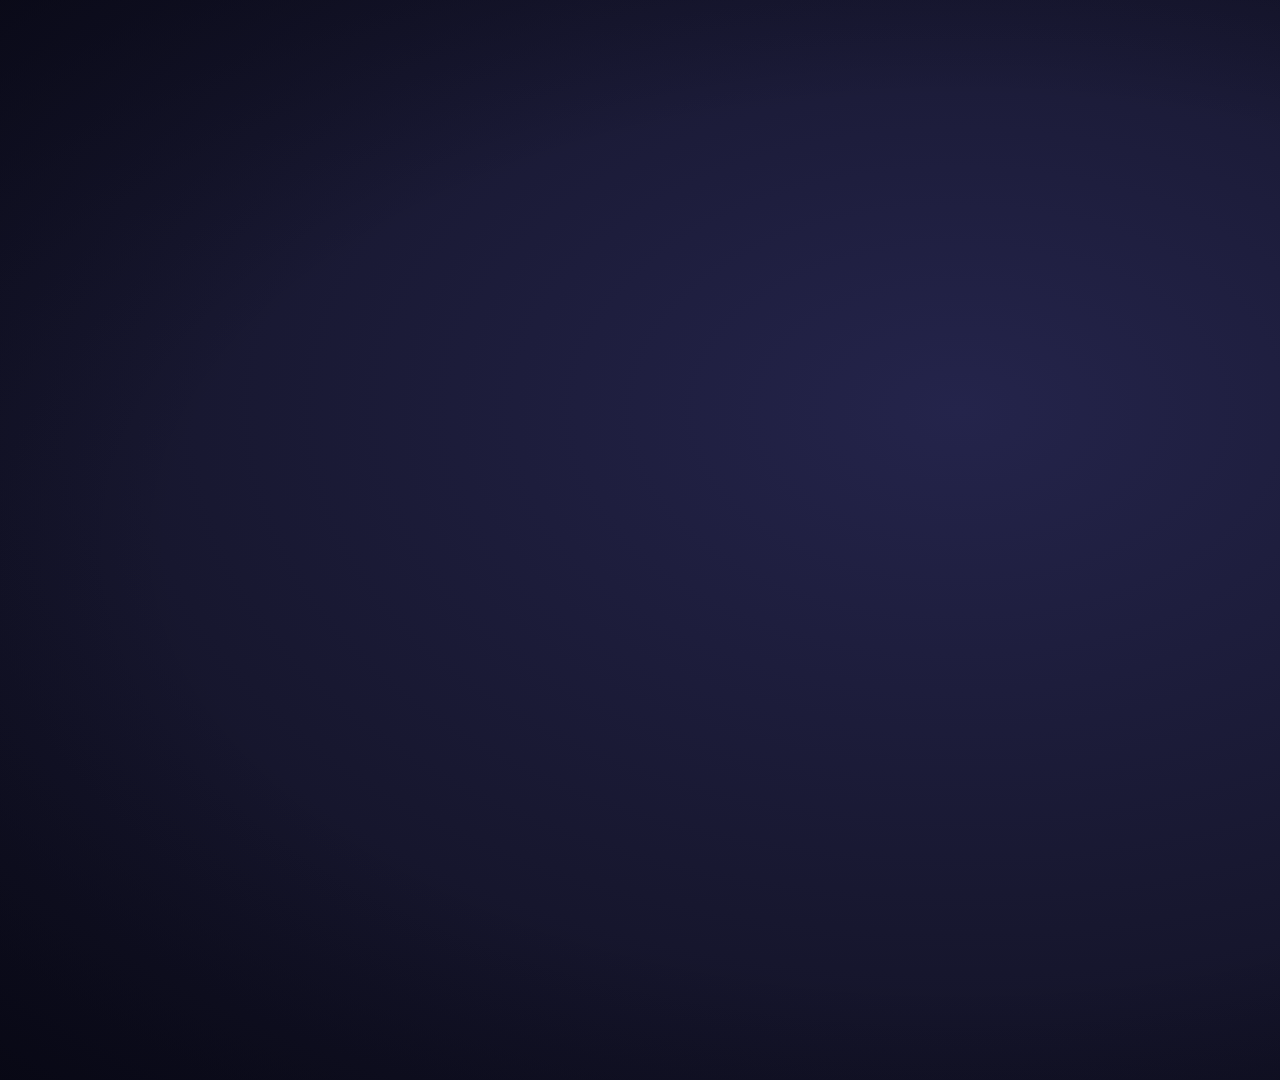
<file: scripts/promo/motion/index.html>
<!doctype html>
<html lang="fr">
<head>
<meta charset="utf-8">
<title>pme-radar · vidéo</title>
<link rel="stylesheet" href="motion.css">
</head>
<body>
<div id="stage">
  <canvas id="bg" width="1920" height="1080"></canvas>
  <canvas id="fx" width="1920" height="1080"></canvas>
  <div id="layer"></div>
  <div id="vignette"></div>
  <div id="fade"></div>
</div>
<script src="motion.js"></script>
</body>
</html>
</file>
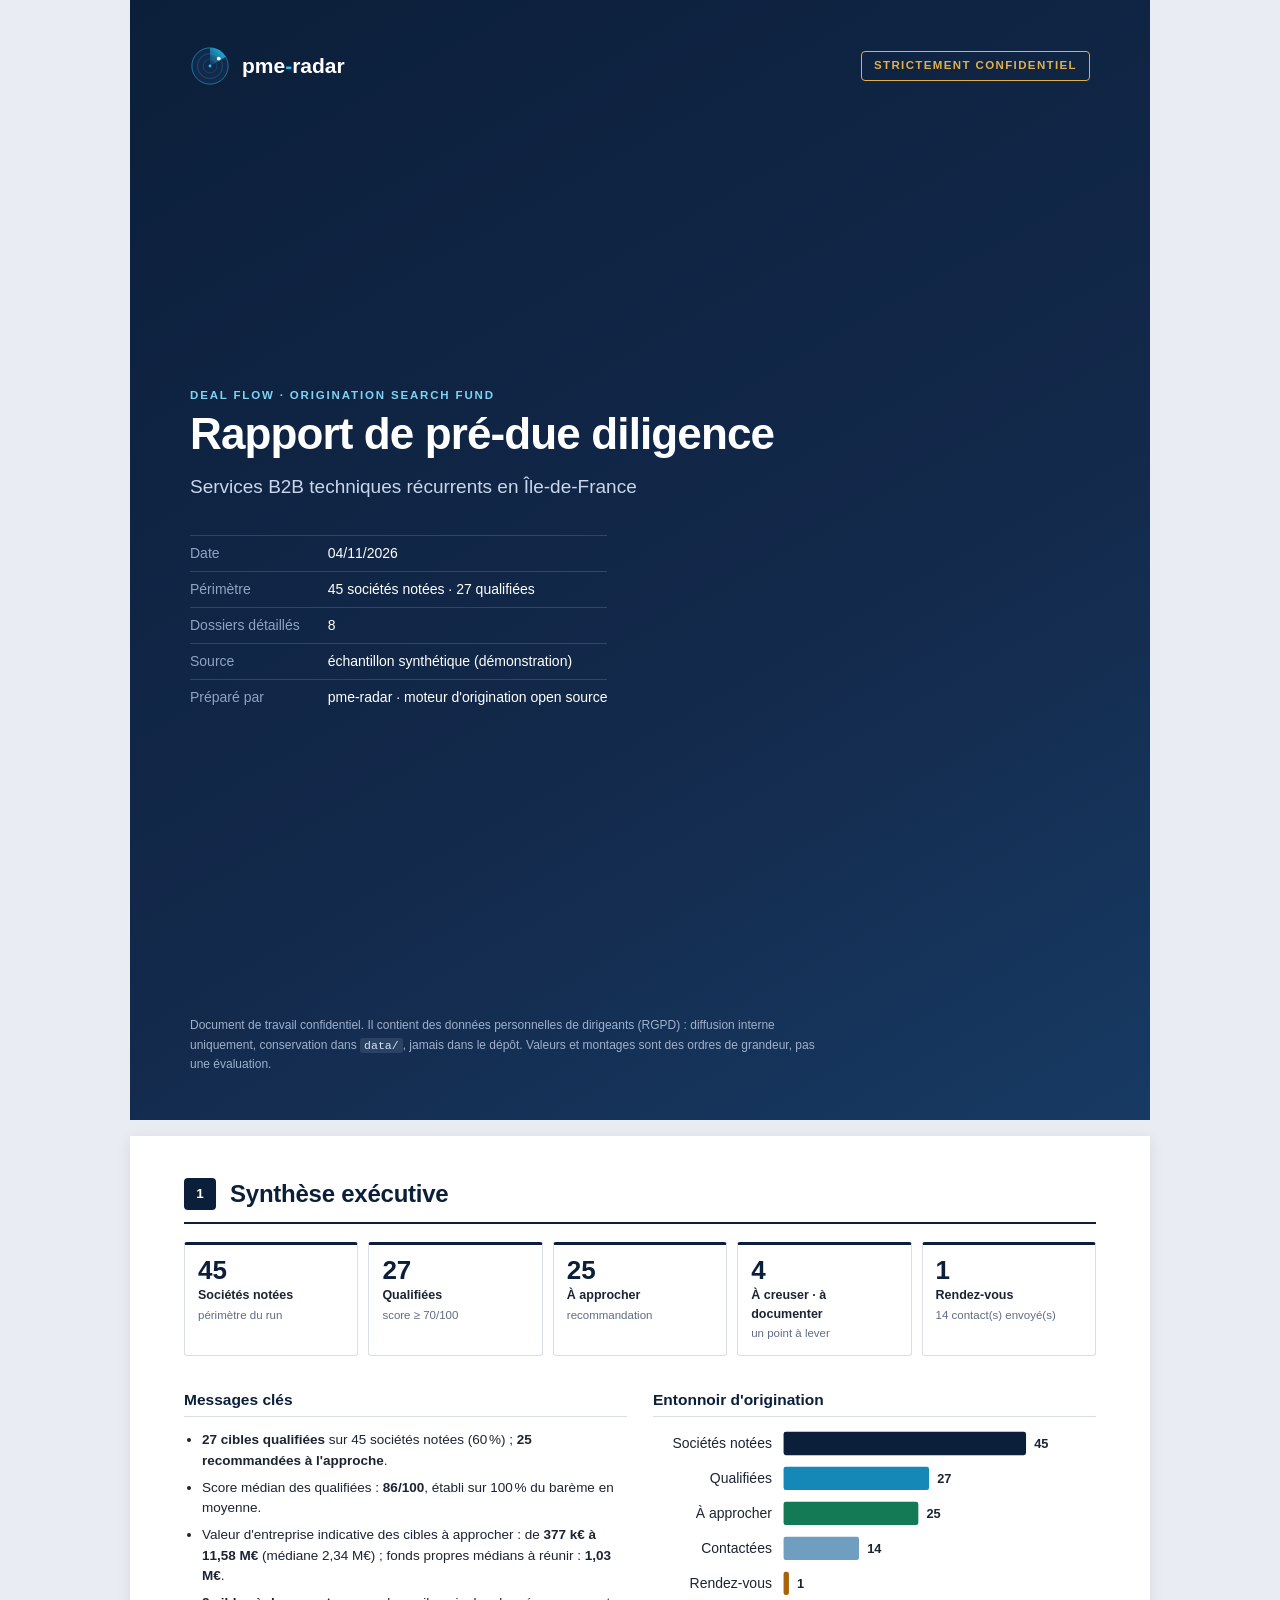
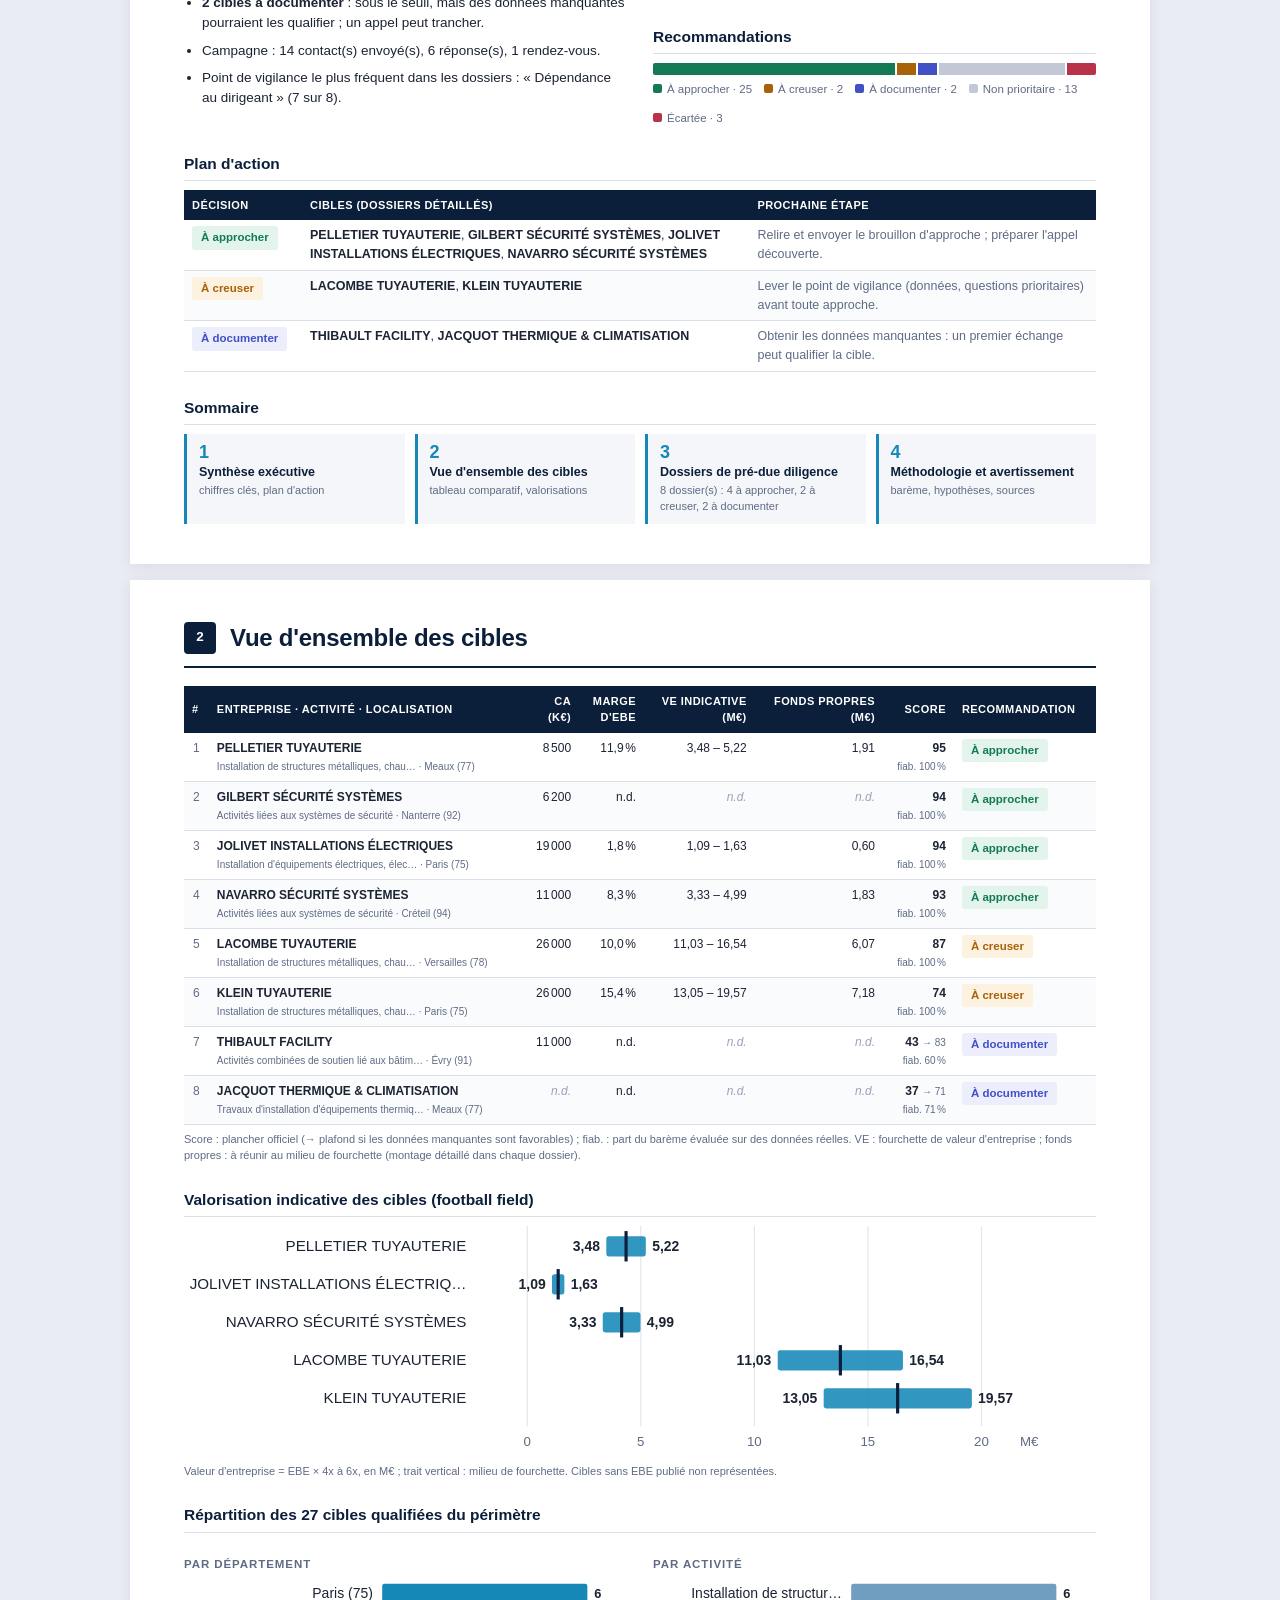
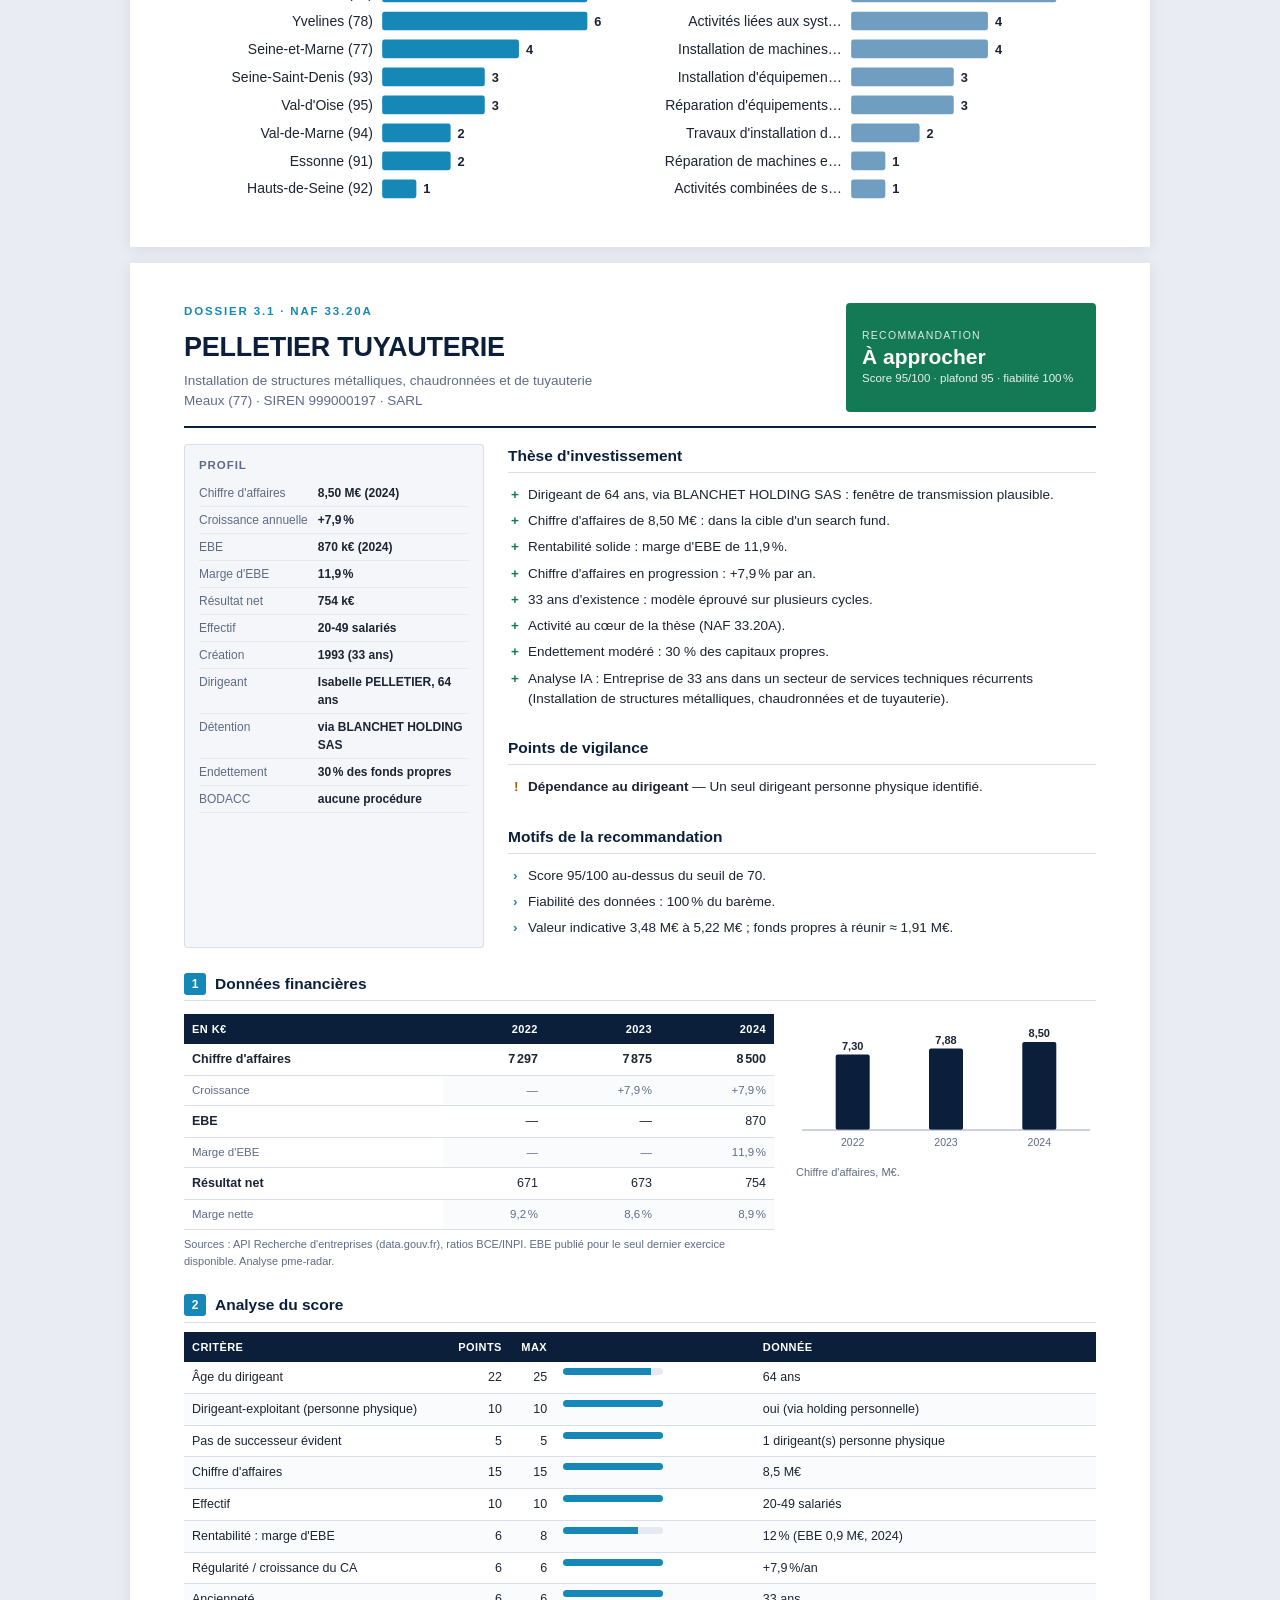
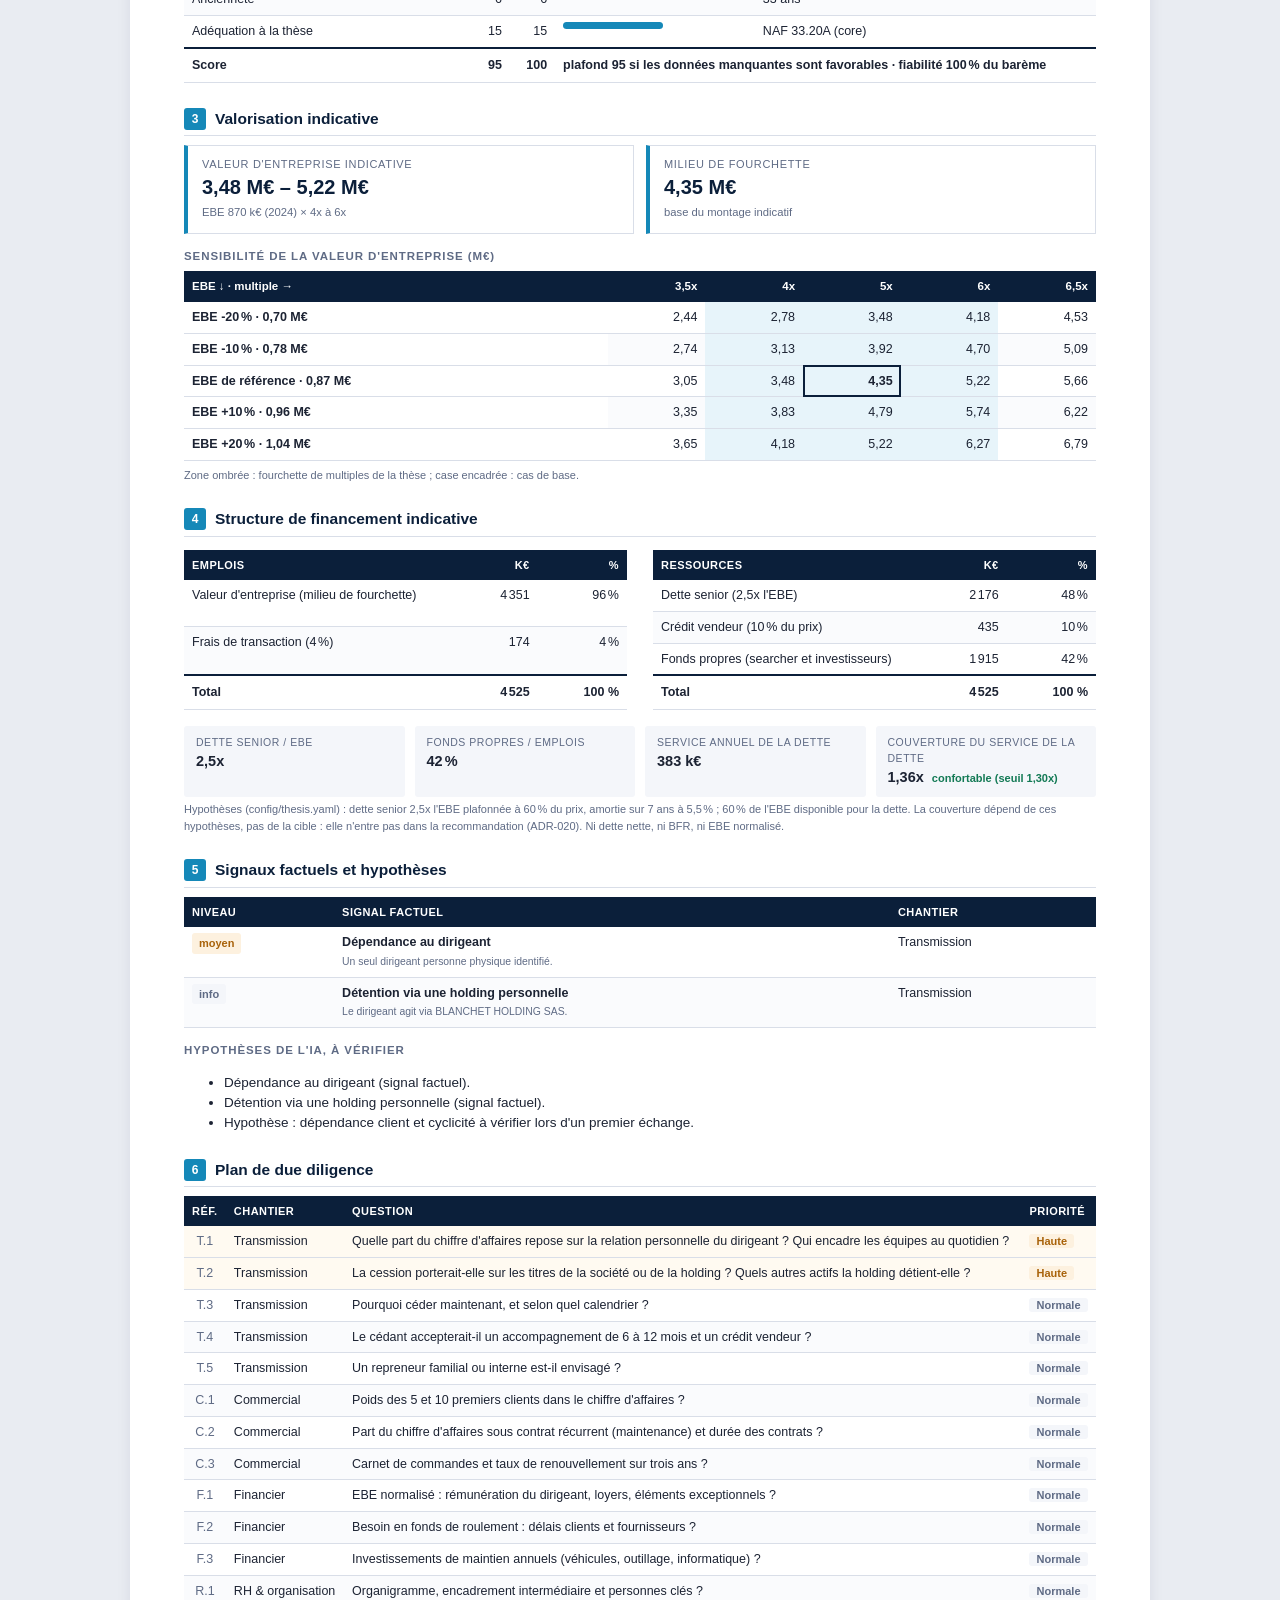
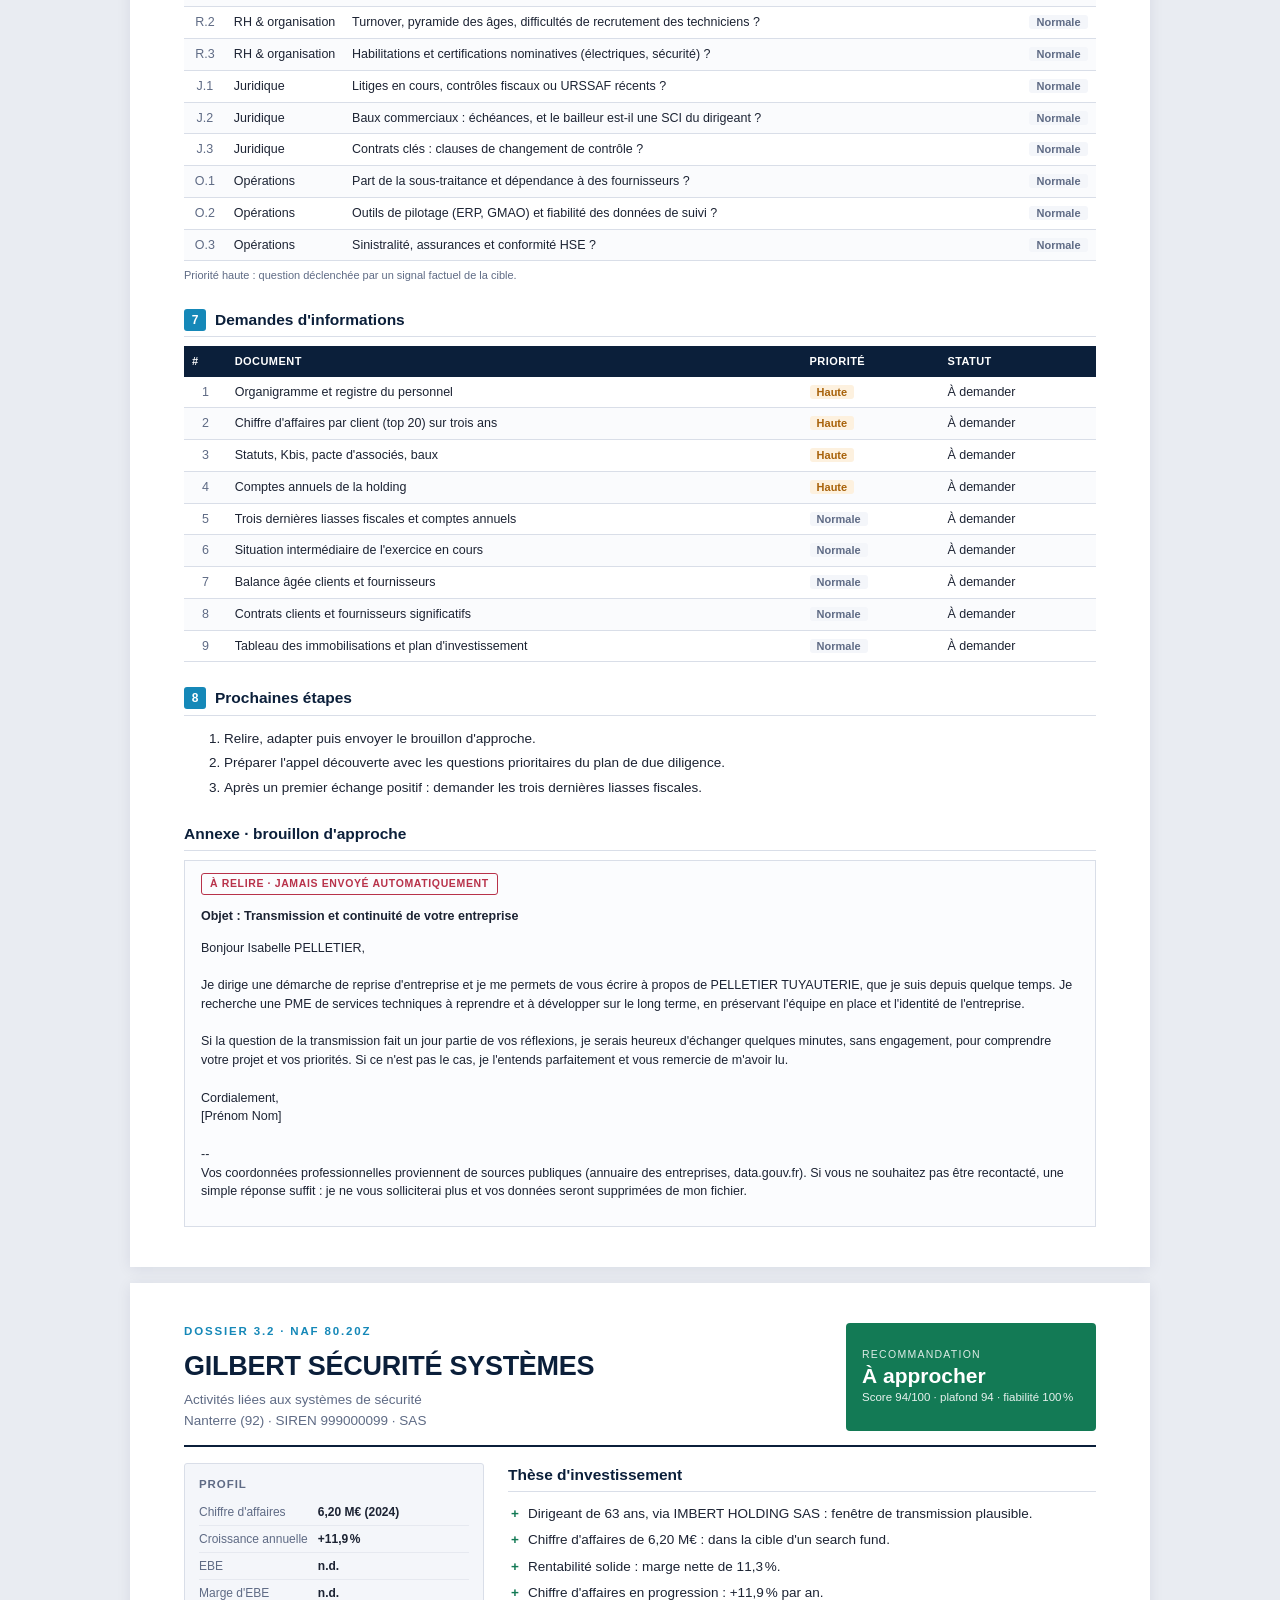
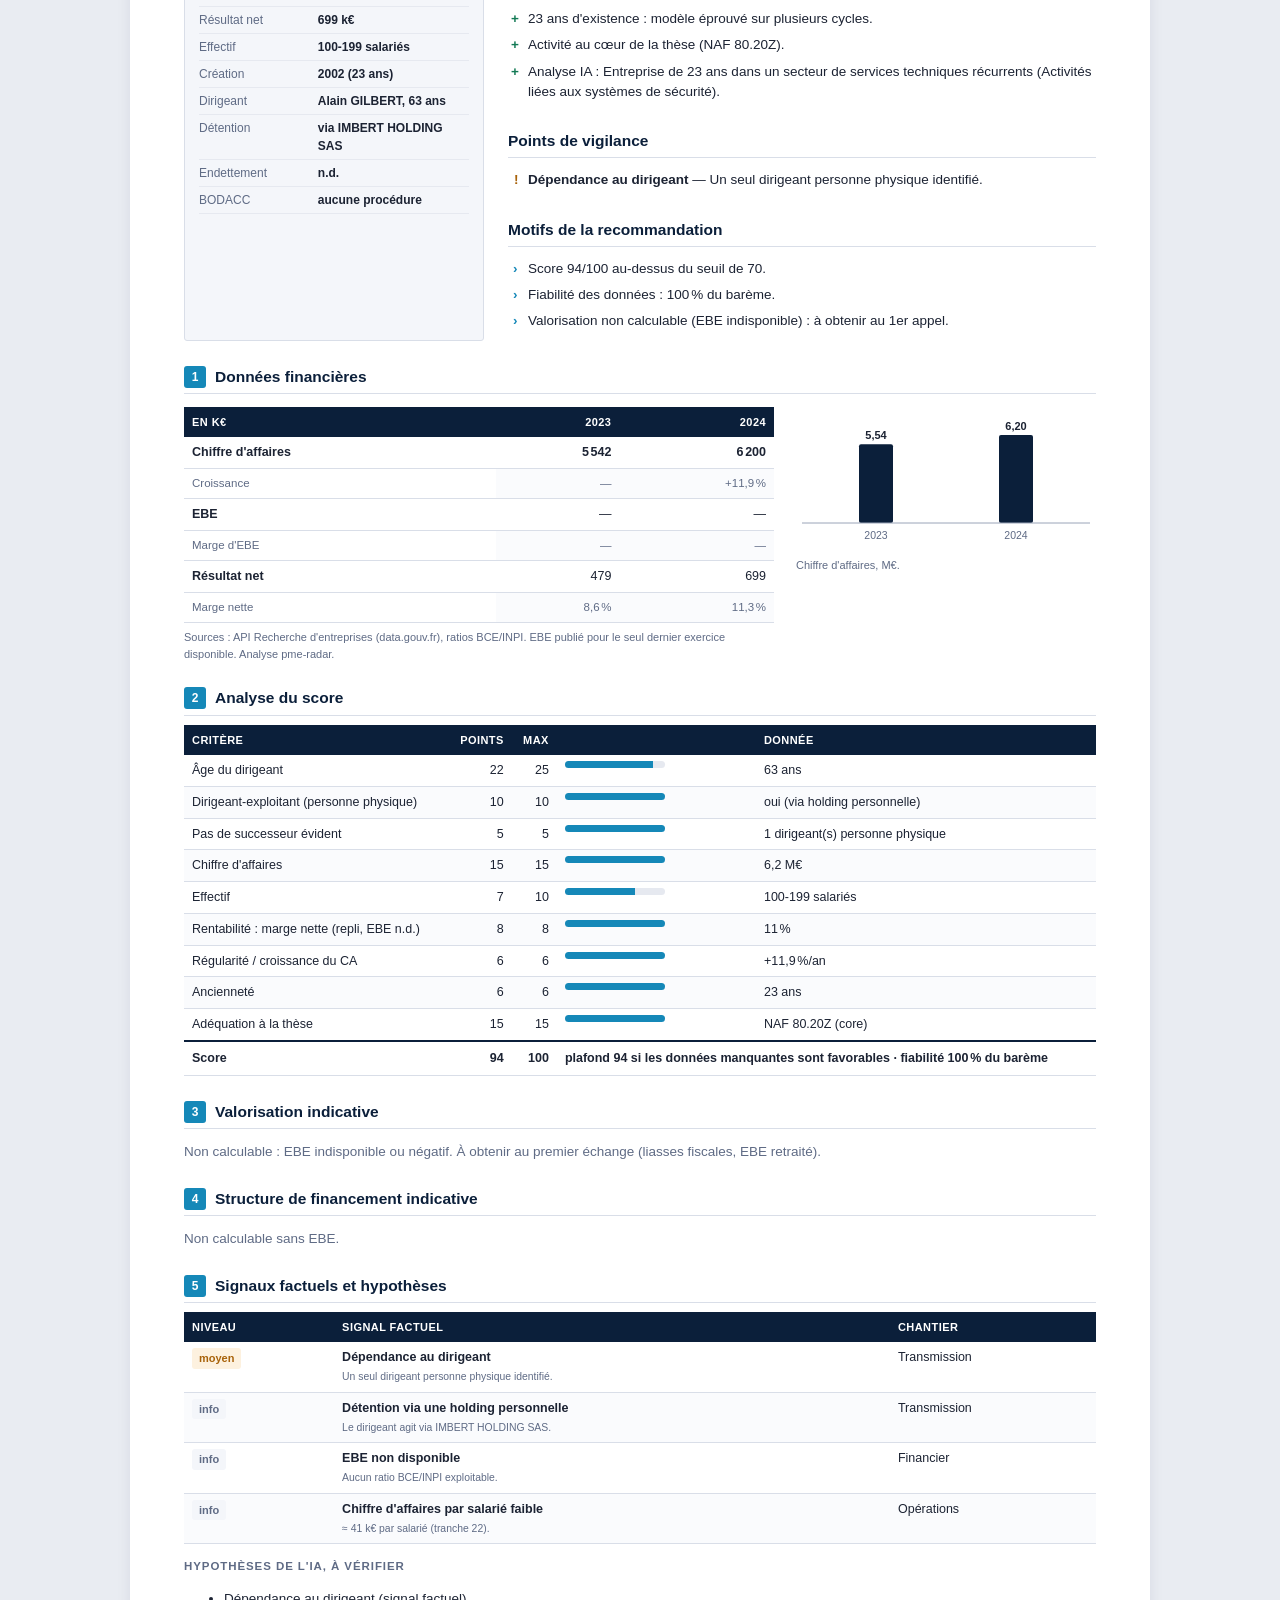
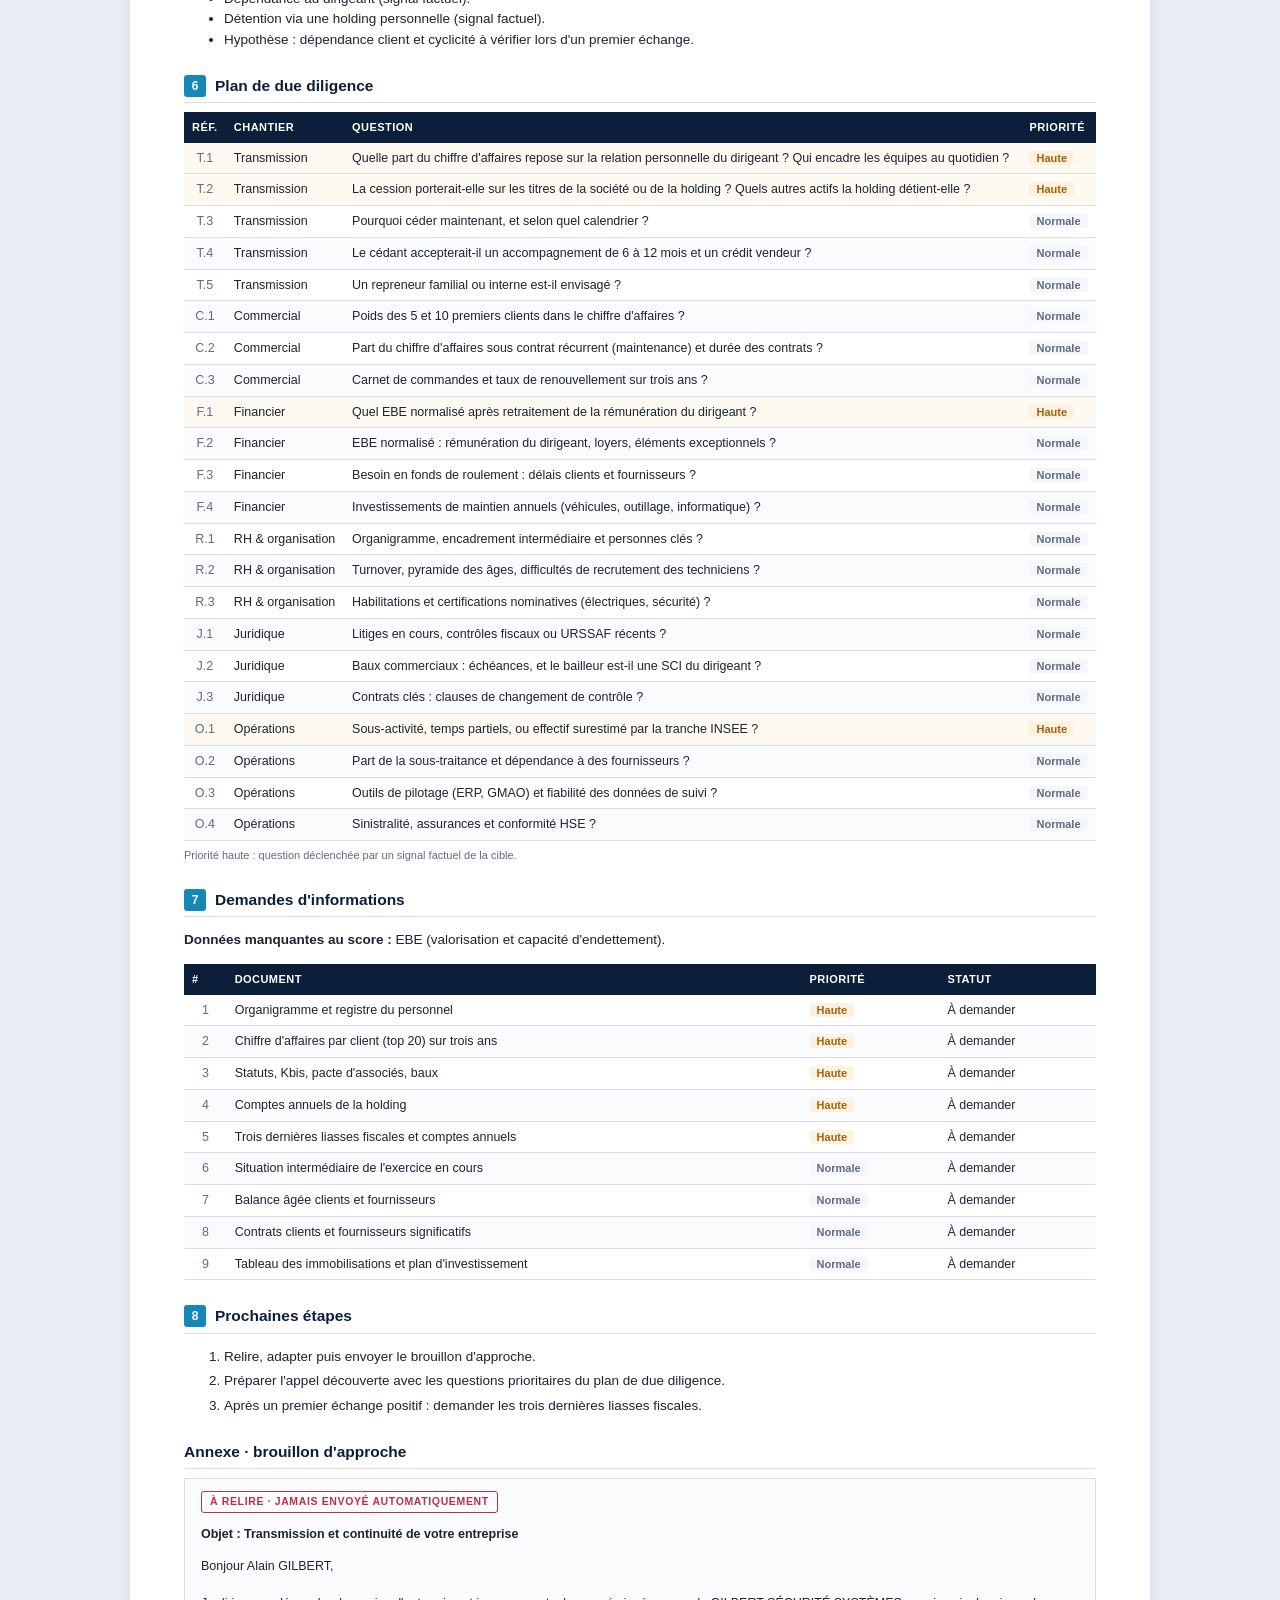
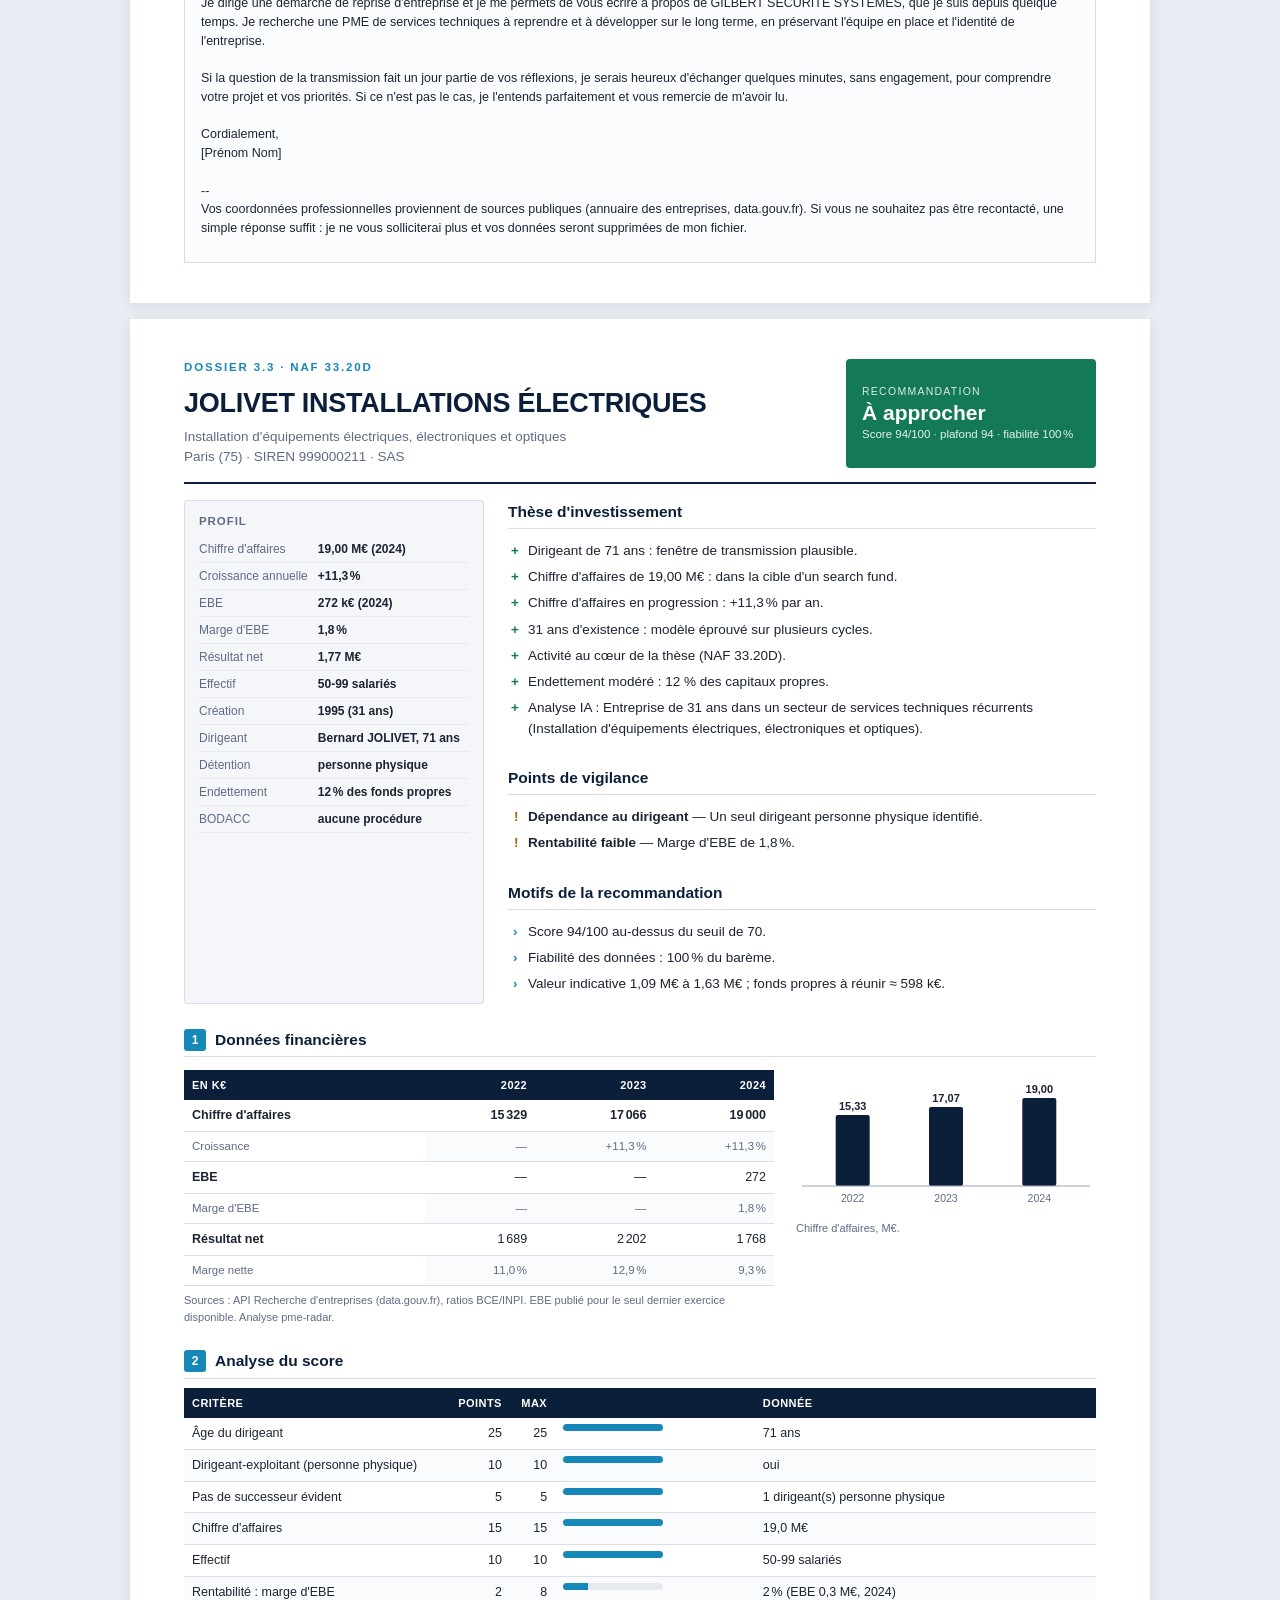
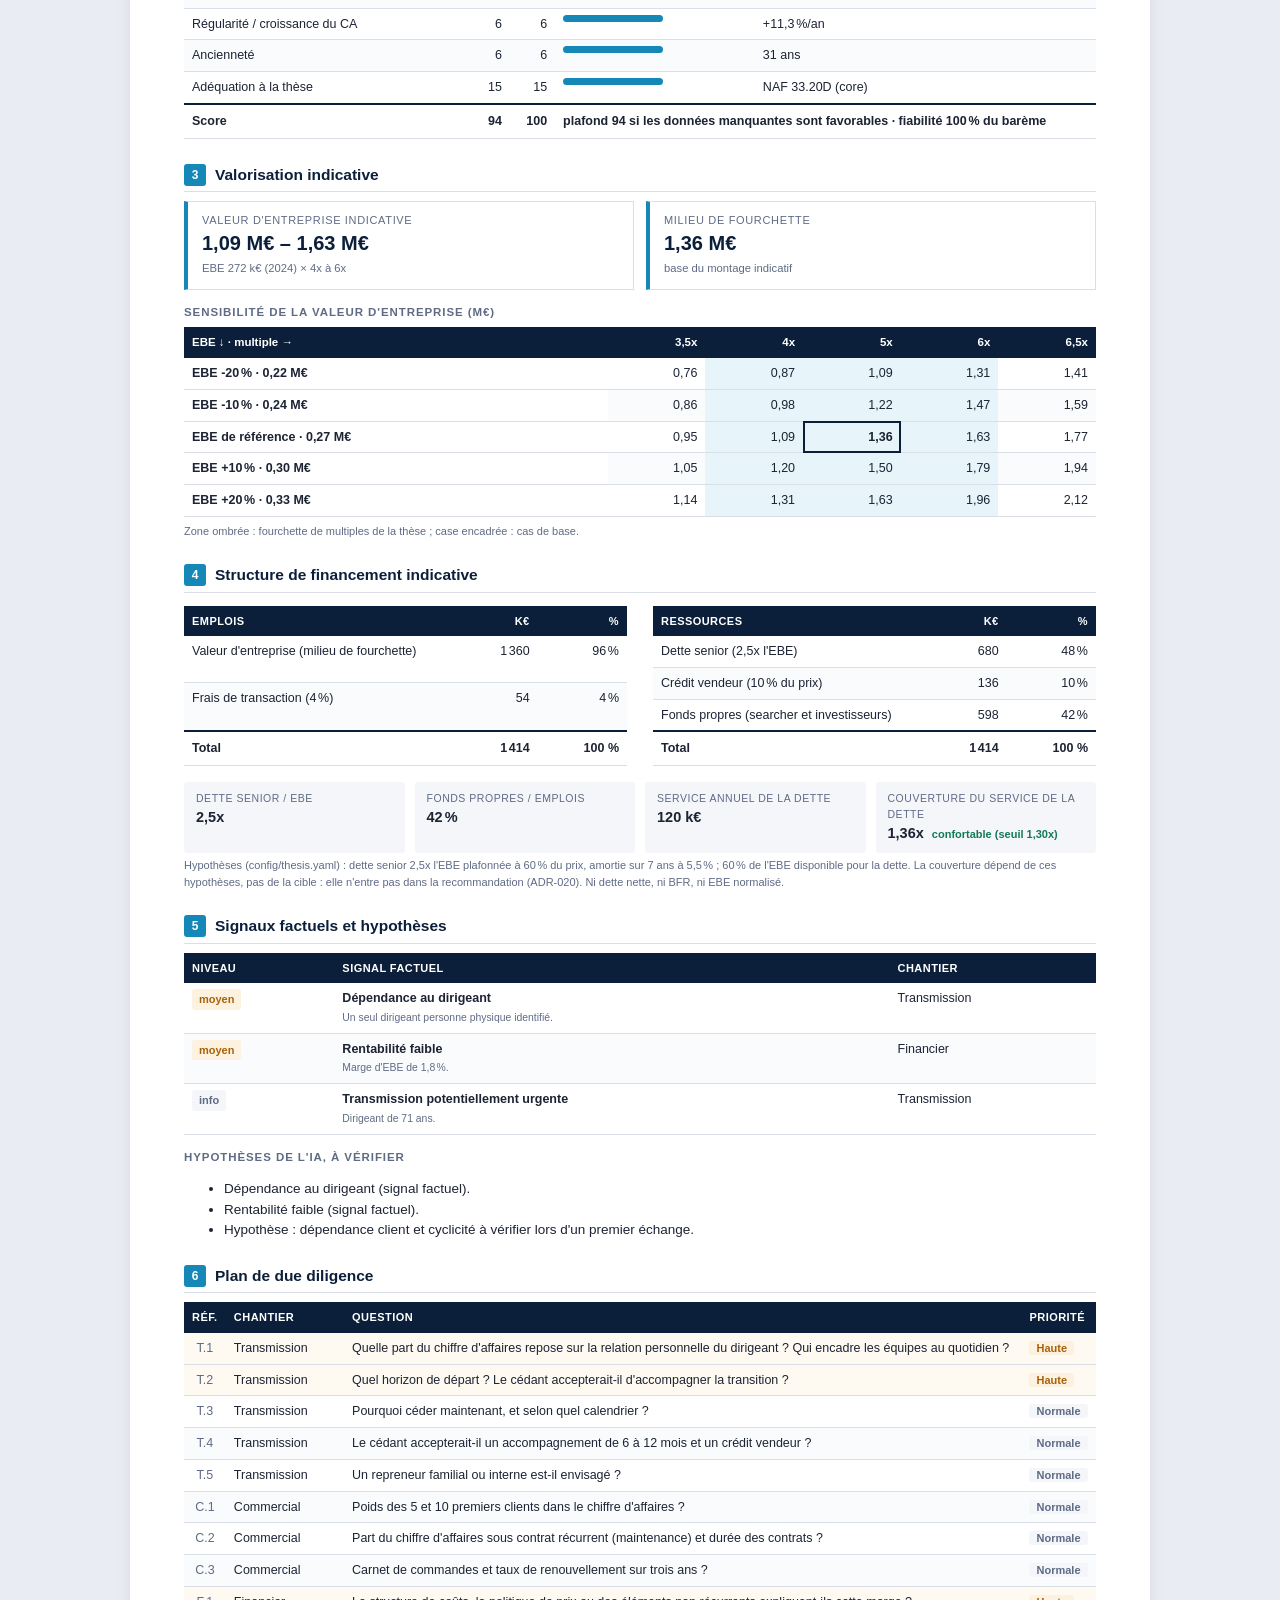
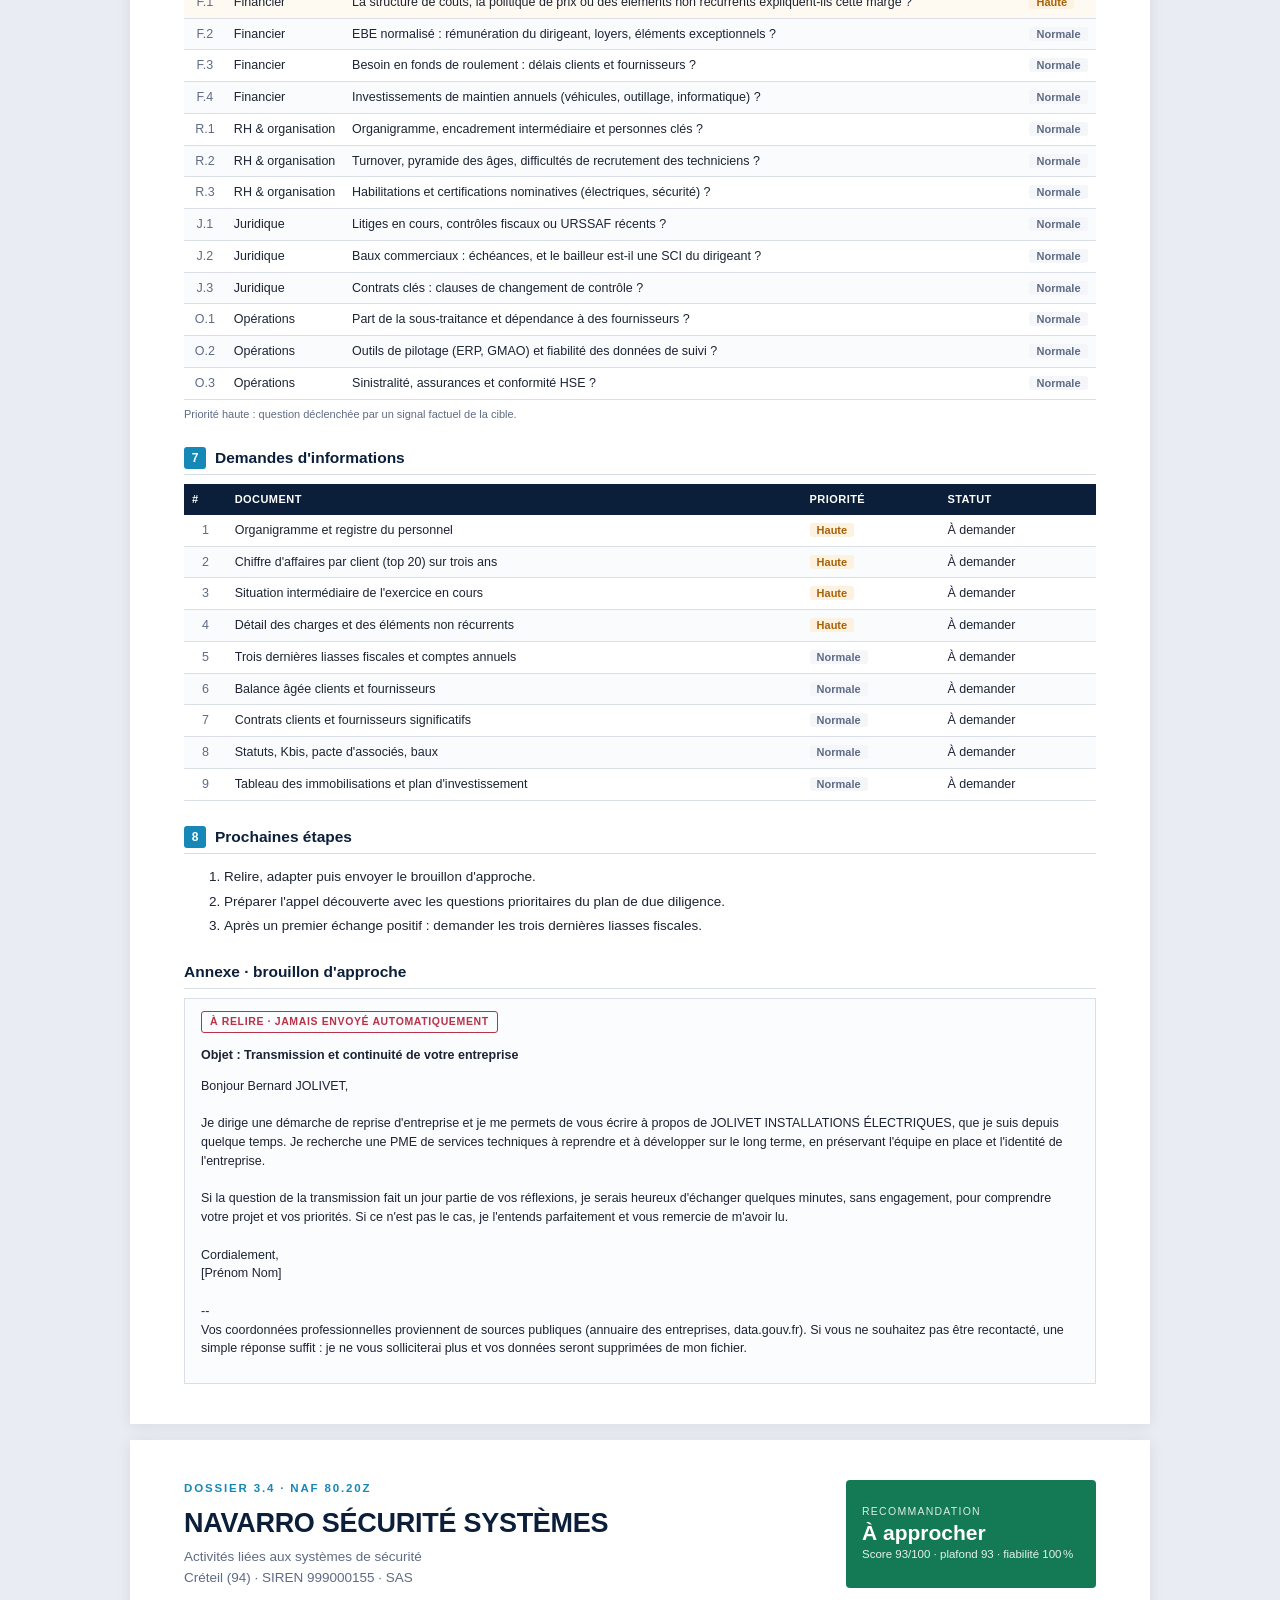
<file: examples/rapport_deal_flow_sample.html>
<!doctype html>
<html lang="fr"><head><meta charset="utf-8"><meta name="viewport" content="width=device-width,initial-scale=1">
<title>Rapport de pré-due diligence · pme-radar</title><style>
:root{--navy:#0b1f3a;--navy2:#13294b;--ink:#1c2333;--muted:#5f6b85;--line:#d9dee8;--soft:#f4f6fa;
--accent:#1588b8;--accent-l:#e7f4fa;--go:#137a55;--go-l:#e3f4ec;--dig:#a8620a;--dig-l:#fdf1df;--doc:#4250c6;
--doc-l:#eceefc;--low:#6a7088;--low-l:#eff1f5;--out:#b8324a;--out-l:#fbe9ec}
*{box-sizing:border-box}html{-webkit-print-color-adjust:exact;print-color-adjust:exact}
body{margin:0;background:#e9ecf2;color:var(--ink);font:13.5px/1.5 Inter,"Helvetica Neue",Helvetica,Arial,sans-serif}
a{color:inherit;text-decoration:none}main{max-width:1020px;margin:0 auto}
.cover{background:linear-gradient(150deg,#0b1f3a 0%,#13294b 60%,#173a63 100%);color:#fff;padding:46px 60px;
min-height:1120px;display:flex;flex-direction:column;justify-content:space-between}
.cover-top{display:flex;justify-content:space-between;align-items:center}
.brand{display:flex;align-items:center;gap:12px;font-size:21px;font-weight:700}.brand i{font-style:normal;color:#25c2f5}
.conf-pill{border:1.5px solid #e2b04a;color:#e2b04a;border-radius:4px;padding:5px 12px;font-size:11.5px;font-weight:700;
letter-spacing:.12em;text-transform:uppercase}
.kicker{font-size:11.5px;font-weight:700;letter-spacing:.16em;text-transform:uppercase;color:var(--accent);margin:0 0 6px}
.cover .kicker{color:#7fd3f2}.cover h1{font-size:44px;line-height:1.1;margin:0 0 14px;letter-spacing:-.02em;font-weight:700}
.thesis{font-size:19px;color:#c9d6ec;margin:0 0 34px}.cover-meta{border-collapse:collapse;font-size:14px}
.cover-meta th{color:#8fa3c4;font-weight:500;text-align:left;padding:7px 28px 7px 0}.cover-meta td{padding:7px 0;color:#fff}
.cover-meta tr{border-top:1px solid rgba(255,255,255,.14)}.cover-bottom{font-size:12px;color:#9fb0cc;max-width:640px;line-height:1.6}
.cover code{color:#cfe3ff;background:rgba(255,255,255,.1)}
.sheet,.dossier{background:#fff;padding:40px 54px;margin:16px 0;box-shadow:0 2px 14px rgba(11,31,58,.08)}
.sec{display:flex;align-items:center;gap:14px;border-bottom:2px solid var(--navy);padding-bottom:10px;margin-bottom:18px}
.sec .num{background:var(--navy);color:#fff;width:32px;height:32px;border-radius:4px;display:grid;place-content:center;font-weight:700}
.sec h2{margin:0;font-size:24px;color:var(--navy);letter-spacing:-.01em}
h3{font-size:15.5px;color:var(--navy);margin:24px 0 9px;padding-bottom:5px;border-bottom:1px solid var(--line)}
h3.first{margin-top:0}h3 .sn{display:inline-grid;place-content:center;width:22px;height:22px;border-radius:3px;
background:var(--accent);color:#fff;font-size:12px;margin-right:9px;vertical-align:1px}
h4{font-size:11.5px;letter-spacing:.08em;text-transform:uppercase;color:var(--muted);margin:14px 0 6px}
.kpis{display:grid;grid-template-columns:repeat(5,1fr);gap:10px;margin-bottom:8px}
.kpi{border:1px solid var(--line);border-top:3px solid var(--navy);padding:11px 13px;border-radius:3px}
.kpi b{display:block;font-size:26px;color:var(--navy);line-height:1.15}.kpi span{display:block;font-weight:600;font-size:12.5px}
.kpi small{color:var(--muted);font-size:11.5px}
.grid2{display:grid;grid-template-columns:1fr 1fr;gap:26px}.key li{margin:7px 0}.key{padding-left:18px}
.toc{display:grid;grid-template-columns:repeat(4,1fr);gap:10px}.toc a{display:block;border-left:3px solid var(--accent);background:var(--soft);padding:9px 12px;break-inside:avoid}
.toc b{display:block;font-size:18px;color:var(--accent);line-height:1.1}.toc span{display:block;font-weight:700;font-size:12.5px;color:var(--navy)}.toc small{display:block;color:var(--muted);font-size:11px}
.chart{width:100%;height:auto;display:block}.small-chart{max-width:300px;margin-left:auto}
.sv-l{font-size:12px;fill:#1c2333}.sv-v,.sv-n{font-size:11px;fill:#1c2333;font-weight:600}.sv-t{font-size:10.5px;fill:#5f6b85}
.sv-b0{fill:#0b1f3a}.sv-b1{fill:#1588b8}.sv-b2{fill:#137a55}.sv-b3{fill:#6f9ec0}.sv-b4{fill:#a8620a}
.sv-grid{stroke:#e4e8ef;stroke-width:1}.sv-axis{stroke:#9aa4b8}.sv-range{fill:#1588b8;opacity:.88}
.sv-mid{stroke:#0b1f3a;stroke-width:2.5}
.stack{display:flex;height:12px;border-radius:2px;overflow:hidden;gap:2px;margin:6px 0}
.stack i{display:block}.bar-go{background:var(--go)}.bar-dig{background:var(--dig)}.bar-doc{background:var(--doc)}
.bar-low{background:#c3c8d6}.bar-out{background:var(--out)}
.legend{display:flex;gap:12px;flex-wrap:wrap;font-size:11.5px;color:var(--muted)}
.lg:before{content:"";display:inline-block;width:9px;height:9px;border-radius:2px;margin-right:5px}
.lg-go:before{background:var(--go)}.lg-dig:before{background:var(--dig)}.lg-doc:before{background:var(--doc)}
.lg-low:before{background:#c3c8d6}.lg-out:before{background:var(--out)}
.tbl{width:100%;border-collapse:collapse;margin:4px 0 6px;font-size:12.5px}
.tbl thead th{background:var(--navy);color:#fff;font-weight:600;font-size:11px;letter-spacing:.04em;text-transform:uppercase;
padding:7px 8px;text-align:left}.tbl td,.tbl tbody th{padding:6px 8px;border-bottom:1px solid var(--line);vertical-align:top;text-align:left}
.tbl tbody th{font-weight:600;color:var(--ink)}.tbl tbody tr:nth-child(even) td{background:#fafbfd}
.tbl tfoot td{border-top:2px solid var(--navy);font-weight:700;padding:7px 8px}.num{text-align:right!important;white-space:nowrap}
.tbl thead th.num{white-space:normal}.pipe td{font-size:12px}.c{text-align:center!important;color:var(--muted)}.tbl small{color:var(--muted)}.nd{color:#9aa4b8;font-style:italic}
.fin tr.strong td,.fin tr.strong th{font-weight:700}.fin tr.sub td,.fin tr.sub th{color:var(--muted);font-weight:400;font-size:11.5px}
.grid-fin{display:grid;grid-template-columns:1fr 300px;gap:22px;align-items:start}
.note{font-size:11px;color:var(--muted);margin:4px 0 0}.muted{color:var(--muted)}
.reco{display:inline-block;padding:3px 9px;border-radius:3px;font-size:11.5px;font-weight:700;white-space:nowrap}
.reco-go{background:var(--go-l);color:var(--go)}.reco-dig{background:var(--dig-l);color:var(--dig)}
.reco-doc{background:var(--doc-l);color:var(--doc)}.reco-low{background:var(--low-l);color:var(--low)}
.reco-out{background:var(--out-l);color:var(--out)}
.dhead{display:flex;gap:20px;align-items:stretch;border-bottom:2px solid var(--navy);padding-bottom:14px;margin-bottom:16px}
.dtitle{flex:1}.dtitle h2{margin:0;font-size:27px;color:var(--navy);letter-spacing:-.01em}.sub{margin:4px 0 0;color:var(--muted)}
.rating{min-width:250px;border-radius:4px;padding:11px 16px;display:flex;flex-direction:column;justify-content:center}
.rating span{font-size:10.5px;letter-spacing:.12em;text-transform:uppercase;opacity:.85}.rating b{font-size:21px;line-height:1.25}
.rating small{font-size:11.5px;opacity:.9}.rating-go{background:var(--go);color:#fff}.rating-dig{background:var(--dig);color:#fff}
.rating-doc{background:var(--doc);color:#fff}.rating-low{background:#7a8098;color:#fff}.rating-out{background:var(--out);color:#fff}
.grid-profile{display:grid;grid-template-columns:300px 1fr;gap:24px}
.facts{background:var(--soft);border:1px solid var(--line);border-radius:3px;padding:12px 14px}.facts h4{margin-top:0}
.facts table{width:100%;border-collapse:collapse;font-size:12px}.facts th{color:var(--muted);font-weight:500;text-align:left;
padding:4px 6px 4px 0;vertical-align:top;width:44%}.facts td{padding:4px 0;font-weight:600}.facts tr{border-bottom:1px solid #e6e9f0}
ul.pos,ul.neg,ul.plain{padding-left:0;list-style:none;margin:6px 0}ul.pos li,ul.neg li,ul.plain li{padding:3px 0 3px 20px;position:relative}
ul.pos li:before{content:"+";position:absolute;left:3px;color:var(--go);font-weight:800}
ul.neg li:before{content:"!";position:absolute;left:6px;color:var(--dig);font-weight:800}
ul.plain li:before{content:"›";position:absolute;left:5px;color:var(--accent);font-weight:800}
.meter{display:block;height:7px;background:#e6e9f0;border-radius:4px;overflow:hidden;width:100px}
.meter i{display:block;height:100%;background:var(--accent)}.score tr.missing td{color:var(--muted)}
.score tr.pen td{color:var(--out)}.tag-doc{font-size:10px;color:var(--doc);background:var(--doc-l);padding:1px 6px;border-radius:3px;font-weight:700}
.valbox{display:grid;grid-template-columns:1fr 1fr;gap:12px;margin-bottom:6px}.valbox>div{border:1px solid var(--line);
border-left:4px solid var(--accent);padding:10px 14px}.valbox span{display:block;font-size:11px;letter-spacing:.06em;
text-transform:uppercase;color:var(--muted)}.valbox b{display:block;font-size:20px;color:var(--navy)}.valbox small{color:var(--muted)}
.sens thead th{text-transform:none;letter-spacing:0;font-size:11.5px}.sens td.band{background:var(--accent-l)!important}.sens td.base{outline:2px solid var(--navy);outline-offset:-2px;font-weight:700}
.su td:first-child{width:62%}.credit{display:grid;grid-template-columns:repeat(4,1fr);gap:10px;margin:10px 0 4px}
.credit div{background:var(--soft);padding:9px 12px;border-radius:3px}.credit>div>span{display:block;font-size:10.5px;color:var(--muted);
text-transform:uppercase;letter-spacing:.05em}.credit b span{font-size:11px;margin-left:4px}.credit b{font-size:14.5px}.pos-txt{color:var(--go);font-weight:600}.neg-txt{color:var(--out);font-weight:600}
.lvl{display:inline-block;padding:2px 7px;border-radius:3px;font-size:11px;font-weight:700}.lvl-high{background:var(--out-l);color:var(--out)}
.lvl-mid{background:var(--dig-l);color:var(--dig)}.lvl-info{background:var(--soft);color:var(--muted)}
.prio{font-size:11px;font-weight:700;padding:1px 7px;border-radius:3px}.prio-h{background:var(--dig-l);color:var(--dig)}
.prio-n{background:var(--soft);color:var(--muted)}.dd tr.hi td{background:#fffaf1!important}
.steps li{margin:4px 0}.mail{border:1px solid var(--line);padding:12px 16px;font-size:12.5px;background:#fbfcfe}
.stampx{display:inline-block;color:var(--out);border:1.5px solid var(--out);border-radius:3px;padding:2px 8px;font-size:10.5px;
font-weight:800;letter-spacing:.06em;text-transform:uppercase}
.compact td{padding:4px 8px}.gloss dt{font-weight:700;font-size:12.5px;margin-top:5px}.gloss dd{margin:0 0 3px;color:var(--muted);font-size:12px}
.disclaimer{font-size:11.5px;color:var(--muted);text-align:justify}ul.src{padding-left:16px;margin:4px 0;font-size:12px}
code{font:11.5px ui-monospace,Menlo,Consolas,monospace;background:var(--soft);padding:1px 4px;border-radius:3px}.actions td:first-child{width:118px}.actions td:last-child{width:38%;color:var(--muted)}
@page{size:A4;margin:12mm 12mm 16mm;@bottom-left{content:"pme-radar · Strictement confidentiel";font:9px Inter,Arial,sans-serif;color:#7a849a}
@bottom-right{content:counter(page) " / " counter(pages);font:9px Inter,Arial,sans-serif;color:#7a849a}}
@page:first{margin:0;@bottom-left{content:none}@bottom-right{content:none}}
@media print{body{background:#fff;font-size:11.5px}main{max-width:none}.sheet,.dossier{box-shadow:none;margin:0;padding:0}
.cover{min-height:297mm;break-after:page;padding:20mm 18mm}.sheet,.dossier{break-before:page}
.fin,.su,.sens,.score,.irl,.sig,.compact,.facts,.valbox,.credit,.mail,.kpi,.rating,.actions,svg{break-inside:avoid}thead{display:table-header-group}tr{break-inside:avoid}h3,h4{break-after:avoid}
.grid-profile{grid-template-columns:62mm 1fr}}
</style></head><body><main><section class="cover">
<div class="cover-top"><div class="brand"><svg viewBox="0 0 128 128" width="40" height="40" aria-hidden="true"><defs><linearGradient id="rs" x1="64" y1="64" x2="108" y2="18" gradientUnits="userSpaceOnUse"><stop offset="0" stop-color="#25c2f5" stop-opacity="0"/><stop offset="1" stop-color="#25c2f5" stop-opacity=".9"/></linearGradient></defs><circle cx="64" cy="64" r="60" fill="#13294b"/><g fill="none" stroke="#25c2f5"><circle cx="64" cy="64" r="58" stroke-opacity=".5" stroke-width="3"/><circle cx="64" cy="64" r="40" stroke-opacity=".3" stroke-width="2.5"/><circle cx="64" cy="64" r="22" stroke-opacity=".25" stroke-width="2"/></g><path d="M64 64 L64 6 A58 58 0 0 1 114.23 35 Z" fill="url(#rs)"/><circle cx="92" cy="40" r="6" fill="#fff"/><circle cx="64" cy="64" r="4.5" fill="#25c2f5"/></svg><span>pme<i>-</i>radar</span></div>
<span class="conf-pill">Strictement confidentiel</span></div>
<div class="cover-mid"><p class="kicker">Deal flow · Origination search fund</p>
<h1>Rapport de pré-due diligence</h1><p class="thesis">Services B2B techniques récurrents en Île-de-France</p>
<table class="cover-meta"><tr><th>Date</th><td>04/11/2026</td></tr>
<tr><th>Périmètre</th><td>45 sociétés notées · 27 qualifiées</td></tr>
<tr><th>Dossiers détaillés</th><td>8</td></tr><tr><th>Source</th><td>échantillon synthétique (démonstration)</td></tr>
<tr><th>Préparé par</th><td>pme-radar · moteur d'origination open source</td></tr></table></div>
<div class="cover-bottom">Document de travail confidentiel. Il contient des données personnelles de
dirigeants (RGPD) : diffusion interne uniquement, conservation dans <code>data/</code>, jamais dans
le dépôt. Valeurs et montages sont des ordres de grandeur, pas une évaluation.</div></section><section class="sheet" id="synthese">
<header class="sec"><span class="num">1</span><h2>Synthèse exécutive</h2></header>
<div class="kpis"><div class="kpi"><b>45</b><span>Sociétés notées</span><small>périmètre du run</small></div><div class="kpi"><b>27</b><span>Qualifiées</span><small>score ≥ 70/100</small></div><div class="kpi"><b>25</b><span>À approcher</span><small>recommandation</small></div><div class="kpi"><b>4</b><span>À creuser · à documenter</span><small>un point à lever</small></div><div class="kpi"><b>1</b><span>Rendez-vous</span><small>14 contact(s) envoyé(s)</small></div></div>
<div class="grid2"><div><h3>Messages clés</h3><ul class="key"><li><b>27 cibles qualifiées</b> sur 45 sociétés notées (60 %) ; <b>25 recommandées à l'approche</b>.</li><li>Score médian des qualifiées : <b>86/100</b>, établi sur 100 % du barème en moyenne.</li><li>Valeur d'entreprise indicative des cibles à approcher : de <b>377 k€ à 11,58 M€</b> (médiane 2,34 M€) ; fonds propres médians à réunir : <b>1,03 M€</b>.</li><li><b>2 cibles à documenter</b> : sous le seuil, mais des données manquantes pourraient les qualifier ; un appel peut trancher.</li><li>Campagne : 14 contact(s) envoyé(s), 6 réponse(s), 1 rendez-vous.</li><li>Point de vigilance le plus fréquent dans les dossiers : « Dépendance au dirigeant » (7 sur 8).</li></ul></div>
<div><h3>Entonnoir d'origination</h3><svg viewBox="0 0 380 150" class="chart"><text x="102" y="19" text-anchor="end" class="sv-l">Sociétés notées</text><rect x="112" y="5" width="208.0" height="20" rx="2" class="sv-b0"/><text x="327.0" y="19" class="sv-v">45</text><text x="102" y="49" text-anchor="end" class="sv-l">Qualifiées</text><rect x="112" y="35" width="124.8" height="20" rx="2" class="sv-b1"/><text x="243.8" y="49" class="sv-v">27</text><text x="102" y="79" text-anchor="end" class="sv-l">À approcher</text><rect x="112" y="65" width="115.6" height="20" rx="2" class="sv-b2"/><text x="234.6" y="79" class="sv-v">25</text><text x="102" y="109" text-anchor="end" class="sv-l">Contactées</text><rect x="112" y="95" width="64.7" height="20" rx="2" class="sv-b3"/><text x="183.7" y="109" class="sv-v">14</text><text x="102" y="139" text-anchor="end" class="sv-l">Rendez-vous</text><rect x="112" y="125" width="4.6" height="20" rx="2" class="sv-b4"/><text x="123.6" y="139" class="sv-v">1</text></svg>
<h3>Recommandations</h3><div class="stack"><i class="bar-go" style="flex:25"></i><i class="bar-dig" style="flex:2"></i><i class="bar-doc" style="flex:2"></i><i class="bar-low" style="flex:13"></i><i class="bar-out" style="flex:3"></i></div><div class="legend"><span class="lg lg-go">À approcher · 25</span><span class="lg lg-dig">À creuser · 2</span><span class="lg lg-doc">À documenter · 2</span><span class="lg lg-low">Non prioritaire · 13</span><span class="lg lg-out">Écartée · 3</span></div></div></div>
<h3>Plan d'action</h3><table class="tbl actions"><thead><tr><th>Décision</th><th>Cibles (dossiers détaillés)</th><th>Prochaine étape</th></tr></thead><tbody><tr><td><span class="reco reco-go">À approcher</span></td><td><a href="#d-999000197"><b>PELLETIER TUYAUTERIE</b></a>, <a href="#d-999000099"><b>GILBERT SÉCURITÉ SYSTÈMES</b></a>, <a href="#d-999000211"><b>JOLIVET INSTALLATIONS ÉLECTRIQUES</b></a>, <a href="#d-999000155"><b>NAVARRO SÉCURITÉ SYSTÈMES</b></a></td><td>Relire et envoyer le brouillon d'approche ; préparer l'appel découverte.</td></tr><tr><td><span class="reco reco-dig">À creuser</span></td><td><a href="#d-999000281"><b>LACOMBE TUYAUTERIE</b></a>, <a href="#d-999000092"><b>KLEIN TUYAUTERIE</b></a></td><td>Lever le point de vigilance (données, questions prioritaires) avant toute approche.</td></tr><tr><td><span class="reco reco-doc">À documenter</span></td><td><a href="#d-999000309"><b>THIBAULT FACILITY</b></a>, <a href="#d-999000134"><b>JACQUOT THERMIQUE &amp; CLIMATISATION</b></a></td><td>Obtenir les données manquantes : un premier échange peut qualifier la cible.</td></tr></tbody></table><h3>Sommaire</h3><nav class="toc"><a href="#synthese"><b>1</b><span>Synthèse exécutive</span><small>chiffres clés, plan d'action</small></a><a href="#pipeline"><b>2</b><span>Vue d'ensemble des cibles</span><small>tableau comparatif, valorisations</small></a><a href="#d-999000197"><b>3</b><span>Dossiers de pré-due diligence</span><small>8 dossier(s) : 4 à approcher, 2 à creuser, 2 à documenter</small></a><a href="#methode"><b>4</b><span>Méthodologie et avertissement</span><small>barème, hypothèses, sources</small></a></nav></section><section class="sheet" id="pipeline">
<header class="sec"><span class="num">2</span><h2>Vue d'ensemble des cibles</h2></header>
<table class="tbl pipe"><thead><tr><th>#</th><th>Entreprise · activité · localisation</th>
<th class=num>CA<br>(k€)</th><th class=num>Marge<br>d'EBE</th><th class=num>VE indicative<br>(M€)</th>
<th class=num>Fonds propres<br>(M€)</th><th class=num>Score</th><th>Recommandation</th></tr></thead>
<tbody><tr><td class="c">1</td><td><a href="#d-999000197"><b>PELLETIER TUYAUTERIE</b></a><br><small>Installation de structures métalliques, chau… · Meaux (77)</small></td><td class=num>8 500</td><td class=num>11,9 %</td><td class=num>3,48 – 5,22</td><td class=num>1,91</td><td class=num><b>95</b><br><small>fiab. 100 %</small></td><td><span class="reco reco-go">À approcher</span></td></tr><tr><td class="c">2</td><td><a href="#d-999000099"><b>GILBERT SÉCURITÉ SYSTÈMES</b></a><br><small>Activités liées aux systèmes de sécurité · Nanterre (92)</small></td><td class=num>6 200</td><td class=num>n.d.</td><td class=num><span class="nd">n.d.</span></td><td class=num><span class="nd">n.d.</span></td><td class=num><b>94</b><br><small>fiab. 100 %</small></td><td><span class="reco reco-go">À approcher</span></td></tr><tr><td class="c">3</td><td><a href="#d-999000211"><b>JOLIVET INSTALLATIONS ÉLECTRIQUES</b></a><br><small>Installation d&#x27;équipements électriques, élec… · Paris (75)</small></td><td class=num>19 000</td><td class=num>1,8 %</td><td class=num>1,09 – 1,63</td><td class=num>0,60</td><td class=num><b>94</b><br><small>fiab. 100 %</small></td><td><span class="reco reco-go">À approcher</span></td></tr><tr><td class="c">4</td><td><a href="#d-999000155"><b>NAVARRO SÉCURITÉ SYSTÈMES</b></a><br><small>Activités liées aux systèmes de sécurité · Créteil (94)</small></td><td class=num>11 000</td><td class=num>8,3 %</td><td class=num>3,33 – 4,99</td><td class=num>1,83</td><td class=num><b>93</b><br><small>fiab. 100 %</small></td><td><span class="reco reco-go">À approcher</span></td></tr><tr><td class="c">5</td><td><a href="#d-999000281"><b>LACOMBE TUYAUTERIE</b></a><br><small>Installation de structures métalliques, chau… · Versailles (78)</small></td><td class=num>26 000</td><td class=num>10,0 %</td><td class=num>11,03 – 16,54</td><td class=num>6,07</td><td class=num><b>87</b><br><small>fiab. 100 %</small></td><td><span class="reco reco-dig">À creuser</span></td></tr><tr><td class="c">6</td><td><a href="#d-999000092"><b>KLEIN TUYAUTERIE</b></a><br><small>Installation de structures métalliques, chau… · Paris (75)</small></td><td class=num>26 000</td><td class=num>15,4 %</td><td class=num>13,05 – 19,57</td><td class=num>7,18</td><td class=num><b>74</b><br><small>fiab. 100 %</small></td><td><span class="reco reco-dig">À creuser</span></td></tr><tr><td class="c">7</td><td><a href="#d-999000309"><b>THIBAULT FACILITY</b></a><br><small>Activités combinées de soutien lié aux bâtim… · Évry (91)</small></td><td class=num>11 000</td><td class=num>n.d.</td><td class=num><span class="nd">n.d.</span></td><td class=num><span class="nd">n.d.</span></td><td class=num><b>43</b> <small>→ 83</small><br><small>fiab. 60 %</small></td><td><span class="reco reco-doc">À documenter</span></td></tr><tr><td class="c">8</td><td><a href="#d-999000134"><b>JACQUOT THERMIQUE &amp; CLIMATISATION</b></a><br><small>Travaux d&#x27;installation d&#x27;équipements thermiq… · Meaux (77)</small></td><td class=num><span class="nd">n.d.</span></td><td class=num>n.d.</td><td class=num><span class="nd">n.d.</span></td><td class=num><span class="nd">n.d.</span></td><td class=num><b>37</b> <small>→ 71</small><br><small>fiab. 71 %</small></td><td><span class="reco reco-doc">À documenter</span></td></tr></tbody></table>
<p class="note">Score : plancher officiel (→ plafond si les données manquantes sont favorables) ; fiab. : part
du barème évaluée sur des données réelles. VE : fourchette de valeur d'entreprise ; fonds propres : à réunir
au milieu de fourchette (montage détaillé dans chaque dossier).</p><h3>Valorisation indicative des cibles (football field)</h3><svg viewBox="0 0 720 184" class="chart"><line x1="271.0" x2="271.0" y1="0" y2="158" class="sv-grid"/><text x="271.0" y="174" text-anchor="middle" class="sv-t">0</text><line x1="360.6" x2="360.6" y1="0" y2="158" class="sv-grid"/><text x="360.6" y="174" text-anchor="middle" class="sv-t">5</text><line x1="450.3" x2="450.3" y1="0" y2="158" class="sv-grid"/><text x="450.3" y="174" text-anchor="middle" class="sv-t">10</text><line x1="539.9" x2="539.9" y1="0" y2="158" class="sv-grid"/><text x="539.9" y="174" text-anchor="middle" class="sv-t">15</text><line x1="629.6" x2="629.6" y1="0" y2="158" class="sv-grid"/><text x="629.6" y="174" text-anchor="middle" class="sv-t">20</text><text x="660" y="174" class="sv-t">M€</text><text x="223" y="20" text-anchor="end" class="sv-l">PELLETIER TUYAUTERIE</text><rect x="333.4" y="8" width="31.2" height="16" rx="2" class="sv-range"/><line x1="349.0" x2="349.0" y1="4" y2="28" class="sv-mid"/><text x="328.4" y="20" text-anchor="end" class="sv-n">3,48</text><text x="369.6" y="20" class="sv-n">5,22</text><text x="223" y="50" text-anchor="end" class="sv-l">JOLIVET INSTALLATIONS ÉLECTRIQ…</text><rect x="290.5" y="38" width="9.8" height="16" rx="2" class="sv-range"/><line x1="295.4" x2="295.4" y1="34" y2="58" class="sv-mid"/><text x="285.5" y="50" text-anchor="end" class="sv-n">1,09</text><text x="305.3" y="50" class="sv-n">1,63</text><text x="223" y="80" text-anchor="end" class="sv-l">NAVARRO SÉCURITÉ SYSTÈMES</text><rect x="330.6" y="68" width="29.8" height="16" rx="2" class="sv-range"/><line x1="345.5" x2="345.5" y1="64" y2="88" class="sv-mid"/><text x="325.6" y="80" text-anchor="end" class="sv-n">3,33</text><text x="365.4" y="80" class="sv-n">4,99</text><text x="223" y="110" text-anchor="end" class="sv-l">LACOMBE TUYAUTERIE</text><rect x="468.7" y="98" width="98.9" height="16" rx="2" class="sv-range"/><line x1="518.2" x2="518.2" y1="94" y2="118" class="sv-mid"/><text x="463.7" y="110" text-anchor="end" class="sv-n">11,03</text><text x="572.6" y="110" class="sv-n">16,54</text><text x="223" y="140" text-anchor="end" class="sv-l">KLEIN TUYAUTERIE</text><rect x="505.0" y="128" width="117.0" height="16" rx="2" class="sv-range"/><line x1="563.4" x2="563.4" y1="124" y2="148" class="sv-mid"/><text x="500.0" y="140" text-anchor="end" class="sv-n">13,05</text><text x="626.9" y="140" class="sv-n">19,57</text></svg><p class="note">Valeur d'entreprise = EBE × 4x à 6x, en M€ ; trait vertical : milieu de fourchette. Cibles sans EBE publié non représentées.</p><h3>Répartition des 27 cibles qualifiées du périmètre</h3><div class="grid2"><div><h4>Par département</h4><svg viewBox="0 0 380 196" class="chart"><text x="162" y="16" text-anchor="end" class="sv-l">Paris (75)</text><rect x="170" y="4" width="176.0" height="16" rx="2" class="sv-b1"/><text x="352.0" y="16" class="sv-v">6</text><text x="162" y="40" text-anchor="end" class="sv-l">Yvelines (78)</text><rect x="170" y="28" width="176.0" height="16" rx="2" class="sv-b1"/><text x="352.0" y="40" class="sv-v">6</text><text x="162" y="64" text-anchor="end" class="sv-l">Seine-et-Marne (77)</text><rect x="170" y="52" width="117.3" height="16" rx="2" class="sv-b1"/><text x="293.3" y="64" class="sv-v">4</text><text x="162" y="88" text-anchor="end" class="sv-l">Seine-Saint-Denis (93)</text><rect x="170" y="76" width="88.0" height="16" rx="2" class="sv-b1"/><text x="264.0" y="88" class="sv-v">3</text><text x="162" y="112" text-anchor="end" class="sv-l">Val-d&#x27;Oise (95)</text><rect x="170" y="100" width="88.0" height="16" rx="2" class="sv-b1"/><text x="264.0" y="112" class="sv-v">3</text><text x="162" y="136" text-anchor="end" class="sv-l">Val-de-Marne (94)</text><rect x="170" y="124" width="58.7" height="16" rx="2" class="sv-b1"/><text x="234.7" y="136" class="sv-v">2</text><text x="162" y="160" text-anchor="end" class="sv-l">Essonne (91)</text><rect x="170" y="148" width="58.7" height="16" rx="2" class="sv-b1"/><text x="234.7" y="160" class="sv-v">2</text><text x="162" y="184" text-anchor="end" class="sv-l">Hauts-de-Seine (92)</text><rect x="170" y="172" width="29.3" height="16" rx="2" class="sv-b1"/><text x="205.3" y="184" class="sv-v">1</text></svg></div><div><h4>Par activité</h4><svg viewBox="0 0 380 196" class="chart"><text x="162" y="16" text-anchor="end" class="sv-l">Installation de structur…</text><rect x="170" y="4" width="176.0" height="16" rx="2" class="sv-b3"/><text x="352.0" y="16" class="sv-v">6</text><text x="162" y="40" text-anchor="end" class="sv-l">Activités liées aux syst…</text><rect x="170" y="28" width="117.3" height="16" rx="2" class="sv-b3"/><text x="293.3" y="40" class="sv-v">4</text><text x="162" y="64" text-anchor="end" class="sv-l">Installation de machines…</text><rect x="170" y="52" width="117.3" height="16" rx="2" class="sv-b3"/><text x="293.3" y="64" class="sv-v">4</text><text x="162" y="88" text-anchor="end" class="sv-l">Installation d&#x27;équipemen…</text><rect x="170" y="76" width="88.0" height="16" rx="2" class="sv-b3"/><text x="264.0" y="88" class="sv-v">3</text><text x="162" y="112" text-anchor="end" class="sv-l">Réparation d&#x27;équipements…</text><rect x="170" y="100" width="88.0" height="16" rx="2" class="sv-b3"/><text x="264.0" y="112" class="sv-v">3</text><text x="162" y="136" text-anchor="end" class="sv-l">Travaux d&#x27;installation d…</text><rect x="170" y="124" width="58.7" height="16" rx="2" class="sv-b3"/><text x="234.7" y="136" class="sv-v">2</text><text x="162" y="160" text-anchor="end" class="sv-l">Réparation de machines e…</text><rect x="170" y="148" width="29.3" height="16" rx="2" class="sv-b3"/><text x="205.3" y="160" class="sv-v">1</text><text x="162" y="184" text-anchor="end" class="sv-l">Activités combinées de s…</text><rect x="170" y="172" width="29.3" height="16" rx="2" class="sv-b3"/><text x="205.3" y="184" class="sv-v">1</text></svg></div></div></section><section class="dossier" id="d-999000197">
<div class="dhead"><div class="dtitle"><p class="kicker">Dossier 3.1 · NAF 33.20A</p><h2>PELLETIER TUYAUTERIE</h2>
<p class="sub">Installation de structures métalliques, chaudronnées et de tuyauterie<br>Meaux (77) · SIREN 999000197 · SARL</p></div>
<div class="rating rating-go"><span>Recommandation</span><b>À approcher</b>
<small>Score 95/100 · plafond 95 · fiabilité 100 %</small></div></div>
<div class="grid-profile"><aside class="facts"><h4>Profil</h4><table><tr><th>Chiffre d'affaires</th><td>8,50 M€ (2024)</td></tr><tr><th>Croissance annuelle</th><td>+7,9 %</td></tr><tr><th>EBE</th><td>870 k€ (2024)</td></tr><tr><th>Marge d'EBE</th><td>11,9 %</td></tr><tr><th>Résultat net</th><td>754 k€</td></tr><tr><th>Effectif</th><td>20-49 salariés</td></tr><tr><th>Création</th><td>1993 (33 ans)</td></tr><tr><th>Dirigeant</th><td>Isabelle PELLETIER, 64 ans</td></tr><tr><th>Détention</th><td>via BLANCHET HOLDING SAS</td></tr><tr><th>Endettement</th><td>30 % des fonds propres</td></tr><tr><th>BODACC</th><td>aucune procédure</td></tr></table></aside>
<div><h3 class="first">Thèse d'investissement</h3><ul class="pos"><li>Dirigeant de 64 ans, via BLANCHET HOLDING SAS : fenêtre de transmission plausible.</li><li>Chiffre d&#x27;affaires de 8,50 M€ : dans la cible d&#x27;un search fund.</li><li>Rentabilité solide : marge d&#x27;EBE de 11,9 %.</li><li>Chiffre d&#x27;affaires en progression : +7,9 % par an.</li><li>33 ans d&#x27;existence : modèle éprouvé sur plusieurs cycles.</li><li>Activité au cœur de la thèse (NAF 33.20A).</li><li>Endettement modéré : 30 % des capitaux propres.</li><li>Analyse IA : Entreprise de 33 ans dans un secteur de services techniques récurrents (Installation de structures métalliques, chaudronnées et de tuyauterie).</li></ul>
<h3>Points de vigilance</h3><ul class="neg"><li><b>Dépendance au dirigeant</b> — Un seul dirigeant personne physique identifié.</li></ul>
<h3>Motifs de la recommandation</h3><ul class="plain"><li>Score 95/100 au-dessus du seuil de 70.</li><li>Fiabilité des données : 100 % du barème.</li><li>Valeur indicative 3,48 M€ à 5,22 M€ ; fonds propres à réunir ≈ 1,91 M€.</li></ul></div></div>
<h3><span class="sn">1</span>Données financières</h3><div class="grid-fin"><div><table class="tbl fin"><thead><tr><th>En k€</th><th class=num>2022</th><th class=num>2023</th><th class=num>2024</th></tr></thead><tbody><tr class="strong"><th>Chiffre d'affaires</th><td class=num>7 297</td><td class=num>7 875</td><td class=num>8 500</td></tr><tr class="sub"><th>Croissance</th><td class=num>—</td><td class=num>+7,9 %</td><td class=num>+7,9 %</td></tr><tr class=""><th>EBE</th><td class=num>—</td><td class=num>—</td><td class=num>870</td></tr><tr class="sub"><th>Marge d'EBE</th><td class=num>—</td><td class=num>—</td><td class=num>11,9 %</td></tr><tr class=""><th>Résultat net</th><td class=num>671</td><td class=num>673</td><td class=num>754</td></tr><tr class="sub"><th>Marge nette</th><td class=num>9,2 %</td><td class=num>8,6 %</td><td class=num>8,9 %</td></tr></tbody></table><p class="note">Sources : API Recherche d'entreprises (data.gouv.fr), ratios BCE/INPI. EBE publié pour le seul dernier exercice disponible. Analyse pme-radar.</p></div><div><svg viewBox="0 0 300 150" class="chart small-chart"><rect x="39.7" y="44.5" width="34" height="75.5" rx="2" class="sv-b0"/><text x="56.7" y="39.5" text-anchor="middle" class="sv-n">7,30</text><text x="56.7" y="136" text-anchor="middle" class="sv-t">2022</text><rect x="133.0" y="38.5" width="34" height="81.5" rx="2" class="sv-b0"/><text x="150.0" y="33.5" text-anchor="middle" class="sv-n">7,88</text><text x="150.0" y="136" text-anchor="middle" class="sv-t">2023</text><rect x="226.3" y="32.0" width="34" height="88.0" rx="2" class="sv-b0"/><text x="243.3" y="27.0" text-anchor="middle" class="sv-n">8,50</text><text x="243.3" y="136" text-anchor="middle" class="sv-t">2024</text><line x1="6" x2="294" y1="120" y2="120" class="sv-axis"/></svg><p class="note">Chiffre d'affaires, M€.</p></div></div>
<h3><span class="sn">2</span>Analyse du score</h3><table class="tbl score"><thead><tr><th>Critère</th><th class=num>Points</th><th class=num>Max</th><th></th><th>Donnée</th></tr></thead><tbody><tr class=""><td>Âge du dirigeant</td><td class=num>22</td><td class=num>25</td><td><span class="meter"><i style="width:88%"></i></span></td><td>64 ans</td></tr><tr class=""><td>Dirigeant-exploitant (personne physique)</td><td class=num>10</td><td class=num>10</td><td><span class="meter"><i style="width:100%"></i></span></td><td>oui (via holding personnelle)</td></tr><tr class=""><td>Pas de successeur évident</td><td class=num>5</td><td class=num>5</td><td><span class="meter"><i style="width:100%"></i></span></td><td>1 dirigeant(s) personne physique</td></tr><tr class=""><td>Chiffre d&#x27;affaires</td><td class=num>15</td><td class=num>15</td><td><span class="meter"><i style="width:100%"></i></span></td><td>8,5 M€</td></tr><tr class=""><td>Effectif</td><td class=num>10</td><td class=num>10</td><td><span class="meter"><i style="width:100%"></i></span></td><td>20-49 salariés</td></tr><tr class=""><td>Rentabilité : marge d&#x27;EBE</td><td class=num>6</td><td class=num>8</td><td><span class="meter"><i style="width:75%"></i></span></td><td>12 % (EBE 0,9 M€, 2024)</td></tr><tr class=""><td>Régularité / croissance du CA</td><td class=num>6</td><td class=num>6</td><td><span class="meter"><i style="width:100%"></i></span></td><td>+7,9 %/an</td></tr><tr class=""><td>Ancienneté</td><td class=num>6</td><td class=num>6</td><td><span class="meter"><i style="width:100%"></i></span></td><td>33 ans</td></tr><tr class=""><td>Adéquation à la thèse</td><td class=num>15</td><td class=num>15</td><td><span class="meter"><i style="width:100%"></i></span></td><td>NAF 33.20A (core)</td></tr></tbody><tfoot><tr><td>Score</td><td class=num>95</td><td class=num>100</td><td colspan="2">plafond 95 si les données manquantes sont favorables · fiabilité 100 % du barème</td></tr></tfoot></table>
<h3><span class="sn">3</span>Valorisation indicative</h3><div class="valbox"><div><span>Valeur d'entreprise indicative</span><b>3,48 M€ – 5,22 M€</b><small>EBE 870 k€ (2024) × 4x à 6x</small></div><div><span>Milieu de fourchette</span><b>4,35 M€</b><small>base du montage indicatif</small></div></div><h4>Sensibilité de la valeur d'entreprise (M€)</h4><table class="tbl sens"><thead><tr><th>EBE ↓ · multiple →</th><th class=num>3,5x</th><th class=num>4x</th><th class=num>5x</th><th class=num>6x</th><th class=num>6,5x</th></tr></thead><tbody><tr><th>EBE -20 % · 0,70 M€</th><td class="num">2,44</td><td class="num band">2,78</td><td class="num band">3,48</td><td class="num band">4,18</td><td class="num">4,53</td></tr><tr><th>EBE -10 % · 0,78 M€</th><td class="num">2,74</td><td class="num band">3,13</td><td class="num band">3,92</td><td class="num band">4,70</td><td class="num">5,09</td></tr><tr><th>EBE de référence · 0,87 M€</th><td class="num">3,05</td><td class="num band">3,48</td><td class="num base band">4,35</td><td class="num band">5,22</td><td class="num">5,66</td></tr><tr><th>EBE +10 % · 0,96 M€</th><td class="num">3,35</td><td class="num band">3,83</td><td class="num band">4,79</td><td class="num band">5,74</td><td class="num">6,22</td></tr><tr><th>EBE +20 % · 1,04 M€</th><td class="num">3,65</td><td class="num band">4,18</td><td class="num band">5,22</td><td class="num band">6,27</td><td class="num">6,79</td></tr></tbody></table><p class="note">Zone ombrée : fourchette de multiples de la thèse ; case encadrée : cas de base.</p>
<h3><span class="sn">4</span>Structure de financement indicative</h3><div class="grid2"><table class="tbl su"><thead><tr><th>Emplois</th><th class=num>k€</th><th class=num>%</th></tr></thead><tbody><tr><td>Valeur d&#x27;entreprise (milieu de fourchette)</td><td class=num>4 351</td><td class=num>96 %</td></tr><tr><td>Frais de transaction (4 %)</td><td class=num>174</td><td class=num>4 %</td></tr></tbody><tfoot><tr><td>Total</td><td class=num>4 525</td><td class=num>100 %</td></tr></tfoot></table><table class="tbl su"><thead><tr><th>Ressources</th><th class=num>k€</th><th class=num>%</th></tr></thead><tbody><tr><td>Dette senior (2,5x l&#x27;EBE)</td><td class=num>2 176</td><td class=num>48 %</td></tr><tr><td>Crédit vendeur (10 % du prix)</td><td class=num>435</td><td class=num>10 %</td></tr><tr><td>Fonds propres (searcher et investisseurs)</td><td class=num>1 915</td><td class=num>42 %</td></tr></tbody><tfoot><tr><td>Total</td><td class=num>4 525</td><td class=num>100 %</td></tr></tfoot></table></div><div class="credit"><div><span>Dette senior / EBE</span><b>2,5x</b></div><div><span>Fonds propres / emplois</span><b>42 %</b></div><div><span>Service annuel de la dette</span><b>383 k€</b></div><div><span>Couverture du service de la dette</span><b>1,36x <span class="pos-txt">confortable (seuil 1,30x)</span></b></div></div><p class="note">Hypothèses (config/thesis.yaml) : dette senior 2,5x l'EBE plafonnée à 60 % du prix, amortie sur 7 ans à 5,5 % ; 60 % de l'EBE disponible pour la dette. La couverture dépend de ces hypothèses, pas de la cible : elle n'entre pas dans la recommandation (ADR-020). Ni dette nette, ni BFR, ni EBE normalisé.</p>
<h3><span class="sn">5</span>Signaux factuels et hypothèses</h3><table class="tbl sig"><thead><tr><th>Niveau</th><th>Signal factuel</th><th>Chantier</th></tr></thead><tbody><tr><td><span class="lvl lvl-mid">moyen</span></td><td><b>Dépendance au dirigeant</b><br><small>Un seul dirigeant personne physique identifié.</small></td><td>Transmission</td></tr><tr><td><span class="lvl lvl-info">info</span></td><td><b>Détention via une holding personnelle</b><br><small>Le dirigeant agit via BLANCHET HOLDING SAS.</small></td><td>Transmission</td></tr></tbody></table><h4>Hypothèses de l'IA, à vérifier</h4><ul><li>Dépendance au dirigeant (signal factuel).</li><li>Détention via une holding personnelle (signal factuel).</li><li>Hypothèse : dépendance client et cyclicité à vérifier lors d&#x27;un premier échange.</li></ul>
<h3><span class="sn">6</span>Plan de due diligence</h3><table class="tbl dd"><thead><tr><th>Réf.</th><th>Chantier</th><th>Question</th><th>Priorité</th></tr></thead><tbody><tr class="hi"><td class="c">T.1</td><td>Transmission</td><td>Quelle part du chiffre d&#x27;affaires repose sur la relation personnelle du dirigeant ? Qui encadre les équipes au quotidien ?</td><td><span class="prio prio-h">Haute</span></td></tr><tr class="hi"><td class="c">T.2</td><td>Transmission</td><td>La cession porterait-elle sur les titres de la société ou de la holding ? Quels autres actifs la holding détient-elle ?</td><td><span class="prio prio-h">Haute</span></td></tr><tr class=""><td class="c">T.3</td><td>Transmission</td><td>Pourquoi céder maintenant, et selon quel calendrier ?</td><td><span class="prio prio-n">Normale</span></td></tr><tr class=""><td class="c">T.4</td><td>Transmission</td><td>Le cédant accepterait-il un accompagnement de 6 à 12 mois et un crédit vendeur ?</td><td><span class="prio prio-n">Normale</span></td></tr><tr class=""><td class="c">T.5</td><td>Transmission</td><td>Un repreneur familial ou interne est-il envisagé ?</td><td><span class="prio prio-n">Normale</span></td></tr><tr class=""><td class="c">C.1</td><td>Commercial</td><td>Poids des 5 et 10 premiers clients dans le chiffre d&#x27;affaires ?</td><td><span class="prio prio-n">Normale</span></td></tr><tr class=""><td class="c">C.2</td><td>Commercial</td><td>Part du chiffre d&#x27;affaires sous contrat récurrent (maintenance) et durée des contrats ?</td><td><span class="prio prio-n">Normale</span></td></tr><tr class=""><td class="c">C.3</td><td>Commercial</td><td>Carnet de commandes et taux de renouvellement sur trois ans ?</td><td><span class="prio prio-n">Normale</span></td></tr><tr class=""><td class="c">F.1</td><td>Financier</td><td>EBE normalisé : rémunération du dirigeant, loyers, éléments exceptionnels ?</td><td><span class="prio prio-n">Normale</span></td></tr><tr class=""><td class="c">F.2</td><td>Financier</td><td>Besoin en fonds de roulement : délais clients et fournisseurs ?</td><td><span class="prio prio-n">Normale</span></td></tr><tr class=""><td class="c">F.3</td><td>Financier</td><td>Investissements de maintien annuels (véhicules, outillage, informatique) ?</td><td><span class="prio prio-n">Normale</span></td></tr><tr class=""><td class="c">R.1</td><td>RH &amp; organisation</td><td>Organigramme, encadrement intermédiaire et personnes clés ?</td><td><span class="prio prio-n">Normale</span></td></tr><tr class=""><td class="c">R.2</td><td>RH &amp; organisation</td><td>Turnover, pyramide des âges, difficultés de recrutement des techniciens ?</td><td><span class="prio prio-n">Normale</span></td></tr><tr class=""><td class="c">R.3</td><td>RH &amp; organisation</td><td>Habilitations et certifications nominatives (électriques, sécurité) ?</td><td><span class="prio prio-n">Normale</span></td></tr><tr class=""><td class="c">J.1</td><td>Juridique</td><td>Litiges en cours, contrôles fiscaux ou URSSAF récents ?</td><td><span class="prio prio-n">Normale</span></td></tr><tr class=""><td class="c">J.2</td><td>Juridique</td><td>Baux commerciaux : échéances, et le bailleur est-il une SCI du dirigeant ?</td><td><span class="prio prio-n">Normale</span></td></tr><tr class=""><td class="c">J.3</td><td>Juridique</td><td>Contrats clés : clauses de changement de contrôle ?</td><td><span class="prio prio-n">Normale</span></td></tr><tr class=""><td class="c">O.1</td><td>Opérations</td><td>Part de la sous-traitance et dépendance à des fournisseurs ?</td><td><span class="prio prio-n">Normale</span></td></tr><tr class=""><td class="c">O.2</td><td>Opérations</td><td>Outils de pilotage (ERP, GMAO) et fiabilité des données de suivi ?</td><td><span class="prio prio-n">Normale</span></td></tr><tr class=""><td class="c">O.3</td><td>Opérations</td><td>Sinistralité, assurances et conformité HSE ?</td><td><span class="prio prio-n">Normale</span></td></tr></tbody></table><p class="note">Priorité haute : question déclenchée par un signal factuel de la cible.</p>
<h3><span class="sn">7</span>Demandes d'informations</h3><table class="tbl irl"><thead><tr><th>#</th><th>Document</th><th>Priorité</th><th>Statut</th></tr></thead><tbody><tr><td class="c">1</td><td>Organigramme et registre du personnel</td><td><span class="prio prio-h">Haute</span></td><td>À demander</td></tr><tr><td class="c">2</td><td>Chiffre d&#x27;affaires par client (top 20) sur trois ans</td><td><span class="prio prio-h">Haute</span></td><td>À demander</td></tr><tr><td class="c">3</td><td>Statuts, Kbis, pacte d&#x27;associés, baux</td><td><span class="prio prio-h">Haute</span></td><td>À demander</td></tr><tr><td class="c">4</td><td>Comptes annuels de la holding</td><td><span class="prio prio-h">Haute</span></td><td>À demander</td></tr><tr><td class="c">5</td><td>Trois dernières liasses fiscales et comptes annuels</td><td><span class="prio prio-n">Normale</span></td><td>À demander</td></tr><tr><td class="c">6</td><td>Situation intermédiaire de l&#x27;exercice en cours</td><td><span class="prio prio-n">Normale</span></td><td>À demander</td></tr><tr><td class="c">7</td><td>Balance âgée clients et fournisseurs</td><td><span class="prio prio-n">Normale</span></td><td>À demander</td></tr><tr><td class="c">8</td><td>Contrats clients et fournisseurs significatifs</td><td><span class="prio prio-n">Normale</span></td><td>À demander</td></tr><tr><td class="c">9</td><td>Tableau des immobilisations et plan d&#x27;investissement</td><td><span class="prio prio-n">Normale</span></td><td>À demander</td></tr></tbody></table>
<h3><span class="sn">8</span>Prochaines étapes</h3><ol class="steps"><li>Relire, adapter puis envoyer le brouillon d&#x27;approche.</li><li>Préparer l&#x27;appel découverte avec les questions prioritaires du plan de due diligence.</li><li>Après un premier échange positif : demander les trois dernières liasses fiscales.</li></ol>
<h3>Annexe · brouillon d'approche</h3><div class="mail"><span class="stampx">À relire · jamais envoyé automatiquement</span><p><b>Objet : Transmission et continuité de votre entreprise</b></p><p>Bonjour Isabelle PELLETIER,<br><br>Je dirige une démarche de reprise d&#x27;entreprise et je me permets de vous écrire à propos de PELLETIER TUYAUTERIE, que je suis depuis quelque temps. Je recherche une PME de services techniques à reprendre et à développer sur le long terme, en préservant l&#x27;équipe en place et l&#x27;identité de l&#x27;entreprise.<br><br>Si la question de la transmission fait un jour partie de vos réflexions, je serais heureux d&#x27;échanger quelques minutes, sans engagement, pour comprendre votre projet et vos priorités. Si ce n&#x27;est pas le cas, je l&#x27;entends parfaitement et vous remercie de m&#x27;avoir lu.<br><br>Cordialement,<br>[Prénom Nom]<br><br>--<br>Vos coordonnées professionnelles proviennent de sources publiques (annuaire des entreprises, data.gouv.fr). Si vous ne souhaitez pas être recontacté, une simple réponse suffit : je ne vous solliciterai plus et vos données seront supprimées de mon fichier.</p></div>
</section><section class="dossier" id="d-999000099">
<div class="dhead"><div class="dtitle"><p class="kicker">Dossier 3.2 · NAF 80.20Z</p><h2>GILBERT SÉCURITÉ SYSTÈMES</h2>
<p class="sub">Activités liées aux systèmes de sécurité<br>Nanterre (92) · SIREN 999000099 · SAS</p></div>
<div class="rating rating-go"><span>Recommandation</span><b>À approcher</b>
<small>Score 94/100 · plafond 94 · fiabilité 100 %</small></div></div>
<div class="grid-profile"><aside class="facts"><h4>Profil</h4><table><tr><th>Chiffre d'affaires</th><td>6,20 M€ (2024)</td></tr><tr><th>Croissance annuelle</th><td>+11,9 %</td></tr><tr><th>EBE</th><td>n.d.</td></tr><tr><th>Marge d'EBE</th><td>n.d.</td></tr><tr><th>Résultat net</th><td>699 k€</td></tr><tr><th>Effectif</th><td>100-199 salariés</td></tr><tr><th>Création</th><td>2002 (23 ans)</td></tr><tr><th>Dirigeant</th><td>Alain GILBERT, 63 ans</td></tr><tr><th>Détention</th><td>via IMBERT HOLDING SAS</td></tr><tr><th>Endettement</th><td>n.d.</td></tr><tr><th>BODACC</th><td>aucune procédure</td></tr></table></aside>
<div><h3 class="first">Thèse d'investissement</h3><ul class="pos"><li>Dirigeant de 63 ans, via IMBERT HOLDING SAS : fenêtre de transmission plausible.</li><li>Chiffre d&#x27;affaires de 6,20 M€ : dans la cible d&#x27;un search fund.</li><li>Rentabilité solide : marge nette de 11,3 %.</li><li>Chiffre d&#x27;affaires en progression : +11,9 % par an.</li><li>23 ans d&#x27;existence : modèle éprouvé sur plusieurs cycles.</li><li>Activité au cœur de la thèse (NAF 80.20Z).</li><li>Analyse IA : Entreprise de 23 ans dans un secteur de services techniques récurrents (Activités liées aux systèmes de sécurité).</li></ul>
<h3>Points de vigilance</h3><ul class="neg"><li><b>Dépendance au dirigeant</b> — Un seul dirigeant personne physique identifié.</li></ul>
<h3>Motifs de la recommandation</h3><ul class="plain"><li>Score 94/100 au-dessus du seuil de 70.</li><li>Fiabilité des données : 100 % du barème.</li><li>Valorisation non calculable (EBE indisponible) : à obtenir au 1er appel.</li></ul></div></div>
<h3><span class="sn">1</span>Données financières</h3><div class="grid-fin"><div><table class="tbl fin"><thead><tr><th>En k€</th><th class=num>2023</th><th class=num>2024</th></tr></thead><tbody><tr class="strong"><th>Chiffre d'affaires</th><td class=num>5 542</td><td class=num>6 200</td></tr><tr class="sub"><th>Croissance</th><td class=num>—</td><td class=num>+11,9 %</td></tr><tr class=""><th>EBE</th><td class=num>—</td><td class=num>—</td></tr><tr class="sub"><th>Marge d'EBE</th><td class=num>—</td><td class=num>—</td></tr><tr class=""><th>Résultat net</th><td class=num>479</td><td class=num>699</td></tr><tr class="sub"><th>Marge nette</th><td class=num>8,6 %</td><td class=num>11,3 %</td></tr></tbody></table><p class="note">Sources : API Recherche d'entreprises (data.gouv.fr), ratios BCE/INPI. EBE publié pour le seul dernier exercice disponible. Analyse pme-radar.</p></div><div><svg viewBox="0 0 300 150" class="chart small-chart"><rect x="63.0" y="41.3" width="34" height="78.7" rx="2" class="sv-b0"/><text x="80.0" y="36.3" text-anchor="middle" class="sv-n">5,54</text><text x="80.0" y="136" text-anchor="middle" class="sv-t">2023</text><rect x="203.0" y="32.0" width="34" height="88.0" rx="2" class="sv-b0"/><text x="220.0" y="27.0" text-anchor="middle" class="sv-n">6,20</text><text x="220.0" y="136" text-anchor="middle" class="sv-t">2024</text><line x1="6" x2="294" y1="120" y2="120" class="sv-axis"/></svg><p class="note">Chiffre d'affaires, M€.</p></div></div>
<h3><span class="sn">2</span>Analyse du score</h3><table class="tbl score"><thead><tr><th>Critère</th><th class=num>Points</th><th class=num>Max</th><th></th><th>Donnée</th></tr></thead><tbody><tr class=""><td>Âge du dirigeant</td><td class=num>22</td><td class=num>25</td><td><span class="meter"><i style="width:88%"></i></span></td><td>63 ans</td></tr><tr class=""><td>Dirigeant-exploitant (personne physique)</td><td class=num>10</td><td class=num>10</td><td><span class="meter"><i style="width:100%"></i></span></td><td>oui (via holding personnelle)</td></tr><tr class=""><td>Pas de successeur évident</td><td class=num>5</td><td class=num>5</td><td><span class="meter"><i style="width:100%"></i></span></td><td>1 dirigeant(s) personne physique</td></tr><tr class=""><td>Chiffre d&#x27;affaires</td><td class=num>15</td><td class=num>15</td><td><span class="meter"><i style="width:100%"></i></span></td><td>6,2 M€</td></tr><tr class=""><td>Effectif</td><td class=num>7</td><td class=num>10</td><td><span class="meter"><i style="width:70%"></i></span></td><td>100-199 salariés</td></tr><tr class=""><td>Rentabilité : marge nette (repli, EBE n.d.)</td><td class=num>8</td><td class=num>8</td><td><span class="meter"><i style="width:100%"></i></span></td><td>11 %</td></tr><tr class=""><td>Régularité / croissance du CA</td><td class=num>6</td><td class=num>6</td><td><span class="meter"><i style="width:100%"></i></span></td><td>+11,9 %/an</td></tr><tr class=""><td>Ancienneté</td><td class=num>6</td><td class=num>6</td><td><span class="meter"><i style="width:100%"></i></span></td><td>23 ans</td></tr><tr class=""><td>Adéquation à la thèse</td><td class=num>15</td><td class=num>15</td><td><span class="meter"><i style="width:100%"></i></span></td><td>NAF 80.20Z (core)</td></tr></tbody><tfoot><tr><td>Score</td><td class=num>94</td><td class=num>100</td><td colspan="2">plafond 94 si les données manquantes sont favorables · fiabilité 100 % du barème</td></tr></tfoot></table>
<h3><span class="sn">3</span>Valorisation indicative</h3><p class="muted">Non calculable : EBE indisponible ou négatif. À obtenir au premier échange (liasses fiscales, EBE retraité).</p>
<h3><span class="sn">4</span>Structure de financement indicative</h3><p class="muted">Non calculable sans EBE.</p>
<h3><span class="sn">5</span>Signaux factuels et hypothèses</h3><table class="tbl sig"><thead><tr><th>Niveau</th><th>Signal factuel</th><th>Chantier</th></tr></thead><tbody><tr><td><span class="lvl lvl-mid">moyen</span></td><td><b>Dépendance au dirigeant</b><br><small>Un seul dirigeant personne physique identifié.</small></td><td>Transmission</td></tr><tr><td><span class="lvl lvl-info">info</span></td><td><b>Détention via une holding personnelle</b><br><small>Le dirigeant agit via IMBERT HOLDING SAS.</small></td><td>Transmission</td></tr><tr><td><span class="lvl lvl-info">info</span></td><td><b>EBE non disponible</b><br><small>Aucun ratio BCE/INPI exploitable.</small></td><td>Financier</td></tr><tr><td><span class="lvl lvl-info">info</span></td><td><b>Chiffre d&#x27;affaires par salarié faible</b><br><small>≈ 41 k€ par salarié (tranche 22).</small></td><td>Opérations</td></tr></tbody></table><h4>Hypothèses de l'IA, à vérifier</h4><ul><li>Dépendance au dirigeant (signal factuel).</li><li>Détention via une holding personnelle (signal factuel).</li><li>Hypothèse : dépendance client et cyclicité à vérifier lors d&#x27;un premier échange.</li></ul>
<h3><span class="sn">6</span>Plan de due diligence</h3><table class="tbl dd"><thead><tr><th>Réf.</th><th>Chantier</th><th>Question</th><th>Priorité</th></tr></thead><tbody><tr class="hi"><td class="c">T.1</td><td>Transmission</td><td>Quelle part du chiffre d&#x27;affaires repose sur la relation personnelle du dirigeant ? Qui encadre les équipes au quotidien ?</td><td><span class="prio prio-h">Haute</span></td></tr><tr class="hi"><td class="c">T.2</td><td>Transmission</td><td>La cession porterait-elle sur les titres de la société ou de la holding ? Quels autres actifs la holding détient-elle ?</td><td><span class="prio prio-h">Haute</span></td></tr><tr class=""><td class="c">T.3</td><td>Transmission</td><td>Pourquoi céder maintenant, et selon quel calendrier ?</td><td><span class="prio prio-n">Normale</span></td></tr><tr class=""><td class="c">T.4</td><td>Transmission</td><td>Le cédant accepterait-il un accompagnement de 6 à 12 mois et un crédit vendeur ?</td><td><span class="prio prio-n">Normale</span></td></tr><tr class=""><td class="c">T.5</td><td>Transmission</td><td>Un repreneur familial ou interne est-il envisagé ?</td><td><span class="prio prio-n">Normale</span></td></tr><tr class=""><td class="c">C.1</td><td>Commercial</td><td>Poids des 5 et 10 premiers clients dans le chiffre d&#x27;affaires ?</td><td><span class="prio prio-n">Normale</span></td></tr><tr class=""><td class="c">C.2</td><td>Commercial</td><td>Part du chiffre d&#x27;affaires sous contrat récurrent (maintenance) et durée des contrats ?</td><td><span class="prio prio-n">Normale</span></td></tr><tr class=""><td class="c">C.3</td><td>Commercial</td><td>Carnet de commandes et taux de renouvellement sur trois ans ?</td><td><span class="prio prio-n">Normale</span></td></tr><tr class="hi"><td class="c">F.1</td><td>Financier</td><td>Quel EBE normalisé après retraitement de la rémunération du dirigeant ?</td><td><span class="prio prio-h">Haute</span></td></tr><tr class=""><td class="c">F.2</td><td>Financier</td><td>EBE normalisé : rémunération du dirigeant, loyers, éléments exceptionnels ?</td><td><span class="prio prio-n">Normale</span></td></tr><tr class=""><td class="c">F.3</td><td>Financier</td><td>Besoin en fonds de roulement : délais clients et fournisseurs ?</td><td><span class="prio prio-n">Normale</span></td></tr><tr class=""><td class="c">F.4</td><td>Financier</td><td>Investissements de maintien annuels (véhicules, outillage, informatique) ?</td><td><span class="prio prio-n">Normale</span></td></tr><tr class=""><td class="c">R.1</td><td>RH &amp; organisation</td><td>Organigramme, encadrement intermédiaire et personnes clés ?</td><td><span class="prio prio-n">Normale</span></td></tr><tr class=""><td class="c">R.2</td><td>RH &amp; organisation</td><td>Turnover, pyramide des âges, difficultés de recrutement des techniciens ?</td><td><span class="prio prio-n">Normale</span></td></tr><tr class=""><td class="c">R.3</td><td>RH &amp; organisation</td><td>Habilitations et certifications nominatives (électriques, sécurité) ?</td><td><span class="prio prio-n">Normale</span></td></tr><tr class=""><td class="c">J.1</td><td>Juridique</td><td>Litiges en cours, contrôles fiscaux ou URSSAF récents ?</td><td><span class="prio prio-n">Normale</span></td></tr><tr class=""><td class="c">J.2</td><td>Juridique</td><td>Baux commerciaux : échéances, et le bailleur est-il une SCI du dirigeant ?</td><td><span class="prio prio-n">Normale</span></td></tr><tr class=""><td class="c">J.3</td><td>Juridique</td><td>Contrats clés : clauses de changement de contrôle ?</td><td><span class="prio prio-n">Normale</span></td></tr><tr class="hi"><td class="c">O.1</td><td>Opérations</td><td>Sous-activité, temps partiels, ou effectif surestimé par la tranche INSEE ?</td><td><span class="prio prio-h">Haute</span></td></tr><tr class=""><td class="c">O.2</td><td>Opérations</td><td>Part de la sous-traitance et dépendance à des fournisseurs ?</td><td><span class="prio prio-n">Normale</span></td></tr><tr class=""><td class="c">O.3</td><td>Opérations</td><td>Outils de pilotage (ERP, GMAO) et fiabilité des données de suivi ?</td><td><span class="prio prio-n">Normale</span></td></tr><tr class=""><td class="c">O.4</td><td>Opérations</td><td>Sinistralité, assurances et conformité HSE ?</td><td><span class="prio prio-n">Normale</span></td></tr></tbody></table><p class="note">Priorité haute : question déclenchée par un signal factuel de la cible.</p>
<h3><span class="sn">7</span>Demandes d'informations</h3><p><b>Données manquantes au score :</b> EBE (valorisation et capacité d&#x27;endettement).</p><table class="tbl irl"><thead><tr><th>#</th><th>Document</th><th>Priorité</th><th>Statut</th></tr></thead><tbody><tr><td class="c">1</td><td>Organigramme et registre du personnel</td><td><span class="prio prio-h">Haute</span></td><td>À demander</td></tr><tr><td class="c">2</td><td>Chiffre d&#x27;affaires par client (top 20) sur trois ans</td><td><span class="prio prio-h">Haute</span></td><td>À demander</td></tr><tr><td class="c">3</td><td>Statuts, Kbis, pacte d&#x27;associés, baux</td><td><span class="prio prio-h">Haute</span></td><td>À demander</td></tr><tr><td class="c">4</td><td>Comptes annuels de la holding</td><td><span class="prio prio-h">Haute</span></td><td>À demander</td></tr><tr><td class="c">5</td><td>Trois dernières liasses fiscales et comptes annuels</td><td><span class="prio prio-h">Haute</span></td><td>À demander</td></tr><tr><td class="c">6</td><td>Situation intermédiaire de l&#x27;exercice en cours</td><td><span class="prio prio-n">Normale</span></td><td>À demander</td></tr><tr><td class="c">7</td><td>Balance âgée clients et fournisseurs</td><td><span class="prio prio-n">Normale</span></td><td>À demander</td></tr><tr><td class="c">8</td><td>Contrats clients et fournisseurs significatifs</td><td><span class="prio prio-n">Normale</span></td><td>À demander</td></tr><tr><td class="c">9</td><td>Tableau des immobilisations et plan d&#x27;investissement</td><td><span class="prio prio-n">Normale</span></td><td>À demander</td></tr></tbody></table>
<h3><span class="sn">8</span>Prochaines étapes</h3><ol class="steps"><li>Relire, adapter puis envoyer le brouillon d&#x27;approche.</li><li>Préparer l&#x27;appel découverte avec les questions prioritaires du plan de due diligence.</li><li>Après un premier échange positif : demander les trois dernières liasses fiscales.</li></ol>
<h3>Annexe · brouillon d'approche</h3><div class="mail"><span class="stampx">À relire · jamais envoyé automatiquement</span><p><b>Objet : Transmission et continuité de votre entreprise</b></p><p>Bonjour Alain GILBERT,<br><br>Je dirige une démarche de reprise d&#x27;entreprise et je me permets de vous écrire à propos de GILBERT SÉCURITÉ SYSTÈMES, que je suis depuis quelque temps. Je recherche une PME de services techniques à reprendre et à développer sur le long terme, en préservant l&#x27;équipe en place et l&#x27;identité de l&#x27;entreprise.<br><br>Si la question de la transmission fait un jour partie de vos réflexions, je serais heureux d&#x27;échanger quelques minutes, sans engagement, pour comprendre votre projet et vos priorités. Si ce n&#x27;est pas le cas, je l&#x27;entends parfaitement et vous remercie de m&#x27;avoir lu.<br><br>Cordialement,<br>[Prénom Nom]<br><br>--<br>Vos coordonnées professionnelles proviennent de sources publiques (annuaire des entreprises, data.gouv.fr). Si vous ne souhaitez pas être recontacté, une simple réponse suffit : je ne vous solliciterai plus et vos données seront supprimées de mon fichier.</p></div>
</section><section class="dossier" id="d-999000211">
<div class="dhead"><div class="dtitle"><p class="kicker">Dossier 3.3 · NAF 33.20D</p><h2>JOLIVET INSTALLATIONS ÉLECTRIQUES</h2>
<p class="sub">Installation d&#x27;équipements électriques, électroniques et optiques<br>Paris (75) · SIREN 999000211 · SAS</p></div>
<div class="rating rating-go"><span>Recommandation</span><b>À approcher</b>
<small>Score 94/100 · plafond 94 · fiabilité 100 %</small></div></div>
<div class="grid-profile"><aside class="facts"><h4>Profil</h4><table><tr><th>Chiffre d'affaires</th><td>19,00 M€ (2024)</td></tr><tr><th>Croissance annuelle</th><td>+11,3 %</td></tr><tr><th>EBE</th><td>272 k€ (2024)</td></tr><tr><th>Marge d'EBE</th><td>1,8 %</td></tr><tr><th>Résultat net</th><td>1,77 M€</td></tr><tr><th>Effectif</th><td>50-99 salariés</td></tr><tr><th>Création</th><td>1995 (31 ans)</td></tr><tr><th>Dirigeant</th><td>Bernard JOLIVET, 71 ans</td></tr><tr><th>Détention</th><td>personne physique</td></tr><tr><th>Endettement</th><td>12 % des fonds propres</td></tr><tr><th>BODACC</th><td>aucune procédure</td></tr></table></aside>
<div><h3 class="first">Thèse d'investissement</h3><ul class="pos"><li>Dirigeant de 71 ans : fenêtre de transmission plausible.</li><li>Chiffre d&#x27;affaires de 19,00 M€ : dans la cible d&#x27;un search fund.</li><li>Chiffre d&#x27;affaires en progression : +11,3 % par an.</li><li>31 ans d&#x27;existence : modèle éprouvé sur plusieurs cycles.</li><li>Activité au cœur de la thèse (NAF 33.20D).</li><li>Endettement modéré : 12 % des capitaux propres.</li><li>Analyse IA : Entreprise de 31 ans dans un secteur de services techniques récurrents (Installation d&#x27;équipements électriques, électroniques et optiques).</li></ul>
<h3>Points de vigilance</h3><ul class="neg"><li><b>Dépendance au dirigeant</b> — Un seul dirigeant personne physique identifié.</li><li><b>Rentabilité faible</b> — Marge d&#x27;EBE de 1,8 %.</li></ul>
<h3>Motifs de la recommandation</h3><ul class="plain"><li>Score 94/100 au-dessus du seuil de 70.</li><li>Fiabilité des données : 100 % du barème.</li><li>Valeur indicative 1,09 M€ à 1,63 M€ ; fonds propres à réunir ≈ 598 k€.</li></ul></div></div>
<h3><span class="sn">1</span>Données financières</h3><div class="grid-fin"><div><table class="tbl fin"><thead><tr><th>En k€</th><th class=num>2022</th><th class=num>2023</th><th class=num>2024</th></tr></thead><tbody><tr class="strong"><th>Chiffre d'affaires</th><td class=num>15 329</td><td class=num>17 066</td><td class=num>19 000</td></tr><tr class="sub"><th>Croissance</th><td class=num>—</td><td class=num>+11,3 %</td><td class=num>+11,3 %</td></tr><tr class=""><th>EBE</th><td class=num>—</td><td class=num>—</td><td class=num>272</td></tr><tr class="sub"><th>Marge d'EBE</th><td class=num>—</td><td class=num>—</td><td class=num>1,8 %</td></tr><tr class=""><th>Résultat net</th><td class=num>1 689</td><td class=num>2 202</td><td class=num>1 768</td></tr><tr class="sub"><th>Marge nette</th><td class=num>11,0 %</td><td class=num>12,9 %</td><td class=num>9,3 %</td></tr></tbody></table><p class="note">Sources : API Recherche d'entreprises (data.gouv.fr), ratios BCE/INPI. EBE publié pour le seul dernier exercice disponible. Analyse pme-radar.</p></div><div><svg viewBox="0 0 300 150" class="chart small-chart"><rect x="39.7" y="49.0" width="34" height="71.0" rx="2" class="sv-b0"/><text x="56.7" y="44.0" text-anchor="middle" class="sv-n">15,33</text><text x="56.7" y="136" text-anchor="middle" class="sv-t">2022</text><rect x="133.0" y="41.0" width="34" height="79.0" rx="2" class="sv-b0"/><text x="150.0" y="36.0" text-anchor="middle" class="sv-n">17,07</text><text x="150.0" y="136" text-anchor="middle" class="sv-t">2023</text><rect x="226.3" y="32.0" width="34" height="88.0" rx="2" class="sv-b0"/><text x="243.3" y="27.0" text-anchor="middle" class="sv-n">19,00</text><text x="243.3" y="136" text-anchor="middle" class="sv-t">2024</text><line x1="6" x2="294" y1="120" y2="120" class="sv-axis"/></svg><p class="note">Chiffre d'affaires, M€.</p></div></div>
<h3><span class="sn">2</span>Analyse du score</h3><table class="tbl score"><thead><tr><th>Critère</th><th class=num>Points</th><th class=num>Max</th><th></th><th>Donnée</th></tr></thead><tbody><tr class=""><td>Âge du dirigeant</td><td class=num>25</td><td class=num>25</td><td><span class="meter"><i style="width:100%"></i></span></td><td>71 ans</td></tr><tr class=""><td>Dirigeant-exploitant (personne physique)</td><td class=num>10</td><td class=num>10</td><td><span class="meter"><i style="width:100%"></i></span></td><td>oui</td></tr><tr class=""><td>Pas de successeur évident</td><td class=num>5</td><td class=num>5</td><td><span class="meter"><i style="width:100%"></i></span></td><td>1 dirigeant(s) personne physique</td></tr><tr class=""><td>Chiffre d&#x27;affaires</td><td class=num>15</td><td class=num>15</td><td><span class="meter"><i style="width:100%"></i></span></td><td>19,0 M€</td></tr><tr class=""><td>Effectif</td><td class=num>10</td><td class=num>10</td><td><span class="meter"><i style="width:100%"></i></span></td><td>50-99 salariés</td></tr><tr class=""><td>Rentabilité : marge d&#x27;EBE</td><td class=num>2</td><td class=num>8</td><td><span class="meter"><i style="width:25%"></i></span></td><td>2 % (EBE 0,3 M€, 2024)</td></tr><tr class=""><td>Régularité / croissance du CA</td><td class=num>6</td><td class=num>6</td><td><span class="meter"><i style="width:100%"></i></span></td><td>+11,3 %/an</td></tr><tr class=""><td>Ancienneté</td><td class=num>6</td><td class=num>6</td><td><span class="meter"><i style="width:100%"></i></span></td><td>31 ans</td></tr><tr class=""><td>Adéquation à la thèse</td><td class=num>15</td><td class=num>15</td><td><span class="meter"><i style="width:100%"></i></span></td><td>NAF 33.20D (core)</td></tr></tbody><tfoot><tr><td>Score</td><td class=num>94</td><td class=num>100</td><td colspan="2">plafond 94 si les données manquantes sont favorables · fiabilité 100 % du barème</td></tr></tfoot></table>
<h3><span class="sn">3</span>Valorisation indicative</h3><div class="valbox"><div><span>Valeur d'entreprise indicative</span><b>1,09 M€ – 1,63 M€</b><small>EBE 272 k€ (2024) × 4x à 6x</small></div><div><span>Milieu de fourchette</span><b>1,36 M€</b><small>base du montage indicatif</small></div></div><h4>Sensibilité de la valeur d'entreprise (M€)</h4><table class="tbl sens"><thead><tr><th>EBE ↓ · multiple →</th><th class=num>3,5x</th><th class=num>4x</th><th class=num>5x</th><th class=num>6x</th><th class=num>6,5x</th></tr></thead><tbody><tr><th>EBE -20 % · 0,22 M€</th><td class="num">0,76</td><td class="num band">0,87</td><td class="num band">1,09</td><td class="num band">1,31</td><td class="num">1,41</td></tr><tr><th>EBE -10 % · 0,24 M€</th><td class="num">0,86</td><td class="num band">0,98</td><td class="num band">1,22</td><td class="num band">1,47</td><td class="num">1,59</td></tr><tr><th>EBE de référence · 0,27 M€</th><td class="num">0,95</td><td class="num band">1,09</td><td class="num base band">1,36</td><td class="num band">1,63</td><td class="num">1,77</td></tr><tr><th>EBE +10 % · 0,30 M€</th><td class="num">1,05</td><td class="num band">1,20</td><td class="num band">1,50</td><td class="num band">1,79</td><td class="num">1,94</td></tr><tr><th>EBE +20 % · 0,33 M€</th><td class="num">1,14</td><td class="num band">1,31</td><td class="num band">1,63</td><td class="num band">1,96</td><td class="num">2,12</td></tr></tbody></table><p class="note">Zone ombrée : fourchette de multiples de la thèse ; case encadrée : cas de base.</p>
<h3><span class="sn">4</span>Structure de financement indicative</h3><div class="grid2"><table class="tbl su"><thead><tr><th>Emplois</th><th class=num>k€</th><th class=num>%</th></tr></thead><tbody><tr><td>Valeur d&#x27;entreprise (milieu de fourchette)</td><td class=num>1 360</td><td class=num>96 %</td></tr><tr><td>Frais de transaction (4 %)</td><td class=num>54</td><td class=num>4 %</td></tr></tbody><tfoot><tr><td>Total</td><td class=num>1 414</td><td class=num>100 %</td></tr></tfoot></table><table class="tbl su"><thead><tr><th>Ressources</th><th class=num>k€</th><th class=num>%</th></tr></thead><tbody><tr><td>Dette senior (2,5x l&#x27;EBE)</td><td class=num>680</td><td class=num>48 %</td></tr><tr><td>Crédit vendeur (10 % du prix)</td><td class=num>136</td><td class=num>10 %</td></tr><tr><td>Fonds propres (searcher et investisseurs)</td><td class=num>598</td><td class=num>42 %</td></tr></tbody><tfoot><tr><td>Total</td><td class=num>1 414</td><td class=num>100 %</td></tr></tfoot></table></div><div class="credit"><div><span>Dette senior / EBE</span><b>2,5x</b></div><div><span>Fonds propres / emplois</span><b>42 %</b></div><div><span>Service annuel de la dette</span><b>120 k€</b></div><div><span>Couverture du service de la dette</span><b>1,36x <span class="pos-txt">confortable (seuil 1,30x)</span></b></div></div><p class="note">Hypothèses (config/thesis.yaml) : dette senior 2,5x l'EBE plafonnée à 60 % du prix, amortie sur 7 ans à 5,5 % ; 60 % de l'EBE disponible pour la dette. La couverture dépend de ces hypothèses, pas de la cible : elle n'entre pas dans la recommandation (ADR-020). Ni dette nette, ni BFR, ni EBE normalisé.</p>
<h3><span class="sn">5</span>Signaux factuels et hypothèses</h3><table class="tbl sig"><thead><tr><th>Niveau</th><th>Signal factuel</th><th>Chantier</th></tr></thead><tbody><tr><td><span class="lvl lvl-mid">moyen</span></td><td><b>Dépendance au dirigeant</b><br><small>Un seul dirigeant personne physique identifié.</small></td><td>Transmission</td></tr><tr><td><span class="lvl lvl-mid">moyen</span></td><td><b>Rentabilité faible</b><br><small>Marge d&#x27;EBE de 1,8 %.</small></td><td>Financier</td></tr><tr><td><span class="lvl lvl-info">info</span></td><td><b>Transmission potentiellement urgente</b><br><small>Dirigeant de 71 ans.</small></td><td>Transmission</td></tr></tbody></table><h4>Hypothèses de l'IA, à vérifier</h4><ul><li>Dépendance au dirigeant (signal factuel).</li><li>Rentabilité faible (signal factuel).</li><li>Hypothèse : dépendance client et cyclicité à vérifier lors d&#x27;un premier échange.</li></ul>
<h3><span class="sn">6</span>Plan de due diligence</h3><table class="tbl dd"><thead><tr><th>Réf.</th><th>Chantier</th><th>Question</th><th>Priorité</th></tr></thead><tbody><tr class="hi"><td class="c">T.1</td><td>Transmission</td><td>Quelle part du chiffre d&#x27;affaires repose sur la relation personnelle du dirigeant ? Qui encadre les équipes au quotidien ?</td><td><span class="prio prio-h">Haute</span></td></tr><tr class="hi"><td class="c">T.2</td><td>Transmission</td><td>Quel horizon de départ ? Le cédant accepterait-il d&#x27;accompagner la transition ?</td><td><span class="prio prio-h">Haute</span></td></tr><tr class=""><td class="c">T.3</td><td>Transmission</td><td>Pourquoi céder maintenant, et selon quel calendrier ?</td><td><span class="prio prio-n">Normale</span></td></tr><tr class=""><td class="c">T.4</td><td>Transmission</td><td>Le cédant accepterait-il un accompagnement de 6 à 12 mois et un crédit vendeur ?</td><td><span class="prio prio-n">Normale</span></td></tr><tr class=""><td class="c">T.5</td><td>Transmission</td><td>Un repreneur familial ou interne est-il envisagé ?</td><td><span class="prio prio-n">Normale</span></td></tr><tr class=""><td class="c">C.1</td><td>Commercial</td><td>Poids des 5 et 10 premiers clients dans le chiffre d&#x27;affaires ?</td><td><span class="prio prio-n">Normale</span></td></tr><tr class=""><td class="c">C.2</td><td>Commercial</td><td>Part du chiffre d&#x27;affaires sous contrat récurrent (maintenance) et durée des contrats ?</td><td><span class="prio prio-n">Normale</span></td></tr><tr class=""><td class="c">C.3</td><td>Commercial</td><td>Carnet de commandes et taux de renouvellement sur trois ans ?</td><td><span class="prio prio-n">Normale</span></td></tr><tr class="hi"><td class="c">F.1</td><td>Financier</td><td>La structure de coûts, la politique de prix ou des éléments non récurrents expliquent-ils cette marge ?</td><td><span class="prio prio-h">Haute</span></td></tr><tr class=""><td class="c">F.2</td><td>Financier</td><td>EBE normalisé : rémunération du dirigeant, loyers, éléments exceptionnels ?</td><td><span class="prio prio-n">Normale</span></td></tr><tr class=""><td class="c">F.3</td><td>Financier</td><td>Besoin en fonds de roulement : délais clients et fournisseurs ?</td><td><span class="prio prio-n">Normale</span></td></tr><tr class=""><td class="c">F.4</td><td>Financier</td><td>Investissements de maintien annuels (véhicules, outillage, informatique) ?</td><td><span class="prio prio-n">Normale</span></td></tr><tr class=""><td class="c">R.1</td><td>RH &amp; organisation</td><td>Organigramme, encadrement intermédiaire et personnes clés ?</td><td><span class="prio prio-n">Normale</span></td></tr><tr class=""><td class="c">R.2</td><td>RH &amp; organisation</td><td>Turnover, pyramide des âges, difficultés de recrutement des techniciens ?</td><td><span class="prio prio-n">Normale</span></td></tr><tr class=""><td class="c">R.3</td><td>RH &amp; organisation</td><td>Habilitations et certifications nominatives (électriques, sécurité) ?</td><td><span class="prio prio-n">Normale</span></td></tr><tr class=""><td class="c">J.1</td><td>Juridique</td><td>Litiges en cours, contrôles fiscaux ou URSSAF récents ?</td><td><span class="prio prio-n">Normale</span></td></tr><tr class=""><td class="c">J.2</td><td>Juridique</td><td>Baux commerciaux : échéances, et le bailleur est-il une SCI du dirigeant ?</td><td><span class="prio prio-n">Normale</span></td></tr><tr class=""><td class="c">J.3</td><td>Juridique</td><td>Contrats clés : clauses de changement de contrôle ?</td><td><span class="prio prio-n">Normale</span></td></tr><tr class=""><td class="c">O.1</td><td>Opérations</td><td>Part de la sous-traitance et dépendance à des fournisseurs ?</td><td><span class="prio prio-n">Normale</span></td></tr><tr class=""><td class="c">O.2</td><td>Opérations</td><td>Outils de pilotage (ERP, GMAO) et fiabilité des données de suivi ?</td><td><span class="prio prio-n">Normale</span></td></tr><tr class=""><td class="c">O.3</td><td>Opérations</td><td>Sinistralité, assurances et conformité HSE ?</td><td><span class="prio prio-n">Normale</span></td></tr></tbody></table><p class="note">Priorité haute : question déclenchée par un signal factuel de la cible.</p>
<h3><span class="sn">7</span>Demandes d'informations</h3><table class="tbl irl"><thead><tr><th>#</th><th>Document</th><th>Priorité</th><th>Statut</th></tr></thead><tbody><tr><td class="c">1</td><td>Organigramme et registre du personnel</td><td><span class="prio prio-h">Haute</span></td><td>À demander</td></tr><tr><td class="c">2</td><td>Chiffre d&#x27;affaires par client (top 20) sur trois ans</td><td><span class="prio prio-h">Haute</span></td><td>À demander</td></tr><tr><td class="c">3</td><td>Situation intermédiaire de l&#x27;exercice en cours</td><td><span class="prio prio-h">Haute</span></td><td>À demander</td></tr><tr><td class="c">4</td><td>Détail des charges et des éléments non récurrents</td><td><span class="prio prio-h">Haute</span></td><td>À demander</td></tr><tr><td class="c">5</td><td>Trois dernières liasses fiscales et comptes annuels</td><td><span class="prio prio-n">Normale</span></td><td>À demander</td></tr><tr><td class="c">6</td><td>Balance âgée clients et fournisseurs</td><td><span class="prio prio-n">Normale</span></td><td>À demander</td></tr><tr><td class="c">7</td><td>Contrats clients et fournisseurs significatifs</td><td><span class="prio prio-n">Normale</span></td><td>À demander</td></tr><tr><td class="c">8</td><td>Statuts, Kbis, pacte d&#x27;associés, baux</td><td><span class="prio prio-n">Normale</span></td><td>À demander</td></tr><tr><td class="c">9</td><td>Tableau des immobilisations et plan d&#x27;investissement</td><td><span class="prio prio-n">Normale</span></td><td>À demander</td></tr></tbody></table>
<h3><span class="sn">8</span>Prochaines étapes</h3><ol class="steps"><li>Relire, adapter puis envoyer le brouillon d&#x27;approche.</li><li>Préparer l&#x27;appel découverte avec les questions prioritaires du plan de due diligence.</li><li>Après un premier échange positif : demander les trois dernières liasses fiscales.</li></ol>
<h3>Annexe · brouillon d'approche</h3><div class="mail"><span class="stampx">À relire · jamais envoyé automatiquement</span><p><b>Objet : Transmission et continuité de votre entreprise</b></p><p>Bonjour Bernard JOLIVET,<br><br>Je dirige une démarche de reprise d&#x27;entreprise et je me permets de vous écrire à propos de JOLIVET INSTALLATIONS ÉLECTRIQUES, que je suis depuis quelque temps. Je recherche une PME de services techniques à reprendre et à développer sur le long terme, en préservant l&#x27;équipe en place et l&#x27;identité de l&#x27;entreprise.<br><br>Si la question de la transmission fait un jour partie de vos réflexions, je serais heureux d&#x27;échanger quelques minutes, sans engagement, pour comprendre votre projet et vos priorités. Si ce n&#x27;est pas le cas, je l&#x27;entends parfaitement et vous remercie de m&#x27;avoir lu.<br><br>Cordialement,<br>[Prénom Nom]<br><br>--<br>Vos coordonnées professionnelles proviennent de sources publiques (annuaire des entreprises, data.gouv.fr). Si vous ne souhaitez pas être recontacté, une simple réponse suffit : je ne vous solliciterai plus et vos données seront supprimées de mon fichier.</p></div>
</section><section class="dossier" id="d-999000155">
<div class="dhead"><div class="dtitle"><p class="kicker">Dossier 3.4 · NAF 80.20Z</p><h2>NAVARRO SÉCURITÉ SYSTÈMES</h2>
<p class="sub">Activités liées aux systèmes de sécurité<br>Créteil (94) · SIREN 999000155 · SAS</p></div>
<div class="rating rating-go"><span>Recommandation</span><b>À approcher</b>
<small>Score 93/100 · plafond 93 · fiabilité 100 %</small></div></div>
<div class="grid-profile"><aside class="facts"><h4>Profil</h4><table><tr><th>Chiffre d'affaires</th><td>11,00 M€ (2024)</td></tr><tr><th>Croissance annuelle</th><td>+3,1 %</td></tr><tr><th>EBE</th><td>831 k€ (2024)</td></tr><tr><th>Marge d'EBE</th><td>8,3 %</td></tr><tr><th>Résultat net</th><td>165 k€</td></tr><tr><th>Effectif</th><td>50-99 salariés</td></tr><tr><th>Création</th><td>2001 (25 ans)</td></tr><tr><th>Dirigeant</th><td>Jacques NAVARRO, 64 ans</td></tr><tr><th>Détention</th><td>personne physique</td></tr><tr><th>Endettement</th><td>129 % des fonds propres</td></tr><tr><th>BODACC</th><td>aucune procédure</td></tr></table></aside>
<div><h3 class="first">Thèse d'investissement</h3><ul class="pos"><li>Dirigeant de 64 ans : fenêtre de transmission plausible.</li><li>Chiffre d&#x27;affaires de 11,00 M€ : dans la cible d&#x27;un search fund.</li><li>Rentabilité solide : marge d&#x27;EBE de 8,3 %.</li><li>Chiffre d&#x27;affaires en progression : +3,1 % par an.</li><li>25 ans d&#x27;existence : modèle éprouvé sur plusieurs cycles.</li><li>Activité au cœur de la thèse (NAF 80.20Z).</li><li>Analyse IA : Entreprise de 25 ans dans un secteur de services techniques récurrents (Activités liées aux systèmes de sécurité).</li></ul>
<h3>Points de vigilance</h3><ul class="neg"><li><b>Dépendance au dirigeant</b> — Un seul dirigeant personne physique identifié.</li></ul>
<h3>Motifs de la recommandation</h3><ul class="plain"><li>Score 93/100 au-dessus du seuil de 70.</li><li>Fiabilité des données : 100 % du barème.</li><li>Valeur indicative 3,33 M€ à 4,99 M€ ; fonds propres à réunir ≈ 1,83 M€.</li></ul></div></div>
<h3><span class="sn">1</span>Données financières</h3><div class="grid-fin"><div><table class="tbl fin"><thead><tr><th>En k€</th><th class=num>2021</th><th class=num>2022</th><th class=num>2023</th><th class=num>2024</th></tr></thead><tbody><tr class="strong"><th>Chiffre d'affaires</th><td class=num>10 051</td><td class=num>10 358</td><td class=num>10 674</td><td class=num>11 000</td></tr><tr class="sub"><th>Croissance</th><td class=num>—</td><td class=num>+3,1 %</td><td class=num>+3,1 %</td><td class=num>+3,1 %</td></tr><tr class=""><th>EBE</th><td class=num>—</td><td class=num>—</td><td class=num>—</td><td class=num>831</td></tr><tr class="sub"><th>Marge d'EBE</th><td class=num>—</td><td class=num>—</td><td class=num>—</td><td class=num>8,3 %</td></tr><tr class=""><th>Résultat net</th><td class=num>197</td><td class=num>148</td><td class=num>214</td><td class=num>165</td></tr><tr class="sub"><th>Marge nette</th><td class=num>2,0 %</td><td class=num>1,4 %</td><td class=num>2,0 %</td><td class=num>1,5 %</td></tr></tbody></table><p class="note">Sources : API Recherche d'entreprises (data.gouv.fr), ratios BCE/INPI. EBE publié pour le seul dernier exercice disponible. Analyse pme-radar.</p></div><div><svg viewBox="0 0 300 150" class="chart small-chart"><rect x="28.0" y="39.6" width="34" height="80.4" rx="2" class="sv-b0"/><text x="45.0" y="34.6" text-anchor="middle" class="sv-n">10,05</text><text x="45.0" y="136" text-anchor="middle" class="sv-t">2021</text><rect x="98.0" y="37.1" width="34" height="82.9" rx="2" class="sv-b0"/><text x="115.0" y="32.1" text-anchor="middle" class="sv-n">10,36</text><text x="115.0" y="136" text-anchor="middle" class="sv-t">2022</text><rect x="168.0" y="34.6" width="34" height="85.4" rx="2" class="sv-b0"/><text x="185.0" y="29.6" text-anchor="middle" class="sv-n">10,67</text><text x="185.0" y="136" text-anchor="middle" class="sv-t">2023</text><rect x="238.0" y="32.0" width="34" height="88.0" rx="2" class="sv-b0"/><text x="255.0" y="27.0" text-anchor="middle" class="sv-n">11,00</text><text x="255.0" y="136" text-anchor="middle" class="sv-t">2024</text><line x1="6" x2="294" y1="120" y2="120" class="sv-axis"/></svg><p class="note">Chiffre d'affaires, M€.</p></div></div>
<h3><span class="sn">2</span>Analyse du score</h3><table class="tbl score"><thead><tr><th>Critère</th><th class=num>Points</th><th class=num>Max</th><th></th><th>Donnée</th></tr></thead><tbody><tr class=""><td>Âge du dirigeant</td><td class=num>22</td><td class=num>25</td><td><span class="meter"><i style="width:88%"></i></span></td><td>64 ans</td></tr><tr class=""><td>Dirigeant-exploitant (personne physique)</td><td class=num>10</td><td class=num>10</td><td><span class="meter"><i style="width:100%"></i></span></td><td>oui</td></tr><tr class=""><td>Pas de successeur évident</td><td class=num>5</td><td class=num>5</td><td><span class="meter"><i style="width:100%"></i></span></td><td>1 dirigeant(s) personne physique</td></tr><tr class=""><td>Chiffre d&#x27;affaires</td><td class=num>15</td><td class=num>15</td><td><span class="meter"><i style="width:100%"></i></span></td><td>11,0 M€</td></tr><tr class=""><td>Effectif</td><td class=num>10</td><td class=num>10</td><td><span class="meter"><i style="width:100%"></i></span></td><td>50-99 salariés</td></tr><tr class=""><td>Rentabilité : marge d&#x27;EBE</td><td class=num>6</td><td class=num>8</td><td><span class="meter"><i style="width:75%"></i></span></td><td>8 % (EBE 0,8 M€, 2024)</td></tr><tr class=""><td>Régularité / croissance du CA</td><td class=num>4</td><td class=num>6</td><td><span class="meter"><i style="width:67%"></i></span></td><td>+3,1 %/an</td></tr><tr class=""><td>Ancienneté</td><td class=num>6</td><td class=num>6</td><td><span class="meter"><i style="width:100%"></i></span></td><td>25 ans</td></tr><tr class=""><td>Adéquation à la thèse</td><td class=num>15</td><td class=num>15</td><td><span class="meter"><i style="width:100%"></i></span></td><td>NAF 80.20Z (core)</td></tr></tbody><tfoot><tr><td>Score</td><td class=num>93</td><td class=num>100</td><td colspan="2">plafond 93 si les données manquantes sont favorables · fiabilité 100 % du barème</td></tr></tfoot></table>
<h3><span class="sn">3</span>Valorisation indicative</h3><div class="valbox"><div><span>Valeur d'entreprise indicative</span><b>3,33 M€ – 4,99 M€</b><small>EBE 831 k€ (2024) × 4x à 6x</small></div><div><span>Milieu de fourchette</span><b>4,16 M€</b><small>base du montage indicatif</small></div></div><h4>Sensibilité de la valeur d'entreprise (M€)</h4><table class="tbl sens"><thead><tr><th>EBE ↓ · multiple →</th><th class=num>3,5x</th><th class=num>4x</th><th class=num>5x</th><th class=num>6x</th><th class=num>6,5x</th></tr></thead><tbody><tr><th>EBE -20 % · 0,67 M€</th><td class="num">2,33</td><td class="num band">2,66</td><td class="num band">3,33</td><td class="num band">3,99</td><td class="num">4,32</td></tr><tr><th>EBE -10 % · 0,75 M€</th><td class="num">2,62</td><td class="num band">2,99</td><td class="num band">3,74</td><td class="num band">4,49</td><td class="num">4,86</td></tr><tr><th>EBE de référence · 0,83 M€</th><td class="num">2,91</td><td class="num band">3,33</td><td class="num base band">4,16</td><td class="num band">4,99</td><td class="num">5,40</td></tr><tr><th>EBE +10 % · 0,91 M€</th><td class="num">3,20</td><td class="num band">3,66</td><td class="num band">4,57</td><td class="num band">5,49</td><td class="num">5,94</td></tr><tr><th>EBE +20 % · 1,00 M€</th><td class="num">3,49</td><td class="num band">3,99</td><td class="num band">4,99</td><td class="num band">5,99</td><td class="num">6,49</td></tr></tbody></table><p class="note">Zone ombrée : fourchette de multiples de la thèse ; case encadrée : cas de base.</p>
<h3><span class="sn">4</span>Structure de financement indicative</h3><div class="grid2"><table class="tbl su"><thead><tr><th>Emplois</th><th class=num>k€</th><th class=num>%</th></tr></thead><tbody><tr><td>Valeur d&#x27;entreprise (milieu de fourchette)</td><td class=num>4 157</td><td class=num>96 %</td></tr><tr><td>Frais de transaction (4 %)</td><td class=num>166</td><td class=num>4 %</td></tr></tbody><tfoot><tr><td>Total</td><td class=num>4 323</td><td class=num>100 %</td></tr></tfoot></table><table class="tbl su"><thead><tr><th>Ressources</th><th class=num>k€</th><th class=num>%</th></tr></thead><tbody><tr><td>Dette senior (2,5x l&#x27;EBE)</td><td class=num>2 079</td><td class=num>48 %</td></tr><tr><td>Crédit vendeur (10 % du prix)</td><td class=num>416</td><td class=num>10 %</td></tr><tr><td>Fonds propres (searcher et investisseurs)</td><td class=num>1 829</td><td class=num>42 %</td></tr></tbody><tfoot><tr><td>Total</td><td class=num>4 323</td><td class=num>100 %</td></tr></tfoot></table></div><div class="credit"><div><span>Dette senior / EBE</span><b>2,5x</b></div><div><span>Fonds propres / emplois</span><b>42 %</b></div><div><span>Service annuel de la dette</span><b>366 k€</b></div><div><span>Couverture du service de la dette</span><b>1,36x <span class="pos-txt">confortable (seuil 1,30x)</span></b></div></div><p class="note">Hypothèses (config/thesis.yaml) : dette senior 2,5x l'EBE plafonnée à 60 % du prix, amortie sur 7 ans à 5,5 % ; 60 % de l'EBE disponible pour la dette. La couverture dépend de ces hypothèses, pas de la cible : elle n'entre pas dans la recommandation (ADR-020). Ni dette nette, ni BFR, ni EBE normalisé.</p>
<h3><span class="sn">5</span>Signaux factuels et hypothèses</h3><table class="tbl sig"><thead><tr><th>Niveau</th><th>Signal factuel</th><th>Chantier</th></tr></thead><tbody><tr><td><span class="lvl lvl-mid">moyen</span></td><td><b>Dépendance au dirigeant</b><br><small>Un seul dirigeant personne physique identifié.</small></td><td>Transmission</td></tr></tbody></table><h4>Hypothèses de l'IA, à vérifier</h4><ul><li>Dépendance au dirigeant (signal factuel).</li><li>Hypothèse : dépendance client et cyclicité à vérifier lors d&#x27;un premier échange.</li></ul>
<h3><span class="sn">6</span>Plan de due diligence</h3><table class="tbl dd"><thead><tr><th>Réf.</th><th>Chantier</th><th>Question</th><th>Priorité</th></tr></thead><tbody><tr class="hi"><td class="c">T.1</td><td>Transmission</td><td>Quelle part du chiffre d&#x27;affaires repose sur la relation personnelle du dirigeant ? Qui encadre les équipes au quotidien ?</td><td><span class="prio prio-h">Haute</span></td></tr><tr class=""><td class="c">T.2</td><td>Transmission</td><td>Pourquoi céder maintenant, et selon quel calendrier ?</td><td><span class="prio prio-n">Normale</span></td></tr><tr class=""><td class="c">T.3</td><td>Transmission</td><td>Le cédant accepterait-il un accompagnement de 6 à 12 mois et un crédit vendeur ?</td><td><span class="prio prio-n">Normale</span></td></tr><tr class=""><td class="c">T.4</td><td>Transmission</td><td>Un repreneur familial ou interne est-il envisagé ?</td><td><span class="prio prio-n">Normale</span></td></tr><tr class=""><td class="c">C.1</td><td>Commercial</td><td>Poids des 5 et 10 premiers clients dans le chiffre d&#x27;affaires ?</td><td><span class="prio prio-n">Normale</span></td></tr><tr class=""><td class="c">C.2</td><td>Commercial</td><td>Part du chiffre d&#x27;affaires sous contrat récurrent (maintenance) et durée des contrats ?</td><td><span class="prio prio-n">Normale</span></td></tr><tr class=""><td class="c">C.3</td><td>Commercial</td><td>Carnet de commandes et taux de renouvellement sur trois ans ?</td><td><span class="prio prio-n">Normale</span></td></tr><tr class=""><td class="c">F.1</td><td>Financier</td><td>EBE normalisé : rémunération du dirigeant, loyers, éléments exceptionnels ?</td><td><span class="prio prio-n">Normale</span></td></tr><tr class=""><td class="c">F.2</td><td>Financier</td><td>Besoin en fonds de roulement : délais clients et fournisseurs ?</td><td><span class="prio prio-n">Normale</span></td></tr><tr class=""><td class="c">F.3</td><td>Financier</td><td>Investissements de maintien annuels (véhicules, outillage, informatique) ?</td><td><span class="prio prio-n">Normale</span></td></tr><tr class=""><td class="c">R.1</td><td>RH &amp; organisation</td><td>Organigramme, encadrement intermédiaire et personnes clés ?</td><td><span class="prio prio-n">Normale</span></td></tr><tr class=""><td class="c">R.2</td><td>RH &amp; organisation</td><td>Turnover, pyramide des âges, difficultés de recrutement des techniciens ?</td><td><span class="prio prio-n">Normale</span></td></tr><tr class=""><td class="c">R.3</td><td>RH &amp; organisation</td><td>Habilitations et certifications nominatives (électriques, sécurité) ?</td><td><span class="prio prio-n">Normale</span></td></tr><tr class=""><td class="c">J.1</td><td>Juridique</td><td>Litiges en cours, contrôles fiscaux ou URSSAF récents ?</td><td><span class="prio prio-n">Normale</span></td></tr><tr class=""><td class="c">J.2</td><td>Juridique</td><td>Baux commerciaux : échéances, et le bailleur est-il une SCI du dirigeant ?</td><td><span class="prio prio-n">Normale</span></td></tr><tr class=""><td class="c">J.3</td><td>Juridique</td><td>Contrats clés : clauses de changement de contrôle ?</td><td><span class="prio prio-n">Normale</span></td></tr><tr class=""><td class="c">O.1</td><td>Opérations</td><td>Part de la sous-traitance et dépendance à des fournisseurs ?</td><td><span class="prio prio-n">Normale</span></td></tr><tr class=""><td class="c">O.2</td><td>Opérations</td><td>Outils de pilotage (ERP, GMAO) et fiabilité des données de suivi ?</td><td><span class="prio prio-n">Normale</span></td></tr><tr class=""><td class="c">O.3</td><td>Opérations</td><td>Sinistralité, assurances et conformité HSE ?</td><td><span class="prio prio-n">Normale</span></td></tr></tbody></table><p class="note">Priorité haute : question déclenchée par un signal factuel de la cible.</p>
<h3><span class="sn">7</span>Demandes d'informations</h3><table class="tbl irl"><thead><tr><th>#</th><th>Document</th><th>Priorité</th><th>Statut</th></tr></thead><tbody><tr><td class="c">1</td><td>Organigramme et registre du personnel</td><td><span class="prio prio-h">Haute</span></td><td>À demander</td></tr><tr><td class="c">2</td><td>Chiffre d&#x27;affaires par client (top 20) sur trois ans</td><td><span class="prio prio-h">Haute</span></td><td>À demander</td></tr><tr><td class="c">3</td><td>Trois dernières liasses fiscales et comptes annuels</td><td><span class="prio prio-n">Normale</span></td><td>À demander</td></tr><tr><td class="c">4</td><td>Situation intermédiaire de l&#x27;exercice en cours</td><td><span class="prio prio-n">Normale</span></td><td>À demander</td></tr><tr><td class="c">5</td><td>Balance âgée clients et fournisseurs</td><td><span class="prio prio-n">Normale</span></td><td>À demander</td></tr><tr><td class="c">6</td><td>Contrats clients et fournisseurs significatifs</td><td><span class="prio prio-n">Normale</span></td><td>À demander</td></tr><tr><td class="c">7</td><td>Statuts, Kbis, pacte d&#x27;associés, baux</td><td><span class="prio prio-n">Normale</span></td><td>À demander</td></tr><tr><td class="c">8</td><td>Tableau des immobilisations et plan d&#x27;investissement</td><td><span class="prio prio-n">Normale</span></td><td>À demander</td></tr></tbody></table>
<h3><span class="sn">8</span>Prochaines étapes</h3><ol class="steps"><li>Relire, adapter puis envoyer le brouillon d&#x27;approche.</li><li>Préparer l&#x27;appel découverte avec les questions prioritaires du plan de due diligence.</li><li>Après un premier échange positif : demander les trois dernières liasses fiscales.</li></ol>
<h3>Annexe · brouillon d'approche</h3><div class="mail"><span class="stampx">À relire · jamais envoyé automatiquement</span><p><b>Objet : Transmission et continuité de votre entreprise</b></p><p>Bonjour Jacques NAVARRO,<br><br>Je dirige une démarche de reprise d&#x27;entreprise et je me permets de vous écrire à propos de NAVARRO SÉCURITÉ SYSTÈMES, que je suis depuis quelque temps. Je recherche une PME de services techniques à reprendre et à développer sur le long terme, en préservant l&#x27;équipe en place et l&#x27;identité de l&#x27;entreprise.<br><br>Si la question de la transmission fait un jour partie de vos réflexions, je serais heureux d&#x27;échanger quelques minutes, sans engagement, pour comprendre votre projet et vos priorités. Si ce n&#x27;est pas le cas, je l&#x27;entends parfaitement et vous remercie de m&#x27;avoir lu.<br><br>Cordialement,<br>[Prénom Nom]<br><br>--<br>Vos coordonnées professionnelles proviennent de sources publiques (annuaire des entreprises, data.gouv.fr). Si vous ne souhaitez pas être recontacté, une simple réponse suffit : je ne vous solliciterai plus et vos données seront supprimées de mon fichier.</p></div>
</section><section class="dossier" id="d-999000281">
<div class="dhead"><div class="dtitle"><p class="kicker">Dossier 3.5 · NAF 33.20A</p><h2>LACOMBE TUYAUTERIE</h2>
<p class="sub">Installation de structures métalliques, chaudronnées et de tuyauterie<br>Versailles (78) · SIREN 999000281 · SA à conseil d&#x27;administration</p></div>
<div class="rating rating-dig"><span>Recommandation</span><b>À creuser</b>
<small>Score 87/100 · plafond 87 · fiabilité 100 %</small></div></div>
<div class="grid-profile"><aside class="facts"><h4>Profil</h4><table><tr><th>Chiffre d'affaires</th><td>26,00 M€ (2024)</td></tr><tr><th>Croissance annuelle</th><td>+0,1 %</td></tr><tr><th>EBE</th><td>2,76 M€ (2024)</td></tr><tr><th>Marge d'EBE</th><td>10,0 %</td></tr><tr><th>Résultat net</th><td>-663 k€</td></tr><tr><th>Effectif</th><td>10-19 salariés</td></tr><tr><th>Création</th><td>1990 (36 ans)</td></tr><tr><th>Dirigeant</th><td>Dominique LACOMBE, 66 ans</td></tr><tr><th>Détention</th><td>personne physique</td></tr><tr><th>Endettement</th><td>126 % des fonds propres</td></tr><tr><th>BODACC</th><td>aucune procédure</td></tr></table></aside>
<div><h3 class="first">Thèse d'investissement</h3><ul class="pos"><li>Dirigeant de 66 ans : fenêtre de transmission plausible.</li><li>Chiffre d&#x27;affaires de 26,00 M€ : dans la cible d&#x27;un search fund.</li><li>Rentabilité solide : marge d&#x27;EBE de 10,0 %.</li><li>Chiffre d&#x27;affaires en progression : +0,1 % par an.</li><li>36 ans d&#x27;existence : modèle éprouvé sur plusieurs cycles.</li><li>Activité au cœur de la thèse (NAF 33.20A).</li></ul>
<h3>Points de vigilance</h3><ul class="neg"><li><b>Dépendance au dirigeant</b> — Un seul dirigeant personne physique identifié.</li><li><b>Dernier exercice déficitaire</b> — Résultat net de -663 k€.</li></ul>
<h3>Motifs de la recommandation</h3><ul class="plain"><li>Qualifiée (87/100), mais ticket de fonds propres de 6,07 M€ au-delà du plafond de 6,00 M€.</li></ul></div></div>
<h3><span class="sn">1</span>Données financières</h3><div class="grid-fin"><div><table class="tbl fin"><thead><tr><th>En k€</th><th class=num>2022</th><th class=num>2023</th><th class=num>2024</th></tr></thead><tbody><tr class="strong"><th>Chiffre d'affaires</th><td class=num>25 938</td><td class=num>27 518</td><td class=num>26 000</td></tr><tr class="sub"><th>Croissance</th><td class=num>—</td><td class=num>+6,1 %</td><td class=num>-5,5 %</td></tr><tr class=""><th>EBE</th><td class=num>—</td><td class=num>—</td><td class=num>2 757</td></tr><tr class="sub"><th>Marge d'EBE</th><td class=num>—</td><td class=num>—</td><td class=num>10,0 %</td></tr><tr class=""><th>Résultat net</th><td class=num>1 269</td><td class=num>(484)</td><td class=num>(663)</td></tr><tr class="sub"><th>Marge nette</th><td class=num>4,9 %</td><td class=num>-1,8 %</td><td class=num>-2,6 %</td></tr></tbody></table><p class="note">Sources : API Recherche d'entreprises (data.gouv.fr), ratios BCE/INPI. EBE publié pour le seul dernier exercice disponible. Analyse pme-radar.</p></div><div><svg viewBox="0 0 300 150" class="chart small-chart"><rect x="39.7" y="37.1" width="34" height="82.9" rx="2" class="sv-b0"/><text x="56.7" y="32.1" text-anchor="middle" class="sv-n">25,94</text><text x="56.7" y="136" text-anchor="middle" class="sv-t">2022</text><rect x="133.0" y="32.0" width="34" height="88.0" rx="2" class="sv-b0"/><text x="150.0" y="27.0" text-anchor="middle" class="sv-n">27,52</text><text x="150.0" y="136" text-anchor="middle" class="sv-t">2023</text><rect x="226.3" y="36.9" width="34" height="83.1" rx="2" class="sv-b0"/><text x="243.3" y="31.9" text-anchor="middle" class="sv-n">26,00</text><text x="243.3" y="136" text-anchor="middle" class="sv-t">2024</text><line x1="6" x2="294" y1="120" y2="120" class="sv-axis"/></svg><p class="note">Chiffre d'affaires, M€.</p></div></div>
<h3><span class="sn">2</span>Analyse du score</h3><table class="tbl score"><thead><tr><th>Critère</th><th class=num>Points</th><th class=num>Max</th><th></th><th>Donnée</th></tr></thead><tbody><tr class=""><td>Âge du dirigeant</td><td class=num>25</td><td class=num>25</td><td><span class="meter"><i style="width:100%"></i></span></td><td>66 ans</td></tr><tr class=""><td>Dirigeant-exploitant (personne physique)</td><td class=num>10</td><td class=num>10</td><td><span class="meter"><i style="width:100%"></i></span></td><td>oui</td></tr><tr class=""><td>Pas de successeur évident</td><td class=num>5</td><td class=num>5</td><td><span class="meter"><i style="width:100%"></i></span></td><td>1 dirigeant(s) personne physique</td></tr><tr class=""><td>Chiffre d&#x27;affaires</td><td class=num>11</td><td class=num>15</td><td><span class="meter"><i style="width:73%"></i></span></td><td>26,0 M€</td></tr><tr class=""><td>Effectif</td><td class=num>5</td><td class=num>10</td><td><span class="meter"><i style="width:50%"></i></span></td><td>10-19 salariés</td></tr><tr class=""><td>Rentabilité : marge d&#x27;EBE</td><td class=num>6</td><td class=num>8</td><td><span class="meter"><i style="width:75%"></i></span></td><td>10 % (EBE 2,8 M€, 2024)</td></tr><tr class=""><td>Régularité / croissance du CA</td><td class=num>4</td><td class=num>6</td><td><span class="meter"><i style="width:67%"></i></span></td><td>+0,1 %/an</td></tr><tr class=""><td>Ancienneté</td><td class=num>6</td><td class=num>6</td><td><span class="meter"><i style="width:100%"></i></span></td><td>36 ans</td></tr><tr class=""><td>Adéquation à la thèse</td><td class=num>15</td><td class=num>15</td><td><span class="meter"><i style="width:100%"></i></span></td><td>NAF 33.20A (core)</td></tr></tbody><tfoot><tr><td>Score</td><td class=num>87</td><td class=num>100</td><td colspan="2">plafond 87 si les données manquantes sont favorables · fiabilité 100 % du barème</td></tr></tfoot></table>
<h3><span class="sn">3</span>Valorisation indicative</h3><div class="valbox"><div><span>Valeur d'entreprise indicative</span><b>11,03 M€ – 16,54 M€</b><small>EBE 2,76 M€ (2024) × 4x à 6x</small></div><div><span>Milieu de fourchette</span><b>13,79 M€</b><small>base du montage indicatif</small></div></div><h4>Sensibilité de la valeur d'entreprise (M€)</h4><table class="tbl sens"><thead><tr><th>EBE ↓ · multiple →</th><th class=num>3,5x</th><th class=num>4x</th><th class=num>5x</th><th class=num>6x</th><th class=num>6,5x</th></tr></thead><tbody><tr><th>EBE -20 % · 2,21 M€</th><td class="num">7,72</td><td class="num band">8,82</td><td class="num band">11,03</td><td class="num band">13,23</td><td class="num">14,34</td></tr><tr><th>EBE -10 % · 2,48 M€</th><td class="num">8,68</td><td class="num band">9,93</td><td class="num band">12,41</td><td class="num band">14,89</td><td class="num">16,13</td></tr><tr><th>EBE de référence · 2,76 M€</th><td class="num">9,65</td><td class="num band">11,03</td><td class="num base band">13,79</td><td class="num band">16,54</td><td class="num">17,92</td></tr><tr><th>EBE +10 % · 3,03 M€</th><td class="num">10,61</td><td class="num band">12,13</td><td class="num band">15,16</td><td class="num band">18,20</td><td class="num">19,71</td></tr><tr><th>EBE +20 % · 3,31 M€</th><td class="num">11,58</td><td class="num band">13,23</td><td class="num band">16,54</td><td class="num band">19,85</td><td class="num">21,51</td></tr></tbody></table><p class="note">Zone ombrée : fourchette de multiples de la thèse ; case encadrée : cas de base.</p>
<h3><span class="sn">4</span>Structure de financement indicative</h3><div class="grid2"><table class="tbl su"><thead><tr><th>Emplois</th><th class=num>k€</th><th class=num>%</th></tr></thead><tbody><tr><td>Valeur d&#x27;entreprise (milieu de fourchette)</td><td class=num>13 785</td><td class=num>96 %</td></tr><tr><td>Frais de transaction (4 %)</td><td class=num>551</td><td class=num>4 %</td></tr></tbody><tfoot><tr><td>Total</td><td class=num>14 337</td><td class=num>100 %</td></tr></tfoot></table><table class="tbl su"><thead><tr><th>Ressources</th><th class=num>k€</th><th class=num>%</th></tr></thead><tbody><tr><td>Dette senior (2,5x l&#x27;EBE)</td><td class=num>6 893</td><td class=num>48 %</td></tr><tr><td>Crédit vendeur (10 % du prix)</td><td class=num>1 379</td><td class=num>10 %</td></tr><tr><td>Fonds propres (searcher et investisseurs)</td><td class=num>6 066</td><td class=num>42 %</td></tr></tbody><tfoot><tr><td>Total</td><td class=num>14 337</td><td class=num>100 %</td></tr></tfoot></table></div><div class="credit"><div><span>Dette senior / EBE</span><b>2,5x</b></div><div><span>Fonds propres / emplois</span><b>42 %</b></div><div><span>Service annuel de la dette</span><b>1,21 M€</b></div><div><span>Couverture du service de la dette</span><b>1,36x <span class="pos-txt">confortable (seuil 1,30x)</span></b></div></div><p class="note">Hypothèses (config/thesis.yaml) : dette senior 2,5x l'EBE plafonnée à 60 % du prix, amortie sur 7 ans à 5,5 % ; 60 % de l'EBE disponible pour la dette. La couverture dépend de ces hypothèses, pas de la cible : elle n'entre pas dans la recommandation (ADR-020). Ni dette nette, ni BFR, ni EBE normalisé.</p>
<h3><span class="sn">5</span>Signaux factuels et hypothèses</h3><table class="tbl sig"><thead><tr><th>Niveau</th><th>Signal factuel</th><th>Chantier</th></tr></thead><tbody><tr><td><span class="lvl lvl-mid">moyen</span></td><td><b>Dépendance au dirigeant</b><br><small>Un seul dirigeant personne physique identifié.</small></td><td>Transmission</td></tr><tr><td><span class="lvl lvl-mid">moyen</span></td><td><b>Dernier exercice déficitaire</b><br><small>Résultat net de -663 k€.</small></td><td>Financier</td></tr><tr><td><span class="lvl lvl-info">info</span></td><td><b>Chiffre d&#x27;affaires par salarié élevé</b><br><small>≈ 1733 k€ par salarié (tranche 11).</small></td><td>Opérations</td></tr></tbody></table>
<h3><span class="sn">6</span>Plan de due diligence</h3><table class="tbl dd"><thead><tr><th>Réf.</th><th>Chantier</th><th>Question</th><th>Priorité</th></tr></thead><tbody><tr class="hi"><td class="c">T.1</td><td>Transmission</td><td>Quelle part du chiffre d&#x27;affaires repose sur la relation personnelle du dirigeant ? Qui encadre les équipes au quotidien ?</td><td><span class="prio prio-h">Haute</span></td></tr><tr class=""><td class="c">T.2</td><td>Transmission</td><td>Pourquoi céder maintenant, et selon quel calendrier ?</td><td><span class="prio prio-n">Normale</span></td></tr><tr class=""><td class="c">T.3</td><td>Transmission</td><td>Le cédant accepterait-il un accompagnement de 6 à 12 mois et un crédit vendeur ?</td><td><span class="prio prio-n">Normale</span></td></tr><tr class=""><td class="c">T.4</td><td>Transmission</td><td>Un repreneur familial ou interne est-il envisagé ?</td><td><span class="prio prio-n">Normale</span></td></tr><tr class=""><td class="c">C.1</td><td>Commercial</td><td>Poids des 5 et 10 premiers clients dans le chiffre d&#x27;affaires ?</td><td><span class="prio prio-n">Normale</span></td></tr><tr class=""><td class="c">C.2</td><td>Commercial</td><td>Part du chiffre d&#x27;affaires sous contrat récurrent (maintenance) et durée des contrats ?</td><td><span class="prio prio-n">Normale</span></td></tr><tr class=""><td class="c">C.3</td><td>Commercial</td><td>Carnet de commandes et taux de renouvellement sur trois ans ?</td><td><span class="prio prio-n">Normale</span></td></tr><tr class="hi"><td class="c">F.1</td><td>Financier</td><td>Origine de la perte : ponctuelle ou structurelle ?</td><td><span class="prio prio-h">Haute</span></td></tr><tr class=""><td class="c">F.2</td><td>Financier</td><td>EBE normalisé : rémunération du dirigeant, loyers, éléments exceptionnels ?</td><td><span class="prio prio-n">Normale</span></td></tr><tr class=""><td class="c">F.3</td><td>Financier</td><td>Besoin en fonds de roulement : délais clients et fournisseurs ?</td><td><span class="prio prio-n">Normale</span></td></tr><tr class=""><td class="c">F.4</td><td>Financier</td><td>Investissements de maintien annuels (véhicules, outillage, informatique) ?</td><td><span class="prio prio-n">Normale</span></td></tr><tr class=""><td class="c">R.1</td><td>RH &amp; organisation</td><td>Organigramme, encadrement intermédiaire et personnes clés ?</td><td><span class="prio prio-n">Normale</span></td></tr><tr class=""><td class="c">R.2</td><td>RH &amp; organisation</td><td>Turnover, pyramide des âges, difficultés de recrutement des techniciens ?</td><td><span class="prio prio-n">Normale</span></td></tr><tr class=""><td class="c">R.3</td><td>RH &amp; organisation</td><td>Habilitations et certifications nominatives (électriques, sécurité) ?</td><td><span class="prio prio-n">Normale</span></td></tr><tr class=""><td class="c">J.1</td><td>Juridique</td><td>Litiges en cours, contrôles fiscaux ou URSSAF récents ?</td><td><span class="prio prio-n">Normale</span></td></tr><tr class=""><td class="c">J.2</td><td>Juridique</td><td>Baux commerciaux : échéances, et le bailleur est-il une SCI du dirigeant ?</td><td><span class="prio prio-n">Normale</span></td></tr><tr class=""><td class="c">J.3</td><td>Juridique</td><td>Contrats clés : clauses de changement de contrôle ?</td><td><span class="prio prio-n">Normale</span></td></tr><tr class="hi"><td class="c">O.1</td><td>Opérations</td><td>Quelle part de négoce, de sous-traitance ou de refacturation dans le CA ?</td><td><span class="prio prio-h">Haute</span></td></tr><tr class=""><td class="c">O.2</td><td>Opérations</td><td>Part de la sous-traitance et dépendance à des fournisseurs ?</td><td><span class="prio prio-n">Normale</span></td></tr><tr class=""><td class="c">O.3</td><td>Opérations</td><td>Outils de pilotage (ERP, GMAO) et fiabilité des données de suivi ?</td><td><span class="prio prio-n">Normale</span></td></tr><tr class=""><td class="c">O.4</td><td>Opérations</td><td>Sinistralité, assurances et conformité HSE ?</td><td><span class="prio prio-n">Normale</span></td></tr></tbody></table><p class="note">Priorité haute : question déclenchée par un signal factuel de la cible.</p>
<h3><span class="sn">7</span>Demandes d'informations</h3><table class="tbl irl"><thead><tr><th>#</th><th>Document</th><th>Priorité</th><th>Statut</th></tr></thead><tbody><tr><td class="c">1</td><td>Organigramme et registre du personnel</td><td><span class="prio prio-h">Haute</span></td><td>À demander</td></tr><tr><td class="c">2</td><td>Chiffre d&#x27;affaires par client (top 20) sur trois ans</td><td><span class="prio prio-h">Haute</span></td><td>À demander</td></tr><tr><td class="c">3</td><td>Détail des charges et des éléments non récurrents</td><td><span class="prio prio-h">Haute</span></td><td>À demander</td></tr><tr><td class="c">4</td><td>Trois dernières liasses fiscales et comptes annuels</td><td><span class="prio prio-n">Normale</span></td><td>À demander</td></tr><tr><td class="c">5</td><td>Situation intermédiaire de l&#x27;exercice en cours</td><td><span class="prio prio-n">Normale</span></td><td>À demander</td></tr><tr><td class="c">6</td><td>Balance âgée clients et fournisseurs</td><td><span class="prio prio-n">Normale</span></td><td>À demander</td></tr><tr><td class="c">7</td><td>Contrats clients et fournisseurs significatifs</td><td><span class="prio prio-n">Normale</span></td><td>À demander</td></tr><tr><td class="c">8</td><td>Statuts, Kbis, pacte d&#x27;associés, baux</td><td><span class="prio prio-n">Normale</span></td><td>À demander</td></tr><tr><td class="c">9</td><td>Tableau des immobilisations et plan d&#x27;investissement</td><td><span class="prio prio-n">Normale</span></td><td>À demander</td></tr></tbody></table>
<h3><span class="sn">8</span>Prochaines étapes</h3><ol class="steps"><li>Lever d&#x27;abord le signal fort (voir les signaux factuels).</li><li>Vérifier les comptes déposés et l&#x27;historique BODACC.</li><li>Décider ensuite d&#x27;une approche, ou classer.</li></ol>
<h3>Annexe · brouillon d'approche</h3><p class="muted">Brouillon non généré : lancer <code>pme-radar draft</code>.</p>
</section><section class="dossier" id="d-999000092">
<div class="dhead"><div class="dtitle"><p class="kicker">Dossier 3.6 · NAF 33.20A</p><h2>KLEIN TUYAUTERIE</h2>
<p class="sub">Installation de structures métalliques, chaudronnées et de tuyauterie<br>Paris (75) · SIREN 999000092 · SARL</p></div>
<div class="rating rating-dig"><span>Recommandation</span><b>À creuser</b>
<small>Score 74/100 · plafond 74 · fiabilité 100 %</small></div></div>
<div class="grid-profile"><aside class="facts"><h4>Profil</h4><table><tr><th>Chiffre d'affaires</th><td>26,00 M€ (2024)</td></tr><tr><th>Croissance annuelle</th><td>+10,9 %</td></tr><tr><th>EBE</th><td>3,26 M€ (2024)</td></tr><tr><th>Marge d'EBE</th><td>15,4 %</td></tr><tr><th>Résultat net</th><td>2,23 M€</td></tr><tr><th>Effectif</th><td>10-19 salariés</td></tr><tr><th>Création</th><td>2008 (18 ans)</td></tr><tr><th>Dirigeant</th><td>Michel KLEIN, 55 ans</td></tr><tr><th>Détention</th><td>personne physique</td></tr><tr><th>Endettement</th><td>48 % des fonds propres</td></tr><tr><th>BODACC</th><td>aucune procédure</td></tr></table></aside>
<div><h3 class="first">Thèse d'investissement</h3><ul class="pos"><li>Chiffre d&#x27;affaires de 26,00 M€ : dans la cible d&#x27;un search fund.</li><li>Rentabilité solide : marge d&#x27;EBE de 15,4 %.</li><li>Chiffre d&#x27;affaires en progression : +10,9 % par an.</li><li>Activité au cœur de la thèse (NAF 33.20A).</li><li>Endettement modéré : 48 % des capitaux propres.</li></ul>
<h3>Points de vigilance</h3><ul class="neg"><li><b>Dépendance au dirigeant</b> — Un seul dirigeant personne physique identifié.</li></ul>
<h3>Motifs de la recommandation</h3><ul class="plain"><li>Qualifiée (74/100), mais ticket de fonds propres de 7,18 M€ au-delà du plafond de 6,00 M€.</li></ul></div></div>
<h3><span class="sn">1</span>Données financières</h3><div class="grid-fin"><div><table class="tbl fin"><thead><tr><th>En k€</th><th class=num>2022</th><th class=num>2023</th><th class=num>2024</th></tr></thead><tbody><tr class="strong"><th>Chiffre d'affaires</th><td class=num>21 138</td><td class=num>23 443</td><td class=num>26 000</td></tr><tr class="sub"><th>Croissance</th><td class=num>—</td><td class=num>+10,9 %</td><td class=num>+10,9 %</td></tr><tr class=""><th>EBE</th><td class=num>—</td><td class=num>—</td><td class=num>3 262</td></tr><tr class="sub"><th>Marge d'EBE</th><td class=num>—</td><td class=num>—</td><td class=num>15,4 %</td></tr><tr class=""><th>Résultat net</th><td class=num>2 319</td><td class=num>2 094</td><td class=num>2 230</td></tr><tr class="sub"><th>Marge nette</th><td class=num>11,0 %</td><td class=num>8,9 %</td><td class=num>8,6 %</td></tr></tbody></table><p class="note">Sources : API Recherche d'entreprises (data.gouv.fr), ratios BCE/INPI. EBE publié pour le seul dernier exercice disponible. Analyse pme-radar.</p></div><div><svg viewBox="0 0 300 150" class="chart small-chart"><rect x="39.7" y="48.5" width="34" height="71.5" rx="2" class="sv-b0"/><text x="56.7" y="43.5" text-anchor="middle" class="sv-n">21,14</text><text x="56.7" y="136" text-anchor="middle" class="sv-t">2022</text><rect x="133.0" y="40.7" width="34" height="79.3" rx="2" class="sv-b0"/><text x="150.0" y="35.7" text-anchor="middle" class="sv-n">23,44</text><text x="150.0" y="136" text-anchor="middle" class="sv-t">2023</text><rect x="226.3" y="32.0" width="34" height="88.0" rx="2" class="sv-b0"/><text x="243.3" y="27.0" text-anchor="middle" class="sv-n">26,00</text><text x="243.3" y="136" text-anchor="middle" class="sv-t">2024</text><line x1="6" x2="294" y1="120" y2="120" class="sv-axis"/></svg><p class="note">Chiffre d'affaires, M€.</p></div></div>
<h3><span class="sn">2</span>Analyse du score</h3><table class="tbl score"><thead><tr><th>Critère</th><th class=num>Points</th><th class=num>Max</th><th></th><th>Donnée</th></tr></thead><tbody><tr class=""><td>Âge du dirigeant</td><td class=num>10</td><td class=num>25</td><td><span class="meter"><i style="width:40%"></i></span></td><td>55 ans</td></tr><tr class=""><td>Dirigeant-exploitant (personne physique)</td><td class=num>10</td><td class=num>10</td><td><span class="meter"><i style="width:100%"></i></span></td><td>oui</td></tr><tr class=""><td>Pas de successeur évident</td><td class=num>5</td><td class=num>5</td><td><span class="meter"><i style="width:100%"></i></span></td><td>1 dirigeant(s) personne physique</td></tr><tr class=""><td>Chiffre d&#x27;affaires</td><td class=num>11</td><td class=num>15</td><td><span class="meter"><i style="width:73%"></i></span></td><td>26,0 M€</td></tr><tr class=""><td>Effectif</td><td class=num>5</td><td class=num>10</td><td><span class="meter"><i style="width:50%"></i></span></td><td>10-19 salariés</td></tr><tr class=""><td>Rentabilité : marge d&#x27;EBE</td><td class=num>8</td><td class=num>8</td><td><span class="meter"><i style="width:100%"></i></span></td><td>15 % (EBE 3,3 M€, 2024)</td></tr><tr class=""><td>Régularité / croissance du CA</td><td class=num>6</td><td class=num>6</td><td><span class="meter"><i style="width:100%"></i></span></td><td>+10,9 %/an</td></tr><tr class=""><td>Ancienneté</td><td class=num>4</td><td class=num>6</td><td><span class="meter"><i style="width:67%"></i></span></td><td>18 ans</td></tr><tr class=""><td>Adéquation à la thèse</td><td class=num>15</td><td class=num>15</td><td><span class="meter"><i style="width:100%"></i></span></td><td>NAF 33.20A (core)</td></tr></tbody><tfoot><tr><td>Score</td><td class=num>74</td><td class=num>100</td><td colspan="2">plafond 74 si les données manquantes sont favorables · fiabilité 100 % du barème</td></tr></tfoot></table>
<h3><span class="sn">3</span>Valorisation indicative</h3><div class="valbox"><div><span>Valeur d'entreprise indicative</span><b>13,05 M€ – 19,57 M€</b><small>EBE 3,26 M€ (2024) × 4x à 6x</small></div><div><span>Milieu de fourchette</span><b>16,31 M€</b><small>base du montage indicatif</small></div></div><h4>Sensibilité de la valeur d'entreprise (M€)</h4><table class="tbl sens"><thead><tr><th>EBE ↓ · multiple →</th><th class=num>3,5x</th><th class=num>4x</th><th class=num>5x</th><th class=num>6x</th><th class=num>6,5x</th></tr></thead><tbody><tr><th>EBE -20 % · 2,61 M€</th><td class="num">9,13</td><td class="num band">10,44</td><td class="num band">13,05</td><td class="num band">15,66</td><td class="num">16,96</td></tr><tr><th>EBE -10 % · 2,94 M€</th><td class="num">10,28</td><td class="num band">11,74</td><td class="num band">14,68</td><td class="num band">17,62</td><td class="num">19,08</td></tr><tr><th>EBE de référence · 3,26 M€</th><td class="num">11,42</td><td class="num band">13,05</td><td class="num base band">16,31</td><td class="num band">19,57</td><td class="num">21,20</td></tr><tr><th>EBE +10 % · 3,59 M€</th><td class="num">12,56</td><td class="num band">14,35</td><td class="num band">17,94</td><td class="num band">21,53</td><td class="num">23,32</td></tr><tr><th>EBE +20 % · 3,91 M€</th><td class="num">13,70</td><td class="num band">15,66</td><td class="num band">19,57</td><td class="num band">23,49</td><td class="num">25,45</td></tr></tbody></table><p class="note">Zone ombrée : fourchette de multiples de la thèse ; case encadrée : cas de base.</p>
<h3><span class="sn">4</span>Structure de financement indicative</h3><div class="grid2"><table class="tbl su"><thead><tr><th>Emplois</th><th class=num>k€</th><th class=num>%</th></tr></thead><tbody><tr><td>Valeur d&#x27;entreprise (milieu de fourchette)</td><td class=num>16 311</td><td class=num>96 %</td></tr><tr><td>Frais de transaction (4 %)</td><td class=num>652</td><td class=num>4 %</td></tr></tbody><tfoot><tr><td>Total</td><td class=num>16 963</td><td class=num>100 %</td></tr></tfoot></table><table class="tbl su"><thead><tr><th>Ressources</th><th class=num>k€</th><th class=num>%</th></tr></thead><tbody><tr><td>Dette senior (2,5x l&#x27;EBE)</td><td class=num>8 156</td><td class=num>48 %</td></tr><tr><td>Crédit vendeur (10 % du prix)</td><td class=num>1 631</td><td class=num>10 %</td></tr><tr><td>Fonds propres (searcher et investisseurs)</td><td class=num>7 177</td><td class=num>42 %</td></tr></tbody><tfoot><tr><td>Total</td><td class=num>16 963</td><td class=num>100 %</td></tr></tfoot></table></div><div class="credit"><div><span>Dette senior / EBE</span><b>2,5x</b></div><div><span>Fonds propres / emplois</span><b>42 %</b></div><div><span>Service annuel de la dette</span><b>1,44 M€</b></div><div><span>Couverture du service de la dette</span><b>1,36x <span class="pos-txt">confortable (seuil 1,30x)</span></b></div></div><p class="note">Hypothèses (config/thesis.yaml) : dette senior 2,5x l'EBE plafonnée à 60 % du prix, amortie sur 7 ans à 5,5 % ; 60 % de l'EBE disponible pour la dette. La couverture dépend de ces hypothèses, pas de la cible : elle n'entre pas dans la recommandation (ADR-020). Ni dette nette, ni BFR, ni EBE normalisé.</p>
<h3><span class="sn">5</span>Signaux factuels et hypothèses</h3><table class="tbl sig"><thead><tr><th>Niveau</th><th>Signal factuel</th><th>Chantier</th></tr></thead><tbody><tr><td><span class="lvl lvl-mid">moyen</span></td><td><b>Dépendance au dirigeant</b><br><small>Un seul dirigeant personne physique identifié.</small></td><td>Transmission</td></tr><tr><td><span class="lvl lvl-info">info</span></td><td><b>Chiffre d&#x27;affaires par salarié élevé</b><br><small>≈ 1733 k€ par salarié (tranche 11).</small></td><td>Opérations</td></tr></tbody></table>
<h3><span class="sn">6</span>Plan de due diligence</h3><table class="tbl dd"><thead><tr><th>Réf.</th><th>Chantier</th><th>Question</th><th>Priorité</th></tr></thead><tbody><tr class="hi"><td class="c">T.1</td><td>Transmission</td><td>Quelle part du chiffre d&#x27;affaires repose sur la relation personnelle du dirigeant ? Qui encadre les équipes au quotidien ?</td><td><span class="prio prio-h">Haute</span></td></tr><tr class=""><td class="c">T.2</td><td>Transmission</td><td>Pourquoi céder maintenant, et selon quel calendrier ?</td><td><span class="prio prio-n">Normale</span></td></tr><tr class=""><td class="c">T.3</td><td>Transmission</td><td>Le cédant accepterait-il un accompagnement de 6 à 12 mois et un crédit vendeur ?</td><td><span class="prio prio-n">Normale</span></td></tr><tr class=""><td class="c">T.4</td><td>Transmission</td><td>Un repreneur familial ou interne est-il envisagé ?</td><td><span class="prio prio-n">Normale</span></td></tr><tr class=""><td class="c">C.1</td><td>Commercial</td><td>Poids des 5 et 10 premiers clients dans le chiffre d&#x27;affaires ?</td><td><span class="prio prio-n">Normale</span></td></tr><tr class=""><td class="c">C.2</td><td>Commercial</td><td>Part du chiffre d&#x27;affaires sous contrat récurrent (maintenance) et durée des contrats ?</td><td><span class="prio prio-n">Normale</span></td></tr><tr class=""><td class="c">C.3</td><td>Commercial</td><td>Carnet de commandes et taux de renouvellement sur trois ans ?</td><td><span class="prio prio-n">Normale</span></td></tr><tr class=""><td class="c">F.1</td><td>Financier</td><td>EBE normalisé : rémunération du dirigeant, loyers, éléments exceptionnels ?</td><td><span class="prio prio-n">Normale</span></td></tr><tr class=""><td class="c">F.2</td><td>Financier</td><td>Besoin en fonds de roulement : délais clients et fournisseurs ?</td><td><span class="prio prio-n">Normale</span></td></tr><tr class=""><td class="c">F.3</td><td>Financier</td><td>Investissements de maintien annuels (véhicules, outillage, informatique) ?</td><td><span class="prio prio-n">Normale</span></td></tr><tr class=""><td class="c">R.1</td><td>RH &amp; organisation</td><td>Organigramme, encadrement intermédiaire et personnes clés ?</td><td><span class="prio prio-n">Normale</span></td></tr><tr class=""><td class="c">R.2</td><td>RH &amp; organisation</td><td>Turnover, pyramide des âges, difficultés de recrutement des techniciens ?</td><td><span class="prio prio-n">Normale</span></td></tr><tr class=""><td class="c">R.3</td><td>RH &amp; organisation</td><td>Habilitations et certifications nominatives (électriques, sécurité) ?</td><td><span class="prio prio-n">Normale</span></td></tr><tr class=""><td class="c">J.1</td><td>Juridique</td><td>Litiges en cours, contrôles fiscaux ou URSSAF récents ?</td><td><span class="prio prio-n">Normale</span></td></tr><tr class=""><td class="c">J.2</td><td>Juridique</td><td>Baux commerciaux : échéances, et le bailleur est-il une SCI du dirigeant ?</td><td><span class="prio prio-n">Normale</span></td></tr><tr class=""><td class="c">J.3</td><td>Juridique</td><td>Contrats clés : clauses de changement de contrôle ?</td><td><span class="prio prio-n">Normale</span></td></tr><tr class="hi"><td class="c">O.1</td><td>Opérations</td><td>Quelle part de négoce, de sous-traitance ou de refacturation dans le CA ?</td><td><span class="prio prio-h">Haute</span></td></tr><tr class=""><td class="c">O.2</td><td>Opérations</td><td>Part de la sous-traitance et dépendance à des fournisseurs ?</td><td><span class="prio prio-n">Normale</span></td></tr><tr class=""><td class="c">O.3</td><td>Opérations</td><td>Outils de pilotage (ERP, GMAO) et fiabilité des données de suivi ?</td><td><span class="prio prio-n">Normale</span></td></tr><tr class=""><td class="c">O.4</td><td>Opérations</td><td>Sinistralité, assurances et conformité HSE ?</td><td><span class="prio prio-n">Normale</span></td></tr></tbody></table><p class="note">Priorité haute : question déclenchée par un signal factuel de la cible.</p>
<h3><span class="sn">7</span>Demandes d'informations</h3><table class="tbl irl"><thead><tr><th>#</th><th>Document</th><th>Priorité</th><th>Statut</th></tr></thead><tbody><tr><td class="c">1</td><td>Organigramme et registre du personnel</td><td><span class="prio prio-h">Haute</span></td><td>À demander</td></tr><tr><td class="c">2</td><td>Chiffre d&#x27;affaires par client (top 20) sur trois ans</td><td><span class="prio prio-h">Haute</span></td><td>À demander</td></tr><tr><td class="c">3</td><td>Trois dernières liasses fiscales et comptes annuels</td><td><span class="prio prio-n">Normale</span></td><td>À demander</td></tr><tr><td class="c">4</td><td>Situation intermédiaire de l&#x27;exercice en cours</td><td><span class="prio prio-n">Normale</span></td><td>À demander</td></tr><tr><td class="c">5</td><td>Balance âgée clients et fournisseurs</td><td><span class="prio prio-n">Normale</span></td><td>À demander</td></tr><tr><td class="c">6</td><td>Contrats clients et fournisseurs significatifs</td><td><span class="prio prio-n">Normale</span></td><td>À demander</td></tr><tr><td class="c">7</td><td>Statuts, Kbis, pacte d&#x27;associés, baux</td><td><span class="prio prio-n">Normale</span></td><td>À demander</td></tr><tr><td class="c">8</td><td>Tableau des immobilisations et plan d&#x27;investissement</td><td><span class="prio prio-n">Normale</span></td><td>À demander</td></tr></tbody></table>
<h3><span class="sn">8</span>Prochaines étapes</h3><ol class="steps"><li>Lever d&#x27;abord le signal fort (voir les signaux factuels).</li><li>Vérifier les comptes déposés et l&#x27;historique BODACC.</li><li>Décider ensuite d&#x27;une approche, ou classer.</li></ol>
<h3>Annexe · brouillon d'approche</h3><p class="muted">Brouillon non généré : lancer <code>pme-radar draft</code>.</p>
</section><section class="dossier" id="d-999000309">
<div class="dhead"><div class="dtitle"><p class="kicker">Dossier 3.7 · NAF 81.10Z</p><h2>THIBAULT FACILITY</h2>
<p class="sub">Activités combinées de soutien lié aux bâtiments<br>Évry (91) · SIREN 999000309 · SAS</p></div>
<div class="rating rating-doc"><span>Recommandation</span><b>À documenter</b>
<small>Score 43/100 · plafond 83 · fiabilité 60 %</small></div></div>
<div class="grid-profile"><aside class="facts"><h4>Profil</h4><table><tr><th>Chiffre d'affaires</th><td>11,00 M€ (2024)</td></tr><tr><th>Croissance annuelle</th><td>-5,2 %</td></tr><tr><th>EBE</th><td>n.d.</td></tr><tr><th>Marge d'EBE</th><td>n.d.</td></tr><tr><th>Résultat net</th><td>295 k€</td></tr><tr><th>Effectif</th><td>100-199 salariés</td></tr><tr><th>Création</th><td>2012 (14 ans)</td></tr><tr><th>Dirigeant</th><td><span class="nd">n.d.</span></td></tr><tr><th>Détention</th><td>n.d.</td></tr><tr><th>Endettement</th><td>n.d.</td></tr><tr><th>BODACC</th><td>aucune procédure</td></tr></table></aside>
<div><h3 class="first">Thèse d'investissement</h3><ul class="pos"><li>Chiffre d&#x27;affaires de 11,00 M€ : dans la cible d&#x27;un search fund.</li><li>Activité au cœur de la thèse (NAF 81.10Z).</li></ul>
<h3>Points de vigilance</h3><ul class="neg"><li><b>Rentabilité faible</b> — Marge nette de 2,7 % (EBE non disponible).</li><li><b>Chiffre d&#x27;affaires en baisse</b> — -5,2 % par an en moyenne.</li></ul>
<h3>Motifs de la recommandation</h3><ul class="plain"><li>Score de 43/100 sous le seuil de 70, mais plafond à 83 : les données manquantes peuvent la qualifier.</li></ul></div></div>
<h3><span class="sn">1</span>Données financières</h3><div class="grid-fin"><div><table class="tbl fin"><thead><tr><th>En k€</th><th class=num>2022</th><th class=num>2023</th><th class=num>2024</th></tr></thead><tbody><tr class="strong"><th>Chiffre d'affaires</th><td class=num>12 250</td><td class=num>11 608</td><td class=num>11 000</td></tr><tr class="sub"><th>Croissance</th><td class=num>—</td><td class=num>-5,2 %</td><td class=num>-5,2 %</td></tr><tr class=""><th>EBE</th><td class=num>—</td><td class=num>—</td><td class=num>—</td></tr><tr class="sub"><th>Marge d'EBE</th><td class=num>—</td><td class=num>—</td><td class=num>—</td></tr><tr class=""><th>Résultat net</th><td class=num>410</td><td class=num>322</td><td class=num>295</td></tr><tr class="sub"><th>Marge nette</th><td class=num>3,3 %</td><td class=num>2,8 %</td><td class=num>2,7 %</td></tr></tbody></table><p class="note">Sources : API Recherche d'entreprises (data.gouv.fr), ratios BCE/INPI. EBE publié pour le seul dernier exercice disponible. Analyse pme-radar.</p></div><div><svg viewBox="0 0 300 150" class="chart small-chart"><rect x="39.7" y="32.0" width="34" height="88.0" rx="2" class="sv-b0"/><text x="56.7" y="27.0" text-anchor="middle" class="sv-n">12,25</text><text x="56.7" y="136" text-anchor="middle" class="sv-t">2022</text><rect x="133.0" y="36.6" width="34" height="83.4" rx="2" class="sv-b0"/><text x="150.0" y="31.6" text-anchor="middle" class="sv-n">11,61</text><text x="150.0" y="136" text-anchor="middle" class="sv-t">2023</text><rect x="226.3" y="41.0" width="34" height="79.0" rx="2" class="sv-b0"/><text x="243.3" y="36.0" text-anchor="middle" class="sv-n">11,00</text><text x="243.3" y="136" text-anchor="middle" class="sv-t">2024</text><line x1="6" x2="294" y1="120" y2="120" class="sv-axis"/></svg><p class="note">Chiffre d'affaires, M€.</p></div></div>
<h3><span class="sn">2</span>Analyse du score</h3><table class="tbl score"><thead><tr><th>Critère</th><th class=num>Points</th><th class=num>Max</th><th></th><th>Donnée</th></tr></thead><tbody><tr class="missing"><td>Âge du dirigeant</td><td class=num>0</td><td class=num>25</td><td><span class="meter"><i style="width:0%"></i></span></td><td>n.d. <span class="tag-doc">à obtenir</span></td></tr><tr class="missing"><td>Dirigeant-exploitant (personne physique)</td><td class=num>0</td><td class=num>10</td><td><span class="meter"><i style="width:0%"></i></span></td><td>n.d. <span class="tag-doc">à obtenir</span></td></tr><tr class="missing"><td>Pas de successeur évident</td><td class=num>0</td><td class=num>5</td><td><span class="meter"><i style="width:0%"></i></span></td><td>n.d. <span class="tag-doc">à obtenir</span></td></tr><tr class=""><td>Chiffre d&#x27;affaires</td><td class=num>15</td><td class=num>15</td><td><span class="meter"><i style="width:100%"></i></span></td><td>11,0 M€</td></tr><tr class=""><td>Effectif</td><td class=num>7</td><td class=num>10</td><td><span class="meter"><i style="width:70%"></i></span></td><td>100-199 salariés</td></tr><tr class=""><td>Rentabilité : marge nette (repli, EBE n.d.)</td><td class=num>2</td><td class=num>8</td><td><span class="meter"><i style="width:25%"></i></span></td><td>3 %</td></tr><tr class=""><td>Régularité / croissance du CA</td><td class=num>0</td><td class=num>6</td><td><span class="meter"><i style="width:0%"></i></span></td><td>-5,2 %/an</td></tr><tr class=""><td>Ancienneté</td><td class=num>4</td><td class=num>6</td><td><span class="meter"><i style="width:67%"></i></span></td><td>14 ans</td></tr><tr class=""><td>Adéquation à la thèse</td><td class=num>15</td><td class=num>15</td><td><span class="meter"><i style="width:100%"></i></span></td><td>NAF 81.10Z (core)</td></tr></tbody><tfoot><tr><td>Score</td><td class=num>43</td><td class=num>100</td><td colspan="2">plafond 83 si les données manquantes sont favorables · fiabilité 60 % du barème</td></tr></tfoot></table>
<h3><span class="sn">3</span>Valorisation indicative</h3><p class="muted">Non calculable : EBE indisponible ou négatif. À obtenir au premier échange (liasses fiscales, EBE retraité).</p>
<h3><span class="sn">4</span>Structure de financement indicative</h3><p class="muted">Non calculable sans EBE.</p>
<h3><span class="sn">5</span>Signaux factuels et hypothèses</h3><table class="tbl sig"><thead><tr><th>Niveau</th><th>Signal factuel</th><th>Chantier</th></tr></thead><tbody><tr><td><span class="lvl lvl-mid">moyen</span></td><td><b>Rentabilité faible</b><br><small>Marge nette de 2,7 % (EBE non disponible).</small></td><td>Financier</td></tr><tr><td><span class="lvl lvl-mid">moyen</span></td><td><b>Chiffre d&#x27;affaires en baisse</b><br><small>-5,2 % par an en moyenne.</small></td><td>Commercial</td></tr><tr><td><span class="lvl lvl-info">info</span></td><td><b>Âge du dirigeant inconnu</b><br><small>Date de naissance non publiée.</small></td><td>Transmission</td></tr><tr><td><span class="lvl lvl-info">info</span></td><td><b>EBE non disponible</b><br><small>Aucun ratio BCE/INPI exploitable.</small></td><td>Financier</td></tr></tbody></table>
<h3><span class="sn">6</span>Plan de due diligence</h3><table class="tbl dd"><thead><tr><th>Réf.</th><th>Chantier</th><th>Question</th><th>Priorité</th></tr></thead><tbody><tr class="hi"><td class="c">T.1</td><td>Transmission</td><td>Quel calendrier de transmission le dirigeant envisage-t-il ?</td><td><span class="prio prio-h">Haute</span></td></tr><tr class=""><td class="c">T.2</td><td>Transmission</td><td>Pourquoi céder maintenant, et selon quel calendrier ?</td><td><span class="prio prio-n">Normale</span></td></tr><tr class=""><td class="c">T.3</td><td>Transmission</td><td>Le cédant accepterait-il un accompagnement de 6 à 12 mois et un crédit vendeur ?</td><td><span class="prio prio-n">Normale</span></td></tr><tr class=""><td class="c">T.4</td><td>Transmission</td><td>Un repreneur familial ou interne est-il envisagé ?</td><td><span class="prio prio-n">Normale</span></td></tr><tr class="hi"><td class="c">C.1</td><td>Commercial</td><td>Causes de la baisse : perte de clients, fin d&#x27;un contrat, cycle du secteur ?</td><td><span class="prio prio-h">Haute</span></td></tr><tr class=""><td class="c">C.2</td><td>Commercial</td><td>Poids des 5 et 10 premiers clients dans le chiffre d&#x27;affaires ?</td><td><span class="prio prio-n">Normale</span></td></tr><tr class=""><td class="c">C.3</td><td>Commercial</td><td>Part du chiffre d&#x27;affaires sous contrat récurrent (maintenance) et durée des contrats ?</td><td><span class="prio prio-n">Normale</span></td></tr><tr class=""><td class="c">C.4</td><td>Commercial</td><td>Carnet de commandes et taux de renouvellement sur trois ans ?</td><td><span class="prio prio-n">Normale</span></td></tr><tr class="hi"><td class="c">F.1</td><td>Financier</td><td>Quel est l&#x27;EBE retraité (rémunération du dirigeant, loyers, éléments exceptionnels) ?</td><td><span class="prio prio-h">Haute</span></td></tr><tr class="hi"><td class="c">F.2</td><td>Financier</td><td>Quel EBE normalisé après retraitement de la rémunération du dirigeant ?</td><td><span class="prio prio-h">Haute</span></td></tr><tr class=""><td class="c">F.3</td><td>Financier</td><td>EBE normalisé : rémunération du dirigeant, loyers, éléments exceptionnels ?</td><td><span class="prio prio-n">Normale</span></td></tr><tr class=""><td class="c">F.4</td><td>Financier</td><td>Besoin en fonds de roulement : délais clients et fournisseurs ?</td><td><span class="prio prio-n">Normale</span></td></tr><tr class=""><td class="c">F.5</td><td>Financier</td><td>Investissements de maintien annuels (véhicules, outillage, informatique) ?</td><td><span class="prio prio-n">Normale</span></td></tr><tr class=""><td class="c">R.1</td><td>RH &amp; organisation</td><td>Organigramme, encadrement intermédiaire et personnes clés ?</td><td><span class="prio prio-n">Normale</span></td></tr><tr class=""><td class="c">R.2</td><td>RH &amp; organisation</td><td>Turnover, pyramide des âges, difficultés de recrutement des techniciens ?</td><td><span class="prio prio-n">Normale</span></td></tr><tr class=""><td class="c">R.3</td><td>RH &amp; organisation</td><td>Habilitations et certifications nominatives (électriques, sécurité) ?</td><td><span class="prio prio-n">Normale</span></td></tr><tr class=""><td class="c">J.1</td><td>Juridique</td><td>Litiges en cours, contrôles fiscaux ou URSSAF récents ?</td><td><span class="prio prio-n">Normale</span></td></tr><tr class=""><td class="c">J.2</td><td>Juridique</td><td>Baux commerciaux : échéances, et le bailleur est-il une SCI du dirigeant ?</td><td><span class="prio prio-n">Normale</span></td></tr><tr class=""><td class="c">J.3</td><td>Juridique</td><td>Contrats clés : clauses de changement de contrôle ?</td><td><span class="prio prio-n">Normale</span></td></tr><tr class=""><td class="c">O.1</td><td>Opérations</td><td>Part de la sous-traitance et dépendance à des fournisseurs ?</td><td><span class="prio prio-n">Normale</span></td></tr><tr class=""><td class="c">O.2</td><td>Opérations</td><td>Outils de pilotage (ERP, GMAO) et fiabilité des données de suivi ?</td><td><span class="prio prio-n">Normale</span></td></tr><tr class=""><td class="c">O.3</td><td>Opérations</td><td>Sinistralité, assurances et conformité HSE ?</td><td><span class="prio prio-n">Normale</span></td></tr></tbody></table><p class="note">Priorité haute : question déclenchée par un signal factuel de la cible.</p>
<h3><span class="sn">7</span>Demandes d'informations</h3><p><b>Données manquantes au score :</b> Âge du dirigeant (calendrier de transmission) ; Identité du dirigeant opérationnel ; Composition de la direction ; EBE (valorisation et capacité d&#x27;endettement).</p><table class="tbl irl"><thead><tr><th>#</th><th>Document</th><th>Priorité</th><th>Statut</th></tr></thead><tbody><tr><td class="c">1</td><td>Situation intermédiaire de l&#x27;exercice en cours</td><td><span class="prio prio-h">Haute</span></td><td>À demander</td></tr><tr><td class="c">2</td><td>Détail des charges et des éléments non récurrents</td><td><span class="prio prio-h">Haute</span></td><td>À demander</td></tr><tr><td class="c">3</td><td>Chiffre d&#x27;affaires par client (top 20) sur trois ans</td><td><span class="prio prio-h">Haute</span></td><td>À demander</td></tr><tr><td class="c">4</td><td>Trois dernières liasses fiscales et comptes annuels</td><td><span class="prio prio-h">Haute</span></td><td>À demander</td></tr><tr><td class="c">5</td><td>Balance âgée clients et fournisseurs</td><td><span class="prio prio-n">Normale</span></td><td>À demander</td></tr><tr><td class="c">6</td><td>Contrats clients et fournisseurs significatifs</td><td><span class="prio prio-n">Normale</span></td><td>À demander</td></tr><tr><td class="c">7</td><td>Organigramme et registre du personnel</td><td><span class="prio prio-n">Normale</span></td><td>À demander</td></tr><tr><td class="c">8</td><td>Statuts, Kbis, pacte d&#x27;associés, baux</td><td><span class="prio prio-n">Normale</span></td><td>À demander</td></tr><tr><td class="c">9</td><td>Tableau des immobilisations et plan d&#x27;investissement</td><td><span class="prio prio-n">Normale</span></td><td>À demander</td></tr></tbody></table>
<h3><span class="sn">8</span>Prochaines étapes</h3><ol class="steps"><li>Compléter les données manquantes listées dans ce dossier.</li><li>Relancer <code>pme-radar score</code> : la cible peut franchir le seuil.</li><li>Approcher si le score confirmé atteint le seuil.</li></ol>
<h3>Annexe · brouillon d'approche</h3><p class="muted">Brouillon non généré : lancer <code>pme-radar draft</code>.</p>
</section><section class="dossier" id="d-999000134">
<div class="dhead"><div class="dtitle"><p class="kicker">Dossier 3.8 · NAF 43.22B</p><h2>JACQUOT THERMIQUE &amp; CLIMATISATION</h2>
<p class="sub">Travaux d&#x27;installation d&#x27;équipements thermiques et de climatisation<br>Meaux (77) · SIREN 999000134 · SARL</p></div>
<div class="rating rating-doc"><span>Recommandation</span><b>À documenter</b>
<small>Score 37/100 · plafond 71 · fiabilité 71 %</small></div></div>
<div class="grid-profile"><aside class="facts"><h4>Profil</h4><table><tr><th>Chiffre d'affaires</th><td>n.d.</td></tr><tr><th>Croissance annuelle</th><td>n.d.</td></tr><tr><th>EBE</th><td>n.d.</td></tr><tr><th>Marge d'EBE</th><td>n.d.</td></tr><tr><th>Résultat net</th><td>n.d.</td></tr><tr><th>Effectif</th><td>20-49 salariés</td></tr><tr><th>Création</th><td>2019 (7 ans)</td></tr><tr><th>Dirigeant</th><td>Daniel JACQUOT, 38 ans</td></tr><tr><th>Détention</th><td>personne physique</td></tr><tr><th>Endettement</th><td>n.d.</td></tr><tr><th>BODACC</th><td>aucune procédure</td></tr></table></aside>
<div><h3 class="first">Thèse d'investissement</h3><ul class="pos"><li>Activité au cœur de la thèse (NAF 43.22B).</li></ul>
<h3>Points de vigilance</h3><ul class="neg"><li><b>Dépendance au dirigeant</b> — Un seul dirigeant personne physique identifié.</li><li><b>Comptes non publiés</b> — Chiffre d&#x27;affaires absent ou confidentiel.</li></ul>
<h3>Motifs de la recommandation</h3><ul class="plain"><li>Score de 37/100 sous le seuil de 70, mais plafond à 71 : les données manquantes peuvent la qualifier.</li></ul></div></div>
<h3><span class="sn">1</span>Données financières</h3><p class="muted">Aucun compte publié dans les sources ouvertes : liasses fiscales à obtenir en priorité (voir les demandes d'informations).</p>
<h3><span class="sn">2</span>Analyse du score</h3><table class="tbl score"><thead><tr><th>Critère</th><th class=num>Points</th><th class=num>Max</th><th></th><th>Donnée</th></tr></thead><tbody><tr class=""><td>Âge du dirigeant</td><td class=num>0</td><td class=num>25</td><td><span class="meter"><i style="width:0%"></i></span></td><td>38 ans</td></tr><tr class=""><td>Dirigeant-exploitant (personne physique)</td><td class=num>10</td><td class=num>10</td><td><span class="meter"><i style="width:100%"></i></span></td><td>oui</td></tr><tr class=""><td>Pas de successeur évident</td><td class=num>5</td><td class=num>5</td><td><span class="meter"><i style="width:100%"></i></span></td><td>1 dirigeant(s) personne physique</td></tr><tr class="missing"><td>Chiffre d&#x27;affaires</td><td class=num>0</td><td class=num>15</td><td><span class="meter"><i style="width:0%"></i></span></td><td>n.d. <span class="tag-doc">à obtenir</span></td></tr><tr class=""><td>Effectif</td><td class=num>10</td><td class=num>10</td><td><span class="meter"><i style="width:100%"></i></span></td><td>20-49 salariés</td></tr><tr class="missing"><td>Rentabilité : marge nette (repli, EBE n.d.)</td><td class=num>0</td><td class=num>8</td><td><span class="meter"><i style="width:0%"></i></span></td><td>n.d. <span class="tag-doc">à obtenir</span></td></tr><tr class="missing"><td>Régularité / croissance du CA</td><td class=num>0</td><td class=num>6</td><td><span class="meter"><i style="width:0%"></i></span></td><td>n.d. <span class="tag-doc">à obtenir</span></td></tr><tr class=""><td>Ancienneté</td><td class=num>2</td><td class=num>6</td><td><span class="meter"><i style="width:33%"></i></span></td><td>7 ans</td></tr><tr class=""><td>Adéquation à la thèse</td><td class=num>15</td><td class=num>15</td><td><span class="meter"><i style="width:100%"></i></span></td><td>NAF 43.22B (core)</td></tr><tr class="pen"><td>Comptes non disponibles</td><td class=num>-5</td><td></td><td></td><td>comptes absents ou confidentiels</td></tr></tbody><tfoot><tr><td>Score</td><td class=num>37</td><td class=num>100</td><td colspan="2">plafond 71 si les données manquantes sont favorables · fiabilité 71 % du barème</td></tr></tfoot></table>
<h3><span class="sn">3</span>Valorisation indicative</h3><p class="muted">Non calculable : EBE indisponible ou négatif. À obtenir au premier échange (liasses fiscales, EBE retraité).</p>
<h3><span class="sn">4</span>Structure de financement indicative</h3><p class="muted">Non calculable sans EBE.</p>
<h3><span class="sn">5</span>Signaux factuels et hypothèses</h3><table class="tbl sig"><thead><tr><th>Niveau</th><th>Signal factuel</th><th>Chantier</th></tr></thead><tbody><tr><td><span class="lvl lvl-mid">moyen</span></td><td><b>Dépendance au dirigeant</b><br><small>Un seul dirigeant personne physique identifié.</small></td><td>Transmission</td></tr><tr><td><span class="lvl lvl-mid">moyen</span></td><td><b>Comptes non publiés</b><br><small>Chiffre d&#x27;affaires absent ou confidentiel.</small></td><td>Financier</td></tr><tr><td><span class="lvl lvl-info">info</span></td><td><b>EBE non disponible</b><br><small>Aucun ratio BCE/INPI exploitable.</small></td><td>Financier</td></tr><tr><td><span class="lvl lvl-info">info</span></td><td><b>Entreprise jeune</b><br><small>7 ans d&#x27;existence.</small></td><td>Commercial</td></tr></tbody></table>
<h3><span class="sn">6</span>Plan de due diligence</h3><table class="tbl dd"><thead><tr><th>Réf.</th><th>Chantier</th><th>Question</th><th>Priorité</th></tr></thead><tbody><tr class="hi"><td class="c">T.1</td><td>Transmission</td><td>Quelle part du chiffre d&#x27;affaires repose sur la relation personnelle du dirigeant ? Qui encadre les équipes au quotidien ?</td><td><span class="prio prio-h">Haute</span></td></tr><tr class=""><td class="c">T.2</td><td>Transmission</td><td>Pourquoi céder maintenant, et selon quel calendrier ?</td><td><span class="prio prio-n">Normale</span></td></tr><tr class=""><td class="c">T.3</td><td>Transmission</td><td>Le cédant accepterait-il un accompagnement de 6 à 12 mois et un crédit vendeur ?</td><td><span class="prio prio-n">Normale</span></td></tr><tr class=""><td class="c">T.4</td><td>Transmission</td><td>Un repreneur familial ou interne est-il envisagé ?</td><td><span class="prio prio-n">Normale</span></td></tr><tr class="hi"><td class="c">C.1</td><td>Commercial</td><td>Le modèle a-t-il traversé un cycle complet ? Quelle récurrence du chiffre d&#x27;affaires ?</td><td><span class="prio prio-h">Haute</span></td></tr><tr class=""><td class="c">C.2</td><td>Commercial</td><td>Poids des 5 et 10 premiers clients dans le chiffre d&#x27;affaires ?</td><td><span class="prio prio-n">Normale</span></td></tr><tr class=""><td class="c">C.3</td><td>Commercial</td><td>Part du chiffre d&#x27;affaires sous contrat récurrent (maintenance) et durée des contrats ?</td><td><span class="prio prio-n">Normale</span></td></tr><tr class=""><td class="c">C.4</td><td>Commercial</td><td>Carnet de commandes et taux de renouvellement sur trois ans ?</td><td><span class="prio prio-n">Normale</span></td></tr><tr class="hi"><td class="c">F.1</td><td>Financier</td><td>Obtenir les trois dernières liasses fiscales et une situation intermédiaire.</td><td><span class="prio prio-h">Haute</span></td></tr><tr class="hi"><td class="c">F.2</td><td>Financier</td><td>Quel EBE normalisé après retraitement de la rémunération du dirigeant ?</td><td><span class="prio prio-h">Haute</span></td></tr><tr class=""><td class="c">F.3</td><td>Financier</td><td>EBE normalisé : rémunération du dirigeant, loyers, éléments exceptionnels ?</td><td><span class="prio prio-n">Normale</span></td></tr><tr class=""><td class="c">F.4</td><td>Financier</td><td>Besoin en fonds de roulement : délais clients et fournisseurs ?</td><td><span class="prio prio-n">Normale</span></td></tr><tr class=""><td class="c">F.5</td><td>Financier</td><td>Investissements de maintien annuels (véhicules, outillage, informatique) ?</td><td><span class="prio prio-n">Normale</span></td></tr><tr class=""><td class="c">R.1</td><td>RH &amp; organisation</td><td>Organigramme, encadrement intermédiaire et personnes clés ?</td><td><span class="prio prio-n">Normale</span></td></tr><tr class=""><td class="c">R.2</td><td>RH &amp; organisation</td><td>Turnover, pyramide des âges, difficultés de recrutement des techniciens ?</td><td><span class="prio prio-n">Normale</span></td></tr><tr class=""><td class="c">R.3</td><td>RH &amp; organisation</td><td>Habilitations et certifications nominatives (électriques, sécurité) ?</td><td><span class="prio prio-n">Normale</span></td></tr><tr class=""><td class="c">J.1</td><td>Juridique</td><td>Litiges en cours, contrôles fiscaux ou URSSAF récents ?</td><td><span class="prio prio-n">Normale</span></td></tr><tr class=""><td class="c">J.2</td><td>Juridique</td><td>Baux commerciaux : échéances, et le bailleur est-il une SCI du dirigeant ?</td><td><span class="prio prio-n">Normale</span></td></tr><tr class=""><td class="c">J.3</td><td>Juridique</td><td>Contrats clés : clauses de changement de contrôle ?</td><td><span class="prio prio-n">Normale</span></td></tr><tr class=""><td class="c">O.1</td><td>Opérations</td><td>Part de la sous-traitance et dépendance à des fournisseurs ?</td><td><span class="prio prio-n">Normale</span></td></tr><tr class=""><td class="c">O.2</td><td>Opérations</td><td>Outils de pilotage (ERP, GMAO) et fiabilité des données de suivi ?</td><td><span class="prio prio-n">Normale</span></td></tr><tr class=""><td class="c">O.3</td><td>Opérations</td><td>Sinistralité, assurances et conformité HSE ?</td><td><span class="prio prio-n">Normale</span></td></tr></tbody></table><p class="note">Priorité haute : question déclenchée par un signal factuel de la cible.</p>
<h3><span class="sn">7</span>Demandes d'informations</h3><p><b>Données manquantes au score :</b> Chiffre d&#x27;affaires du dernier exercice ; EBE ou résultat net (rentabilité) ; Historique du chiffre d&#x27;affaires (au moins deux exercices).</p><table class="tbl irl"><thead><tr><th>#</th><th>Document</th><th>Priorité</th><th>Statut</th></tr></thead><tbody><tr><td class="c">1</td><td>Organigramme et registre du personnel</td><td><span class="prio prio-h">Haute</span></td><td>À demander</td></tr><tr><td class="c">2</td><td>Chiffre d&#x27;affaires par client (top 20) sur trois ans</td><td><span class="prio prio-h">Haute</span></td><td>À demander</td></tr><tr><td class="c">3</td><td>Trois dernières liasses fiscales et comptes annuels</td><td><span class="prio prio-h">Haute</span></td><td>À demander</td></tr><tr><td class="c">4</td><td>Situation intermédiaire de l&#x27;exercice en cours</td><td><span class="prio prio-n">Normale</span></td><td>À demander</td></tr><tr><td class="c">5</td><td>Balance âgée clients et fournisseurs</td><td><span class="prio prio-n">Normale</span></td><td>À demander</td></tr><tr><td class="c">6</td><td>Contrats clients et fournisseurs significatifs</td><td><span class="prio prio-n">Normale</span></td><td>À demander</td></tr><tr><td class="c">7</td><td>Statuts, Kbis, pacte d&#x27;associés, baux</td><td><span class="prio prio-n">Normale</span></td><td>À demander</td></tr><tr><td class="c">8</td><td>Tableau des immobilisations et plan d&#x27;investissement</td><td><span class="prio prio-n">Normale</span></td><td>À demander</td></tr></tbody></table>
<h3><span class="sn">8</span>Prochaines étapes</h3><ol class="steps"><li>Compléter les données manquantes listées dans ce dossier.</li><li>Relancer <code>pme-radar score</code> : la cible peut franchir le seuil.</li><li>Approcher si le score confirmé atteint le seuil.</li></ol>
<h3>Annexe · brouillon d'approche</h3><p class="muted">Brouillon non généré : lancer <code>pme-radar draft</code>.</p>
</section><section class="sheet" id="methode">
<header class="sec"><span class="num">4</span><h2>Méthodologie, hypothèses et avertissement</h2></header>
<div class="grid2"><div><h3 class="first">Barème du score (100 points)</h3><table class="tbl compact"><tbody><tr><td>Âge du dirigeant</td><td class=num>25</td></tr><tr><td>Dirigeant-exploitant</td><td class=num>10</td></tr><tr><td>Pas de successeur évident</td><td class=num>5</td></tr><tr><td>Chiffre d&#x27;affaires</td><td class=num>15</td></tr><tr><td>Effectif</td><td class=num>10</td></tr><tr><td>Rentabilité (EBE, sinon marge nette)</td><td class=num>8</td></tr><tr><td>Régularité du CA</td><td class=num>6</td></tr><tr><td>Ancienneté</td><td class=num>6</td></tr><tr><td>Adéquation à la thèse</td><td class=num>15</td></tr></tbody></table>
<h4>Pénalités</h4><table class="tbl compact"><tbody><tr><td>Dirigeant personne morale (groupe)</td><td class=num>-10</td></tr><tr><td>Comptes non disponibles</td><td class=num>-5</td></tr><tr><td>Endettement élevé</td><td class=num>-5</td></tr></tbody></table>
<p class="note">Seuil de qualification : 70/100. Procédure collective :
exclusion. Donnée manquante : 0 point, signalée « à obtenir ».</p>
<h4>Sources</h4><ul class="src"><li>API Recherche d'entreprises (data.gouv.fr) : identité, dirigeants, chiffre
d'affaires.</li><li>BODACC : procédures collectives.</li><li>Ratios BCE/INPI (data.economie.gouv.fr) : EBE,
endettement, historique.</li></ul></div>
<div><h3 class="first">Hypothèses de valorisation et de financement</h3><table class="tbl compact"><tbody><tr><td>Multiples d'EBE</td><td class=num>4x à 6x</td></tr><tr><td>Dette senior</td><td class=num>2,5x l'EBE, ≤ 60 % du prix</td></tr><tr><td>Crédit vendeur</td><td class=num>10 % du prix</td></tr><tr><td>Frais de transaction</td><td class=num>4 % du prix</td></tr><tr><td>Taux et durée de la dette</td><td class=num>5,5 % sur 7 ans</td></tr><tr><td>EBE disponible pour la dette</td><td class=num>60 %</td></tr><tr><td>Couverture jugée confortable</td><td class=num>1,30x</td></tr><tr><td>Ticket de fonds propres maximal</td><td class=num>6,00 M€</td></tr></tbody></table>
<h4>Glossaire</h4><dl class="gloss"><dt>Score (plancher)</dt><dd>Points obtenus sur les seules données disponibles ; base de la qualification.</dd><dt>Plafond</dt><dd>Score atteignable si chaque donnée manquante s&#x27;avérait favorable.</dd><dt>Fiabilité</dt><dd>Part du barème évaluée sur des données réelles.</dd><dt>Signal factuel</dt><dd>Constat établi par une règle sur les données, avec sa question de DD.</dd><dt>EBE</dt><dd>Excédent brut d&#x27;exploitation : rentabilité opérationnelle, avant amortissements.</dd><dt>Couverture</dt><dd>Flux disponible pour la dette divisé par son service annuel.</dd></dl></div></div>
<h3>Avertissement</h3><p class="disclaimer">Ce document a été préparé automatiquement à partir de données
publiques, possiblement incomplètes ou anciennes, à des fins de travail interne d'origination. Les
valorisations et montages présentés sont des ordres de grandeur destinés à décider d'un premier
contact : ils ne constituent ni une évaluation, ni une offre, ni un conseil en investissement. Les
hypothèses de l'intelligence artificielle sont signalées comme telles et doivent être vérifiées. Aucun
contact n'est pris sans relecture humaine. Les informations relatives aux dirigeants sont des données
personnelles : leur usage est limité à la prospection B2B, dans le respect du droit d'opposition.</p></section></main></body></html>
</file>
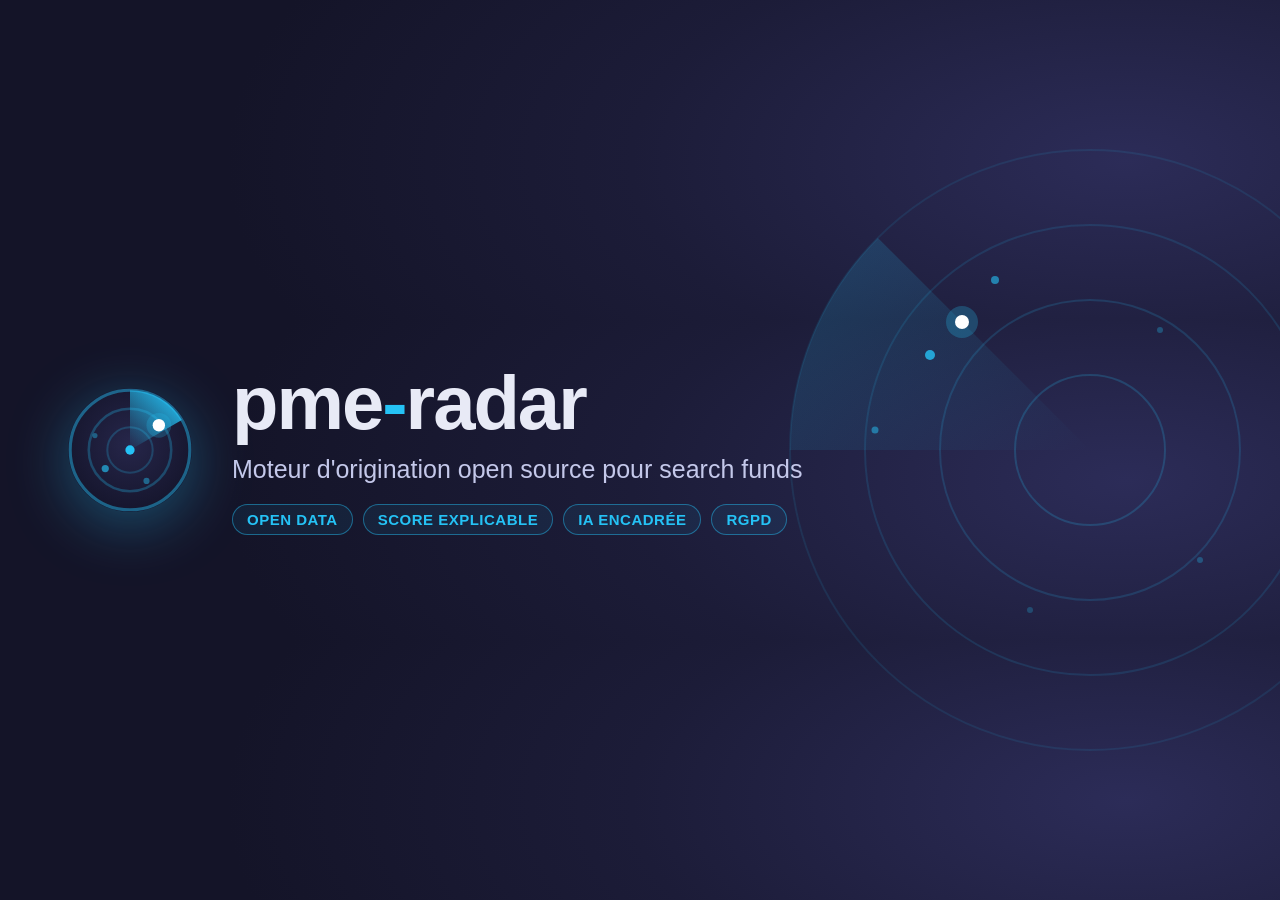
<file: scripts/promo/banner.html>
<!doctype html><html lang="fr"><meta charset="utf-8"><style>
*{margin:0;box-sizing:border-box}
body{width:1280px;height:320px;overflow:hidden;font-family:"Inter",sans-serif;color:#e8eaf6;
 background:radial-gradient(900px 420px at 88% 50%,#2c2c58 0%,#1c1c38 55%,#141428 100%)}
.rings{position:absolute;right:-120px;top:50%;width:620px;height:620px;transform:translateY(-50%)}
.wrap{position:absolute;left:64px;top:0;bottom:0;display:flex;align-items:center;gap:36px}
.wrap img{width:132px;height:132px;filter:drop-shadow(0 12px 30px rgba(37,194,245,.35))}
h1{font-family:"Inter Display","Inter",sans-serif;font-size:76px;font-weight:700;letter-spacing:-2px;line-height:1}
h1 span{color:#25c2f5}
p{font-size:25px;color:#c4c8ea;margin-top:14px;font-weight:500}
.tags{display:flex;gap:10px;margin-top:20px}
.tags b{font-size:15px;font-weight:600;letter-spacing:.5px;color:#25c2f5;border:1.5px solid rgba(37,194,245,.45);
 border-radius:999px;padding:6px 14px;background:rgba(37,194,245,.07)}
</style><body>
<svg class="rings" viewBox="0 0 620 620"><g fill="none" stroke="#25c2f5">
 <circle cx="310" cy="310" r="300" stroke-opacity=".10" stroke-width="2"/>
 <circle cx="310" cy="310" r="225" stroke-opacity=".13" stroke-width="2"/>
 <circle cx="310" cy="310" r="150" stroke-opacity=".16" stroke-width="2"/>
 <circle cx="310" cy="310" r="75" stroke-opacity=".2" stroke-width="2"/></g>
 <defs><linearGradient id="g" x1="310" y1="310" x2="120" y2="70" gradientUnits="userSpaceOnUse">
 <stop offset="0" stop-color="#25c2f5" stop-opacity="0"/><stop offset="1" stop-color="#25c2f5" stop-opacity=".18"/></linearGradient></defs>
 <path d="M310 310 L10 310 A300 300 0 0 1 97.9 97.9 Z" fill="url(#g)"/>
 <g fill="#25c2f5"><circle cx="150" cy="215" r="5" fill-opacity=".8"/><circle cx="215" cy="140" r="4" fill-opacity=".6"/>
 <circle cx="95" cy="290" r="3.5" fill-opacity=".5"/><circle cx="420" cy="420" r="3" fill-opacity=".3"/>
 <circle cx="380" cy="190" r="3" fill-opacity=".3"/><circle cx="250" cy="470" r="3" fill-opacity=".25"/></g>
 <circle cx="182" cy="182" r="16" fill="#25c2f5" fill-opacity=".25"/><circle cx="182" cy="182" r="7" fill="#fff"/>
</svg>
<div class="wrap"><img src="../../docs/img/logo.svg" alt="">
 <div><h1>pme<span>-</span>radar</h1>
 <p>Moteur d'origination open source pour search funds</p>
 <div class="tags"><b>OPEN DATA</b><b>SCORE EXPLICABLE</b><b>IA ENCADRÉE</b><b>RGPD</b></div></div></div>
</body></html>
</file>
<file: scripts/promo/motion/motion.css>
/* Vidéo pme-radar : tout est positionné en absolu sur une scène 1920x1080, animé par motion.js. */
* { margin: 0; padding: 0; box-sizing: border-box; }
html, body { width: 1920px; height: 1080px; overflow: hidden; background: #0d0d1d; }
#stage {
  position: relative; width: 1920px; height: 1080px; overflow: hidden;
  font-family: "Inter", sans-serif; color: #e8eaf6;
  background: radial-gradient(1500px 950px at 50% 38%, #24244b 0%, #17172f 55%, #0c0c1b 100%);
}
canvas { position: absolute; inset: 0; }
#layer { position: absolute; inset: 0; }
#vignette { position: absolute; inset: 0; pointer-events: none;
  background: radial-gradient(ellipse at center, transparent 58%, rgba(4, 4, 14, .55) 100%); }
#fade { position: absolute; inset: 0; background: #07070f; opacity: 0; pointer-events: none; }
.scene { position: absolute; inset: 0; display: none; transform-origin: 0 0; }
.abs { position: absolute; }
.display { font-family: "Inter Display", "Inter", sans-serif; font-weight: 700; letter-spacing: -0.035em; }
.center { text-align: center; left: 0; right: 0; }
.muted { color: #9aa0c8; }
.cyan { color: #25c2f5; }
.amber { color: #ffb547; }
.red { color: #ff6b81; }
.w { display: inline-block; overflow: hidden; vertical-align: top; padding: 0 .02em .12em; }
.w > span { display: inline-block; will-change: transform; }
.letters > span { display: inline-block; }

/* Marque persistante */
.brand { position: absolute; left: 56px; top: 44px; display: flex; align-items: center; gap: 14px; }
.brand img { width: 46px; height: 46px; }
.brand b { font-family: "Inter Display", "Inter"; font-size: 28px; font-weight: 700; letter-spacing: -.02em; }
.brand b i { font-style: normal; color: #25c2f5; }

/* Pipeline */
.node { position: absolute; width: 84px; height: 84px; margin: -42px 0 0 -42px; border-radius: 50%;
  background: #1a1a33; border: 2px solid rgba(37,194,245,.55); display: grid; place-items: center; }
.node svg { width: 40px; height: 40px; }
.node-label { position: absolute; width: 290px; margin-left: -145px; text-align: center; }
.node-label .t { font-size: 27px; font-weight: 650; letter-spacing: -.01em; }
.node-label .s { font-size: 19px; color: #9aa0c8; margin-top: 4px; }
.count { position: absolute; width: 360px; margin-left: -180px; text-align: center; }
.count .n { font-family: "Inter Display", "Inter"; font-size: 46px; font-weight: 750; letter-spacing: -.03em; }
.count .l { font-size: 19px; color: #9aa0c8; }
.pill { position: absolute; padding: 12px 20px; border-radius: 14px; font-size: 19px; font-weight: 600;
  background: rgba(37,194,245,.07); border: 1.5px solid rgba(37,194,245,.35); white-space: nowrap; }
.pill small { display: block; font-size: 14px; font-weight: 500; color: #9aa0c8; margin-top: 2px; }

/* Fiche cible */
.card { position: absolute; background: linear-gradient(180deg, #212142 0%, #191932 100%);
  border: 1px solid #33335c; border-radius: 26px; box-shadow: 0 40px 120px rgba(0,0,0,.45); }
.card-head h3 { font-family: "Inter Display", "Inter"; font-size: 36px; font-weight: 750; letter-spacing: -.02em; }
.card-head p { font-size: 19px; color: #9aa0c8; margin-top: 6px; }
.tag { display: inline-block; font-size: 14px; font-weight: 700; letter-spacing: .08em; text-transform: uppercase;
  padding: 6px 12px; border-radius: 999px; }
.tag.synth { color: #ffb547; border: 1px solid rgba(255,181,71,.45); background: rgba(255,181,71,.08); }
.tag.ok { color: #25c2f5; border: 1px solid rgba(37,194,245,.5); background: rgba(37,194,245,.1); }
.row { position: absolute; left: 40px; right: 40px; height: 44px; display: flex; align-items: center; gap: 18px; }
.row .lab { width: 285px; font-size: 19px; color: #c8cbec; white-space: nowrap; overflow: hidden; text-overflow: ellipsis; }
.row .track { position: relative; width: 210px; height: 12px; border-radius: 6px; background: #2c2c4d; overflow: hidden; }
.row .fill { position: absolute; left: 0; top: 0; bottom: 0; border-radius: 6px;
  background: linear-gradient(90deg, #1a85ad, #25c2f5); }
.row .pts { width: 70px; font-size: 20px; font-weight: 700; text-align: right; font-variant-numeric: tabular-nums; }
.row .det { flex: 1; font-size: 16px; color: #9aa0c8; white-space: nowrap; overflow: hidden; text-overflow: ellipsis; }
.ring-num { position: absolute; text-align: center; font-family: "Inter Display", "Inter"; font-weight: 800;
  letter-spacing: -.04em; font-variant-numeric: tabular-nums; }

/* Email */
.window { position: absolute; background: #15152b; border: 1px solid #34345e; border-radius: 22px;
  box-shadow: 0 50px 140px rgba(0,0,0,.55); overflow: hidden; }
.window .bar { height: 50px; background: #1d1d3a; border-bottom: 1px solid #2c2c4d; display: flex;
  align-items: center; gap: 9px; padding: 0 20px; }
.window .bar i { width: 13px; height: 13px; border-radius: 50%; display: block; }
.window .bar span { margin-left: 14px; font-size: 16px; color: #9aa0c8; }
.field { font-size: 18px; padding: 14px 30px; border-bottom: 1px solid #25254a; color: #c8cbec; }
.field b { color: #9aa0c8; font-weight: 500; display: inline-block; width: 74px; }
.body { padding: 22px 30px; font-size: 17.5px; line-height: 1.55; white-space: pre-wrap; color: #e3e5f7; }
.caret { display: inline-block; width: 2px; height: 1.15em; background: #25c2f5; vertical-align: text-bottom; margin-left: 1px; }
.stamp { position: absolute; padding: 14px 22px; border: 3px solid #ff6b81; border-radius: 12px; color: #ff6b81;
  font-size: 24px; font-weight: 800; letter-spacing: .06em; background: rgba(255,107,129,.08);
  box-shadow: 0 0 40px rgba(255,107,129,.25); white-space: nowrap; }
.chip { position: absolute; padding: 10px 18px; border-radius: 999px; font-size: 18px; white-space: nowrap; }
.chip.amber { color: #ffb547; border: 1.5px solid rgba(255,181,71,.45); background: rgba(255,181,71,.08); }
.check { position: absolute; display: flex; align-items: center; gap: 14px; font-size: 25px; }
.check svg { width: 30px; height: 30px; flex: none; }

/* Dashboard */
.browser { position: absolute; border-radius: 18px; overflow: hidden; background: #1a1a30;
  border: 1px solid #3a3a66; box-shadow: 0 60px 160px rgba(0,0,0,.6); transform-origin: 50% 50%; }
.browser .bar { height: 44px; background: #20203e; display: flex; align-items: center; gap: 8px; padding: 0 18px; }
.browser .bar i { width: 12px; height: 12px; border-radius: 50%; display: block; }
.browser .bar u { margin-left: 18px; flex: 1; max-width: 520px; height: 26px; border-radius: 8px; background: #15152b;
  color: #9aa0c8; font-size: 14px; text-decoration: none; display: flex; align-items: center; padding-left: 14px; }
.viewport { position: relative; overflow: hidden; }
.viewport img { position: absolute; left: 0; top: 0; width: 100%; }
.hl { position: absolute; border: 2.5px solid #25c2f5; border-radius: 14px; box-shadow: 0 0 30px rgba(37,194,245,.6); }
.cursor { position: absolute; width: 34px; height: 34px; filter: drop-shadow(0 6px 10px rgba(0,0,0,.5)); }
.callout { position: absolute; padding: 12px 20px; border-radius: 14px; background: rgba(13,13,30,.85);
  border: 1.5px solid rgba(37,194,245,.55); font-size: 22px; font-weight: 650; white-space: nowrap;
  box-shadow: 0 20px 60px rgba(0,0,0,.45); }

/* Confiance */
.tile { position: absolute; width: 390px; height: 262px; padding: 34px 32px; border-radius: 24px;
  background: linear-gradient(180deg, #222245 0%, #191932 100%); border: 1px solid #33335c; }
.tile svg { width: 58px; height: 58px; }
.tile h4 { font-size: 27px; font-weight: 700; margin-top: 26px; letter-spacing: -.01em; }
.tile p { font-size: 19px; color: #9aa0c8; margin-top: 10px; line-height: 1.45; }
.stat { position: relative; font-size: 25px; color: #c8cbec; white-space: nowrap; }
.stat b { font-family: "Inter Display", "Inter"; color: #25c2f5; font-size: 34px; font-weight: 750; margin-right: 8px; }
.cta { position: absolute; left: 50%; padding: 16px 30px; border-radius: 999px; font-size: 26px; font-weight: 600;
  border: 1.5px solid rgba(37,194,245,.6); background: rgba(37,194,245,.08); color: #e8eaf6; white-space: nowrap; }

/* Pré-due diligence */
.page { position: absolute; width: 380px; border-radius: 10px; border: 1px solid #3a3a66;
  box-shadow: 0 40px 100px rgba(0,0,0,.55); background: #fff; }
.ddl { font-size: 14px; font-weight: 700; letter-spacing: .1em; text-transform: uppercase; color: #9aa0c8; }
.ddl b { color: #25c2f5; font-size: 16px; }
.evtrack { height: 20px; border-radius: 10px; background: #2c2c4d; }
.evfill { position: absolute; top: 0; bottom: 0; border-radius: 10px; background: linear-gradient(90deg, #1a85ad, #25c2f5);
  box-shadow: 0 0 24px rgba(37,194,245,.45); }
.evlab { position: absolute; top: 28px; transform: translateX(-50%); font-family: "Inter Display", "Inter"; font-size: 22px;
  font-weight: 750; white-space: nowrap; font-variant-numeric: tabular-nums; }
.stackbar { height: 44px; border-radius: 10px; overflow: hidden; background: #2c2c4d; display: flex; gap: 3px; }
.stackbar i, .sq { display: block; height: 100%; }
.sg1 { background: #1a85ad; } .sg2 { background: #7fd0ec; } .sg3 { background: #e8eaf6; }
.seglabels { display: flex; gap: 30px; font-size: 19px; color: #c8cbec; white-space: nowrap; }
.seglabels .sq { display: inline-block; width: 13px; height: 13px; border-radius: 3px; margin-right: 9px; vertical-align: -1px; }
.ddsig { display: flex; gap: 12px; flex-wrap: wrap; }
.ddchip { padding: 8px 16px; border-radius: 999px; font-size: 17px; white-space: nowrap; transform-origin: 0 50%; }
.lv-high { color: #ff6b81; border: 1.5px solid rgba(255,107,129,.5); background: rgba(255,107,129,.08); }
.lv-mid { color: #ffb547; border: 1.5px solid rgba(255,181,71,.5); background: rgba(255,181,71,.08); }
.lv-info { color: #c8cbec; border: 1.5px solid rgba(154,160,200,.4); background: rgba(154,160,200,.08); }
.qline { font-size: 19px; color: #e3e5f7; white-space: nowrap; overflow: hidden; text-overflow: ellipsis; }
.qline b { color: #6b6f8e; margin-right: 12px; font-size: 14px; vertical-align: 2px; }
.qline b.trig { color: #ffb547; }
.stamp.go { border-color: #2ee6a6; color: #2ee6a6; background: rgba(46,230,166,.08); box-shadow: 0 0 40px rgba(46,230,166,.25); }
</file>
